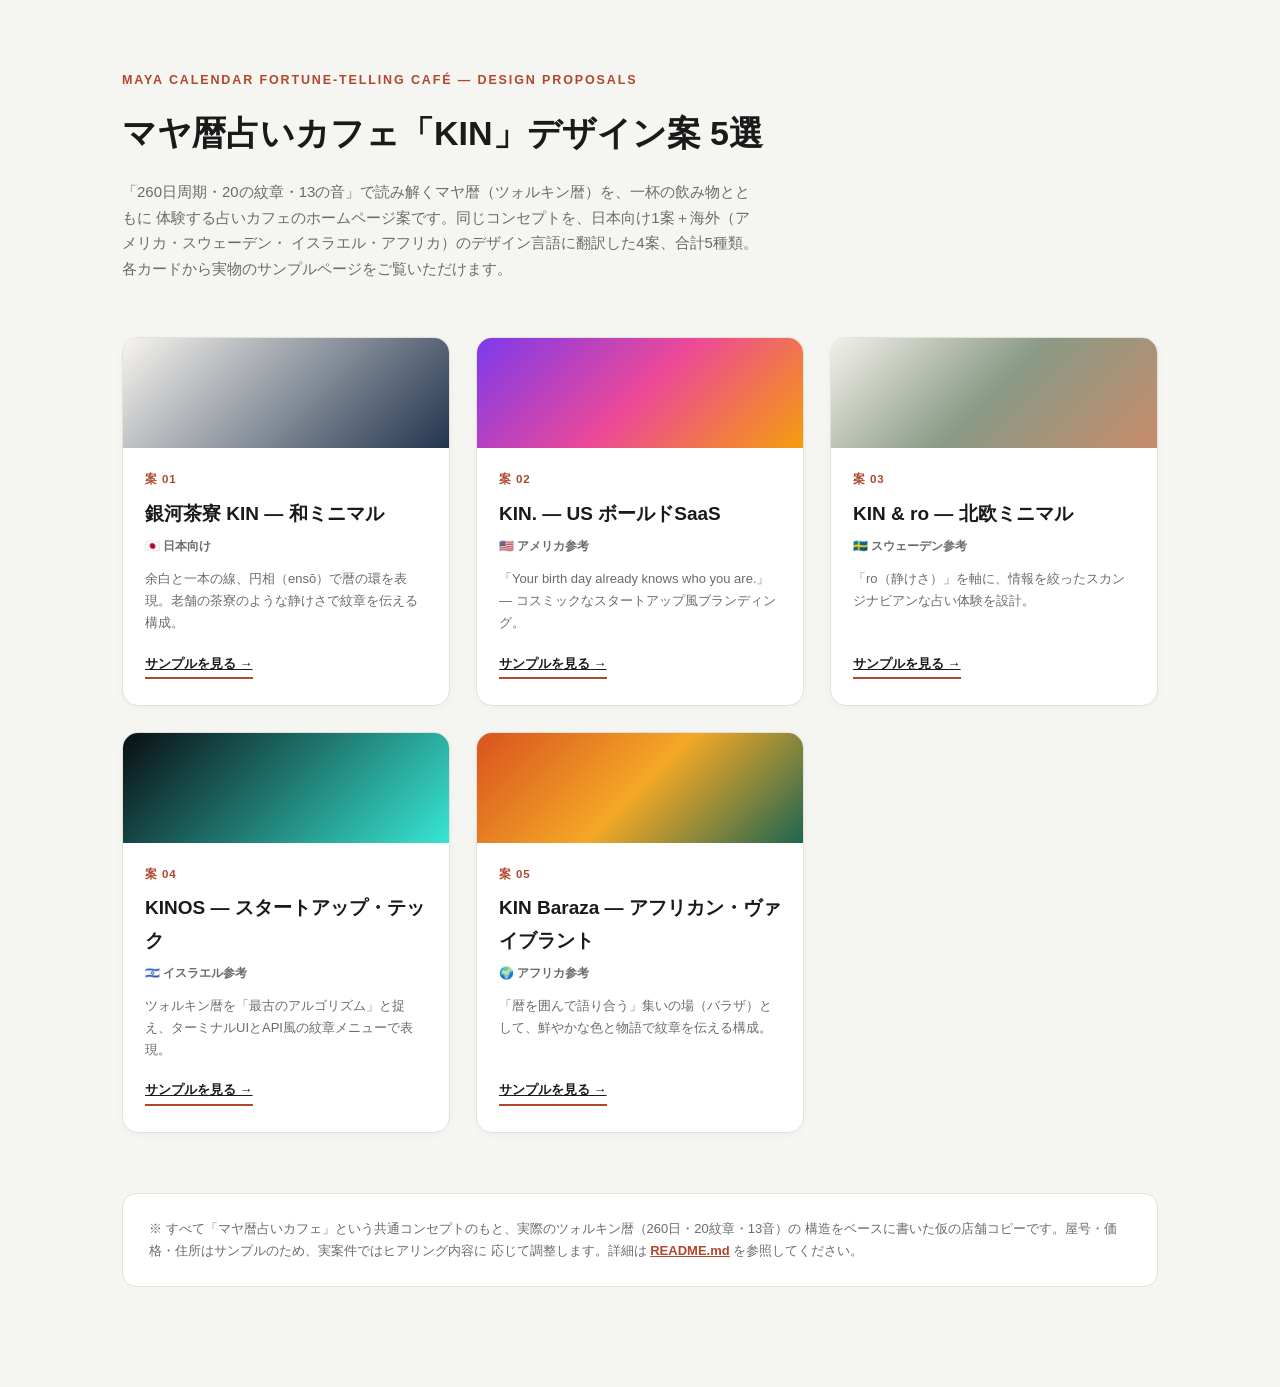
<file: portfolio-designs/index.html>
<!DOCTYPE html>
<html lang="ja">
<head>
<meta charset="UTF-8">
<meta name="viewport" content="width=device-width, initial-scale=1.0">
<title>マヤ暦占いカフェ「KIN」— デザイン案5選 ギャラリー</title>
<style>
  :root{--bg:#f5f5f2; --ink:#1a1a1a; --sub:#6b6b6b; --line:#e2e0da; --card:#fff;}
  *{box-sizing:border-box; margin:0; padding:0;}
  body{font-family:"Hiragino Kaku Gothic ProN","Yu Gothic",Arial,sans-serif; background:var(--bg); color:var(--ink); line-height:1.7;}
  .wrap{max-width:1100px; margin:0 auto; padding:70px 32px 100px;}
  header{margin-bottom:56px;}
  header .eyebrow{font-size:12.5px; letter-spacing:.15em; color:#b0472e; font-weight:800; text-transform:uppercase;}
  h1{font-size:34px; font-weight:900; margin:14px 0 16px;}
  header p{color:var(--sub); font-size:15px; max-width:640px;}
  .grid{display:grid; grid-template-columns:repeat(auto-fit, minmax(300px,1fr)); gap:26px; margin-top:50px;}
  .card{background:var(--card); border:1px solid var(--line); border-radius:16px; overflow:hidden; display:flex; flex-direction:column; box-shadow:0 2px 10px rgba(0,0,0,.03);}
  .swatch{height:110px; position:relative;}
  .s1{background:linear-gradient(135deg,#f7f4ee,#22344e);}
  .s2{background:linear-gradient(135deg,#7c3aed,#ec4899,#f59e0b);}
  .s3{background:linear-gradient(135deg,#f2f0ea,#8a9a86,#c88b6a);}
  .s4{background:linear-gradient(135deg,#0a0e12,#37e6d3);}
  .s5{background:linear-gradient(135deg,#d9531e,#f4a827,#1f6650);}
  .card .body{padding:22px 22px 26px; flex:1; display:flex; flex-direction:column;}
  .card .no{font-size:11.5px; font-weight:800; color:#b0472e; letter-spacing:.08em;}
  .card h3{font-size:19px; font-weight:800; margin:8px 0 6px;}
  .card .country{font-size:12px; color:var(--sub); font-weight:700; margin-bottom:12px;}
  .card p{font-size:13px; color:var(--sub); flex:1; margin-bottom:18px;}
  .card a{align-self:flex-start; font-size:13px; font-weight:800; color:var(--ink); border-bottom:2px solid #b0472e; padding-bottom:2px;}
  .card a:hover{color:#b0472e;}
  .note{margin-top:60px; padding:24px 26px; background:#fff; border:1px solid var(--line); border-radius:14px; font-size:13px; color:var(--sub);}
</style>
</head>
<body>
<div class="wrap">
  <header>
    <div class="eyebrow">Maya Calendar Fortune-telling Café — Design Proposals</div>
    <h1>マヤ暦占いカフェ「KIN」デザイン案 5選</h1>
    <p>「260日周期・20の紋章・13の音」で読み解くマヤ暦（ツォルキン暦）を、一杯の飲み物とともに
    体験する占いカフェのホームページ案です。同じコンセプトを、日本向け1案＋海外（アメリカ・スウェーデン・
    イスラエル・アフリカ）のデザイン言語に翻訳した4案、合計5種類。各カードから実物のサンプルページをご覧いただけます。</p>
  </header>

  <div class="grid">
    <div class="card">
      <div class="swatch s1"></div>
      <div class="body">
        <div class="no">案 01</div>
        <h3>銀河茶寮 KIN — 和ミニマル</h3>
        <div class="country">🇯🇵 日本向け</div>
        <p>余白と一本の線、円相（ensō）で暦の環を表現。老舗の茶寮のような静けさで紋章を伝える構成。</p>
        <a href="01-japan.html">サンプルを見る →</a>
      </div>
    </div>
    <div class="card">
      <div class="swatch s2"></div>
      <div class="body">
        <div class="no">案 02</div>
        <h3>KIN. — US ボールドSaaS</h3>
        <div class="country">🇺🇸 アメリカ参考</div>
        <p>「Your birth day already knows who you are.」— コスミックなスタートアップ風ブランディング。</p>
        <a href="02-usa.html">サンプルを見る →</a>
      </div>
    </div>
    <div class="card">
      <div class="swatch s3"></div>
      <div class="body">
        <div class="no">案 03</div>
        <h3>KIN &amp; ro — 北欧ミニマル</h3>
        <div class="country">🇸🇪 スウェーデン参考</div>
        <p>「ro（静けさ）」を軸に、情報を絞ったスカンジナビアンな占い体験を設計。</p>
        <a href="03-sweden.html">サンプルを見る →</a>
      </div>
    </div>
    <div class="card">
      <div class="swatch s4"></div>
      <div class="body">
        <div class="no">案 04</div>
        <h3>KINOS — スタートアップ・テック</h3>
        <div class="country">🇮🇱 イスラエル参考</div>
        <p>ツォルキン暦を「最古のアルゴリズム」と捉え、ターミナルUIとAPI風の紋章メニューで表現。</p>
        <a href="04-israel.html">サンプルを見る →</a>
      </div>
    </div>
    <div class="card">
      <div class="swatch s5"></div>
      <div class="body">
        <div class="no">案 05</div>
        <h3>KIN Baraza — アフリカン・ヴァイブラント</h3>
        <div class="country">🌍 アフリカ参考</div>
        <p>「暦を囲んで語り合う」集いの場（バラザ）として、鮮やかな色と物語で紋章を伝える構成。</p>
        <a href="05-africa.html">サンプルを見る →</a>
      </div>
    </div>
  </div>

  <div class="note">
    ※ すべて「マヤ暦占いカフェ」という共通コンセプトのもと、実際のツォルキン暦（260日・20紋章・13音）の
    構造をベースに書いた仮の店舗コピーです。屋号・価格・住所はサンプルのため、実案件ではヒアリング内容に
    応じて調整します。詳細は
    <a href="README.md" style="color:#b0472e; font-weight:700;">README.md</a> を参照してください。
  </div>
</div>
</body>
</html>
</file>
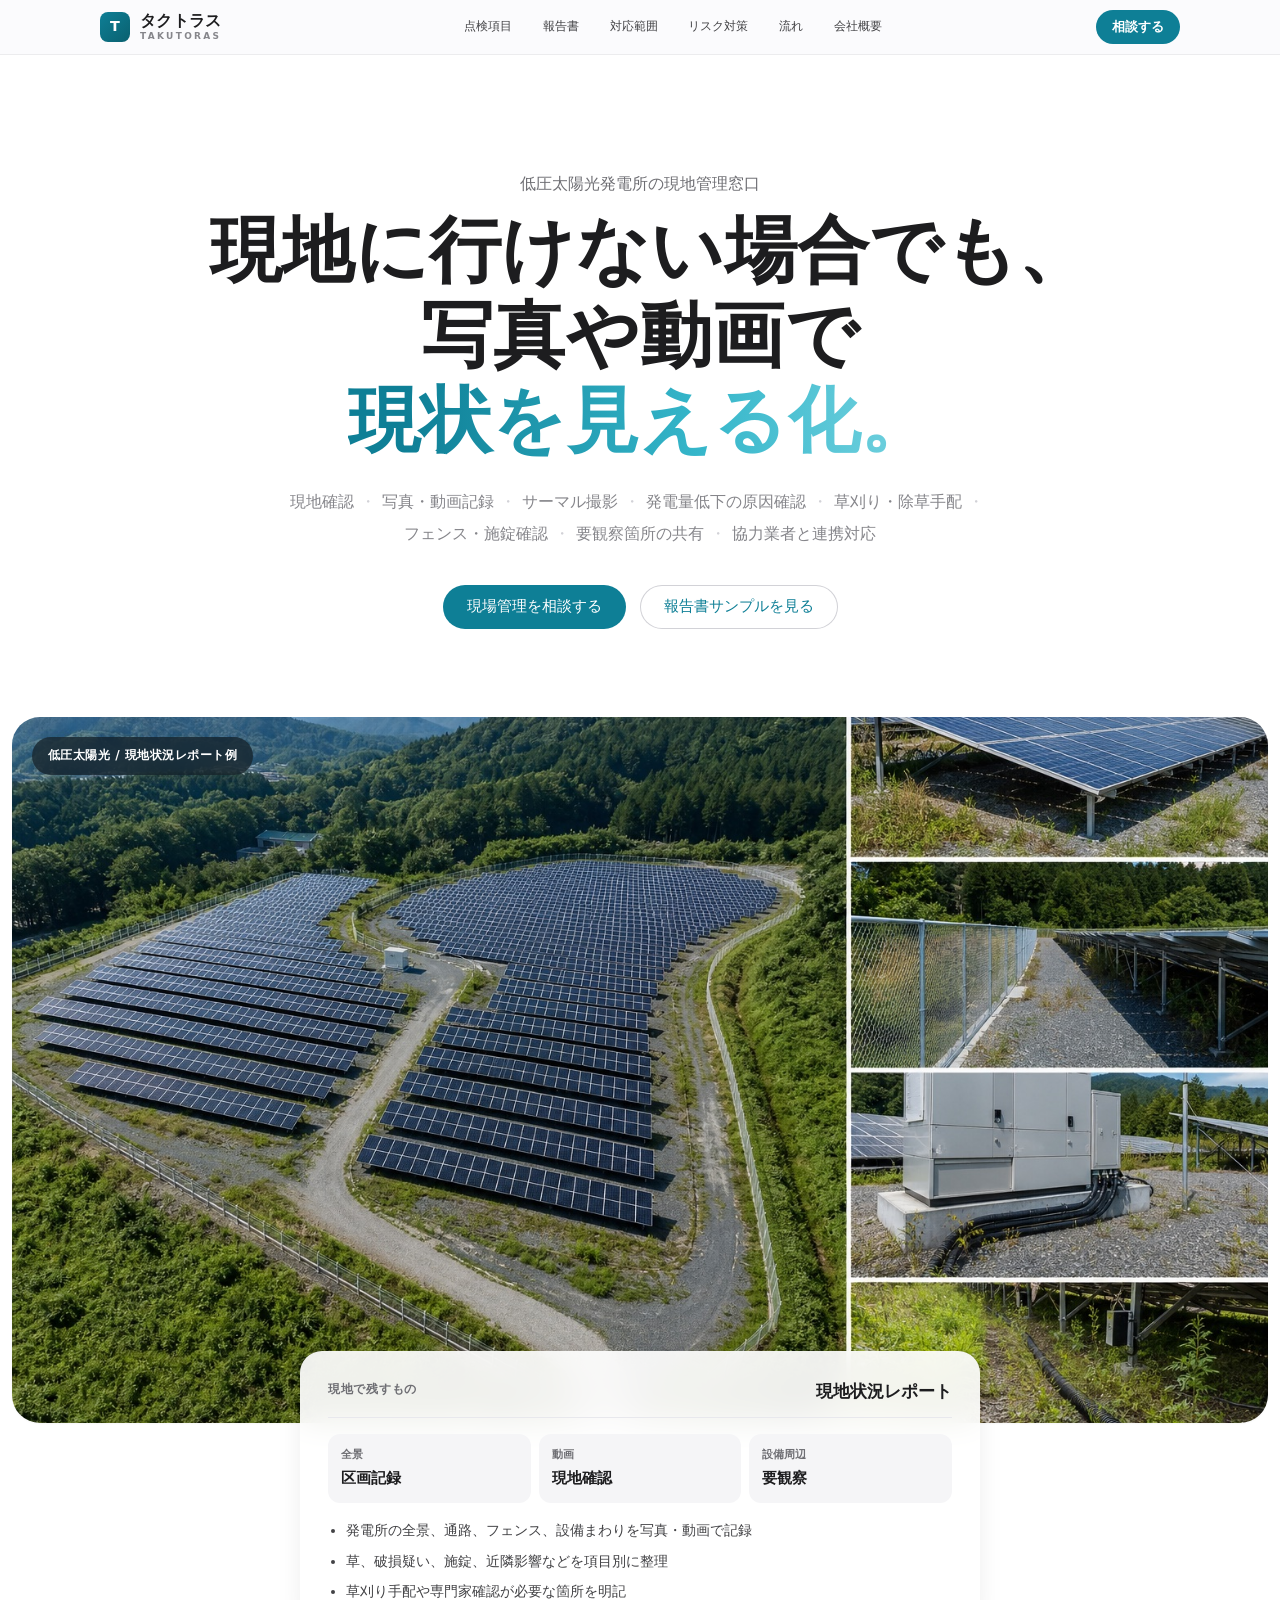
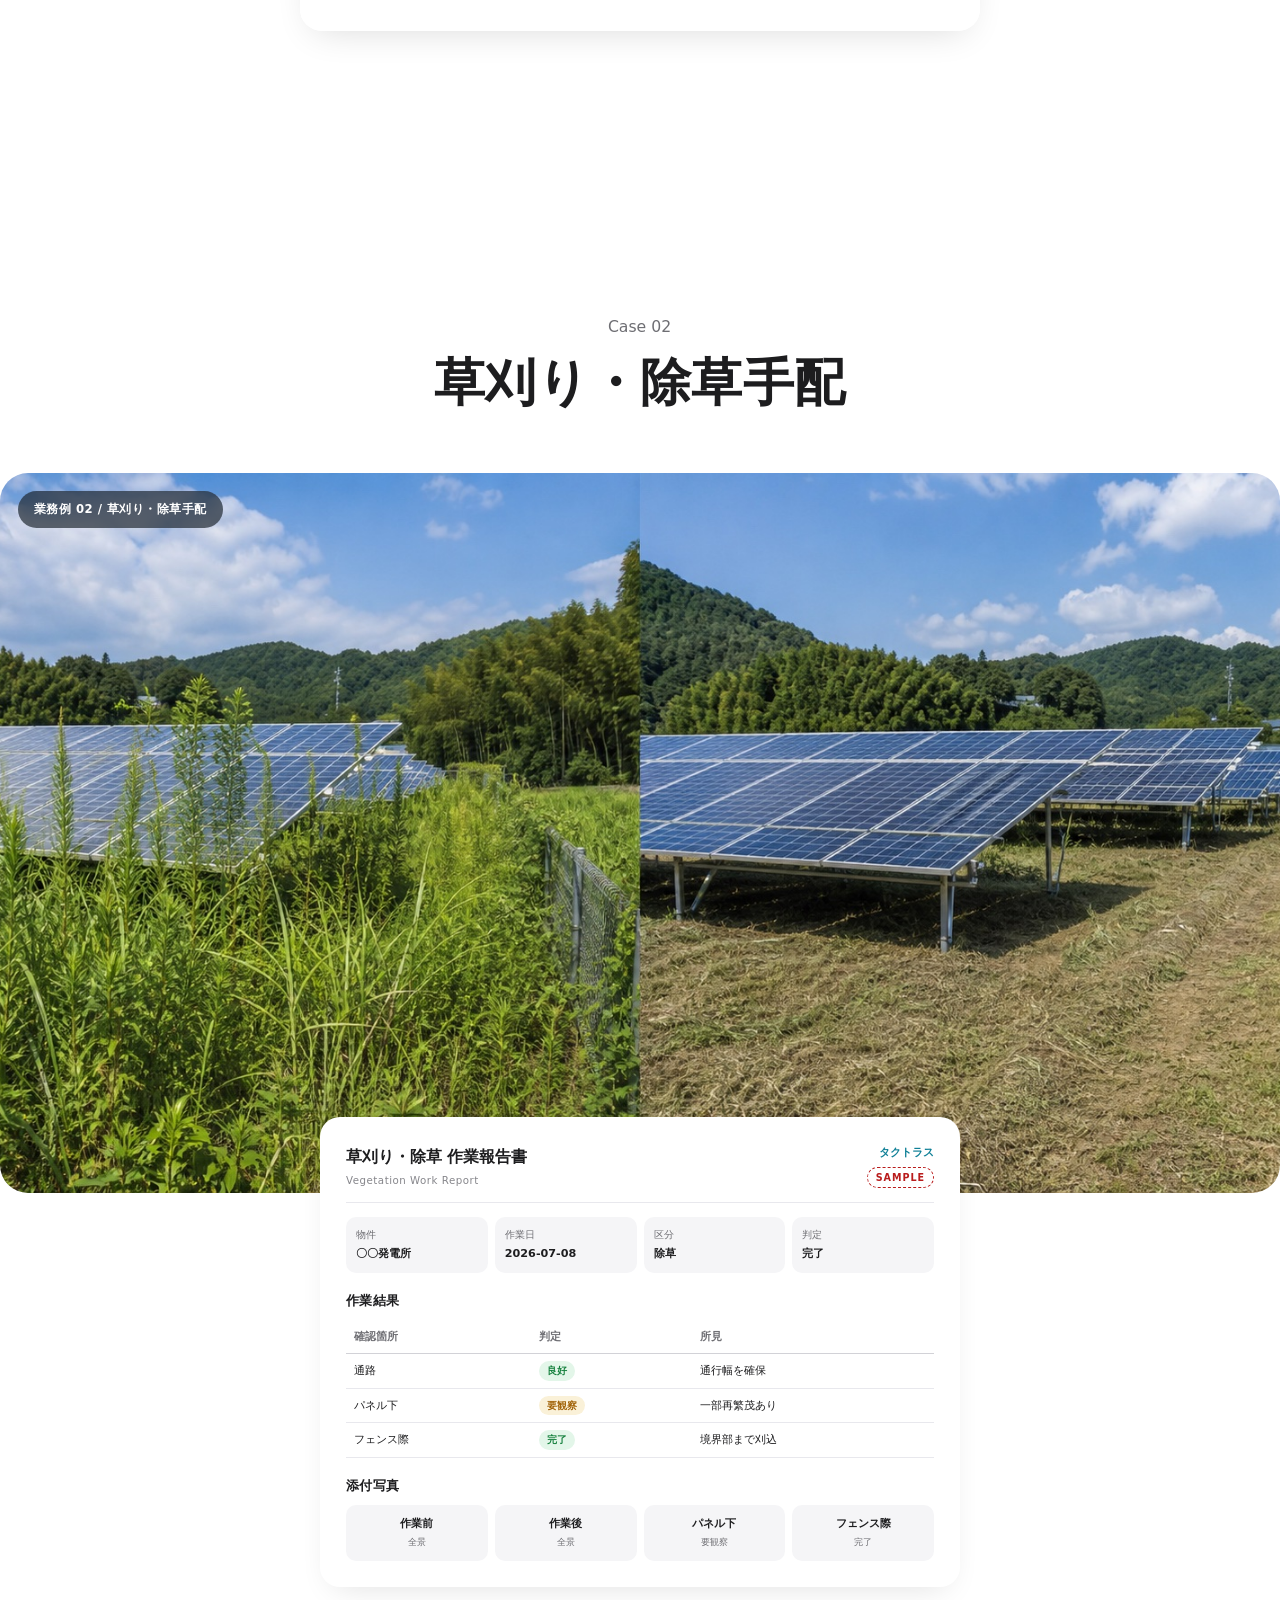
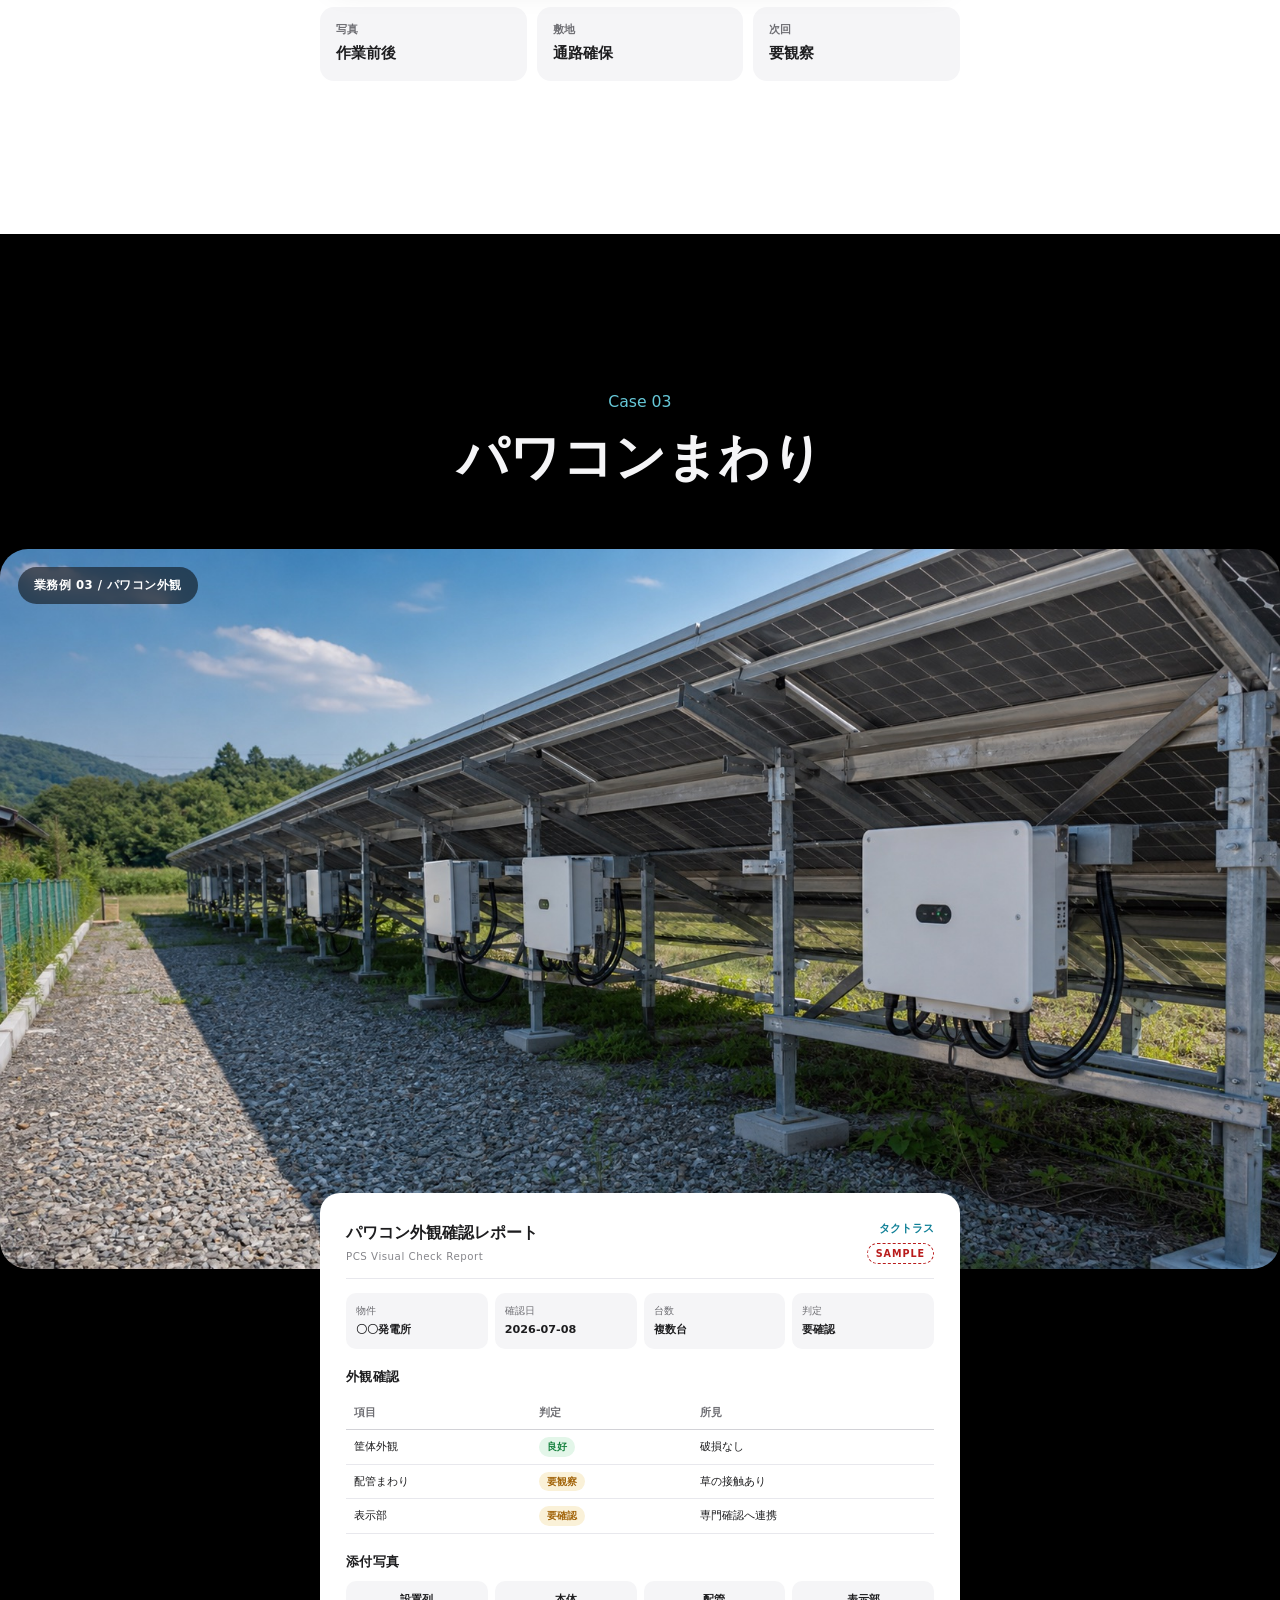
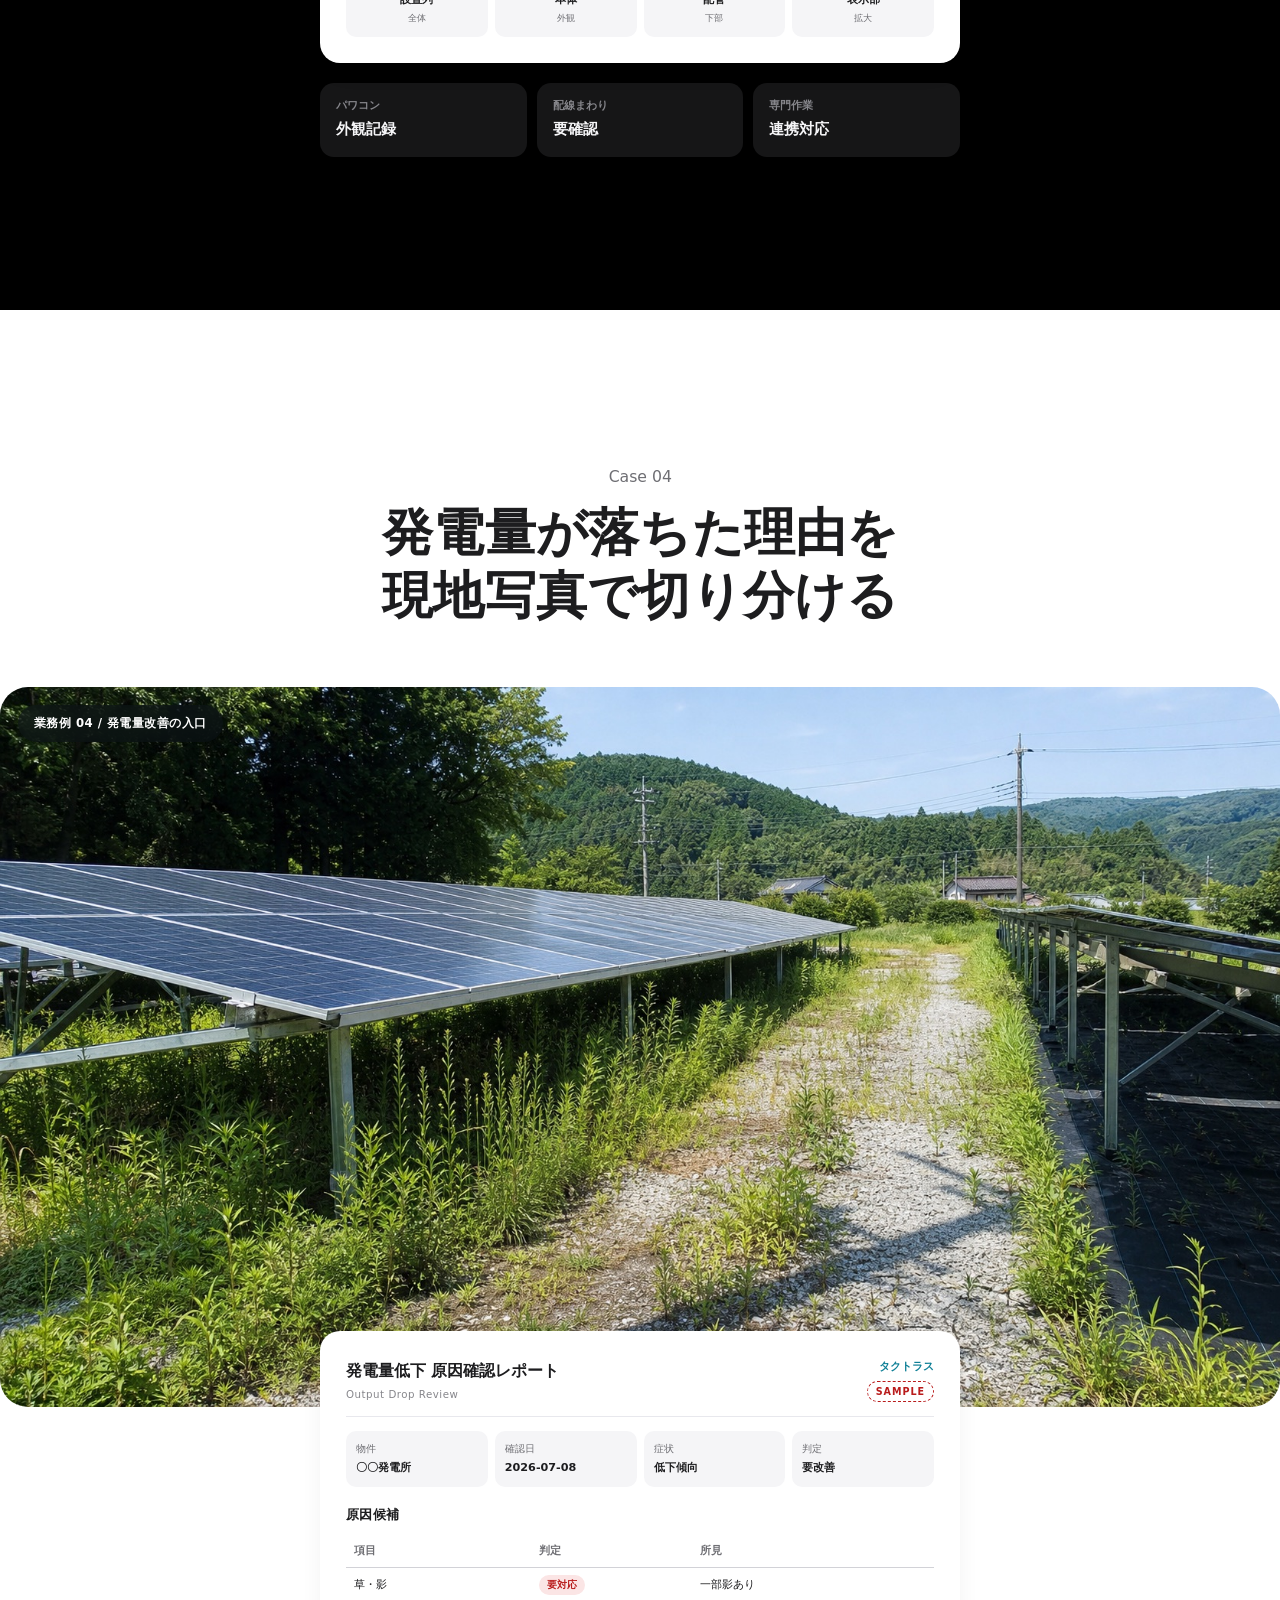
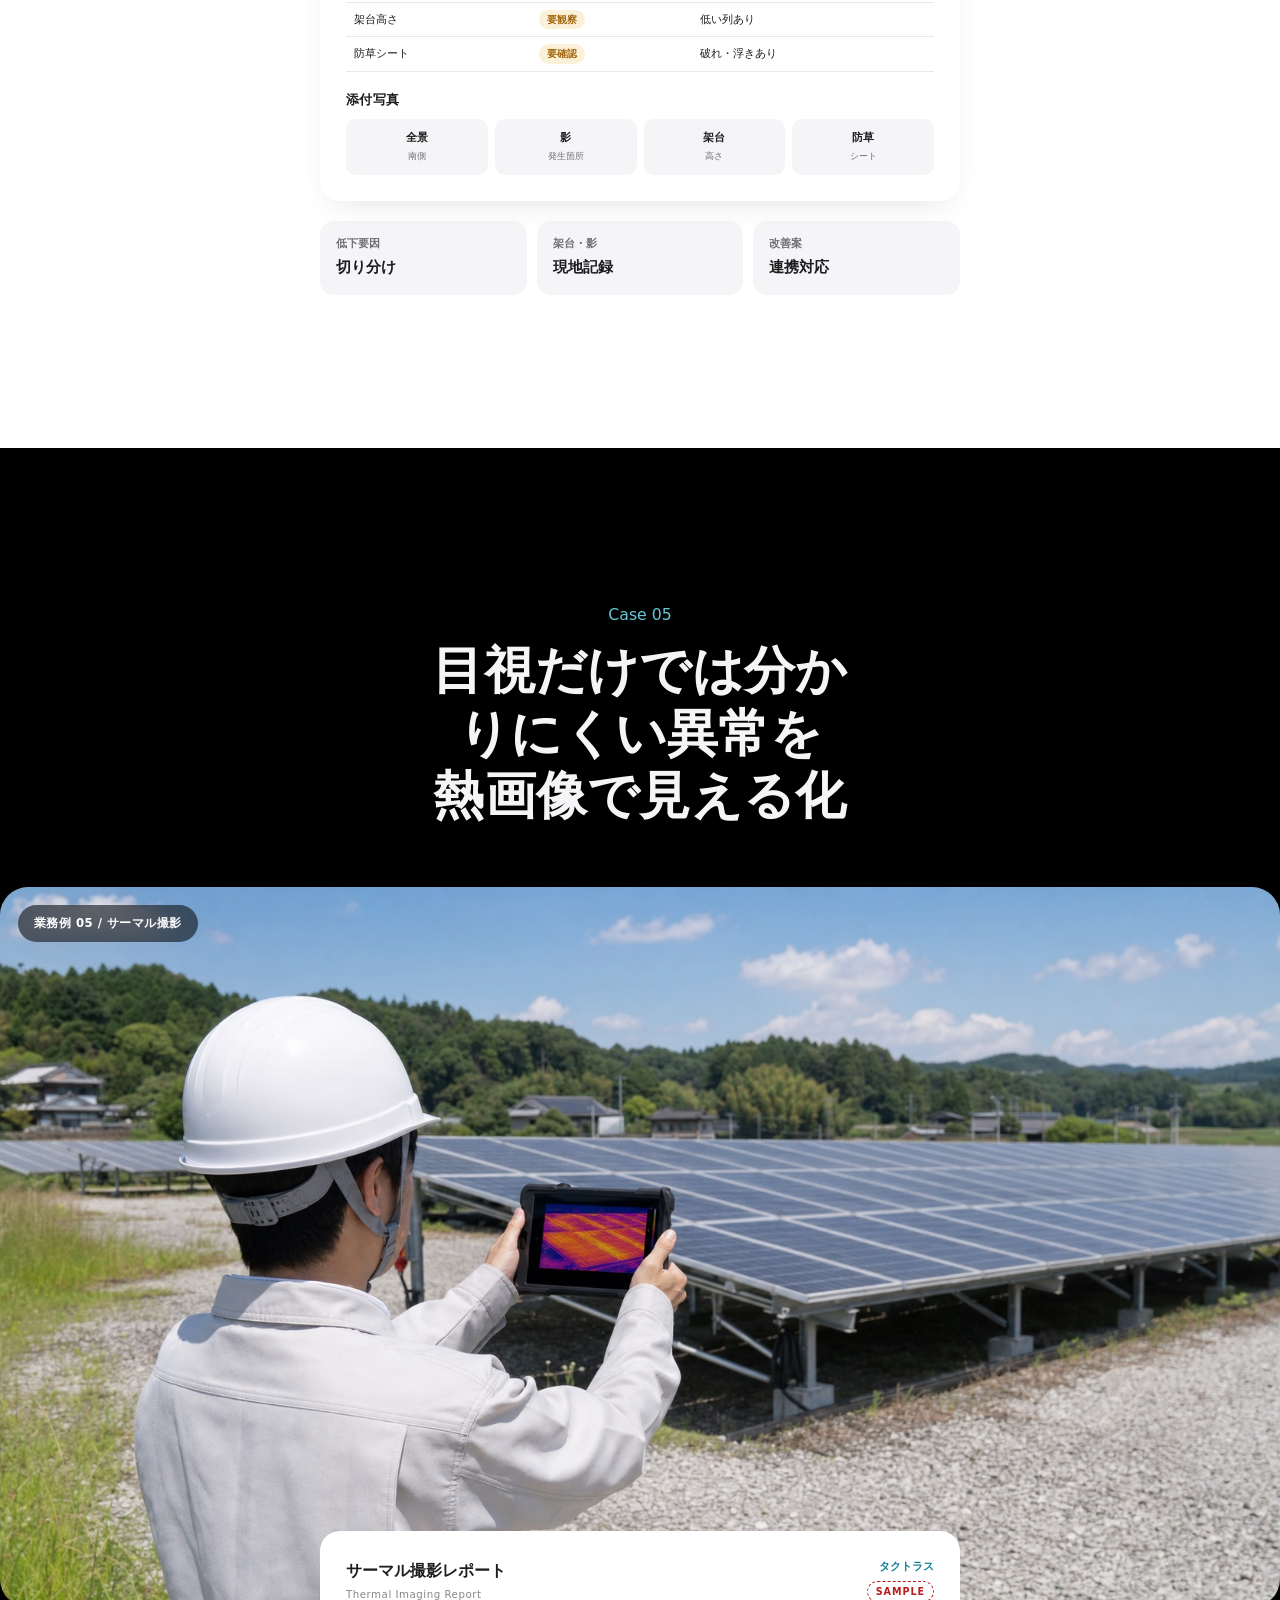
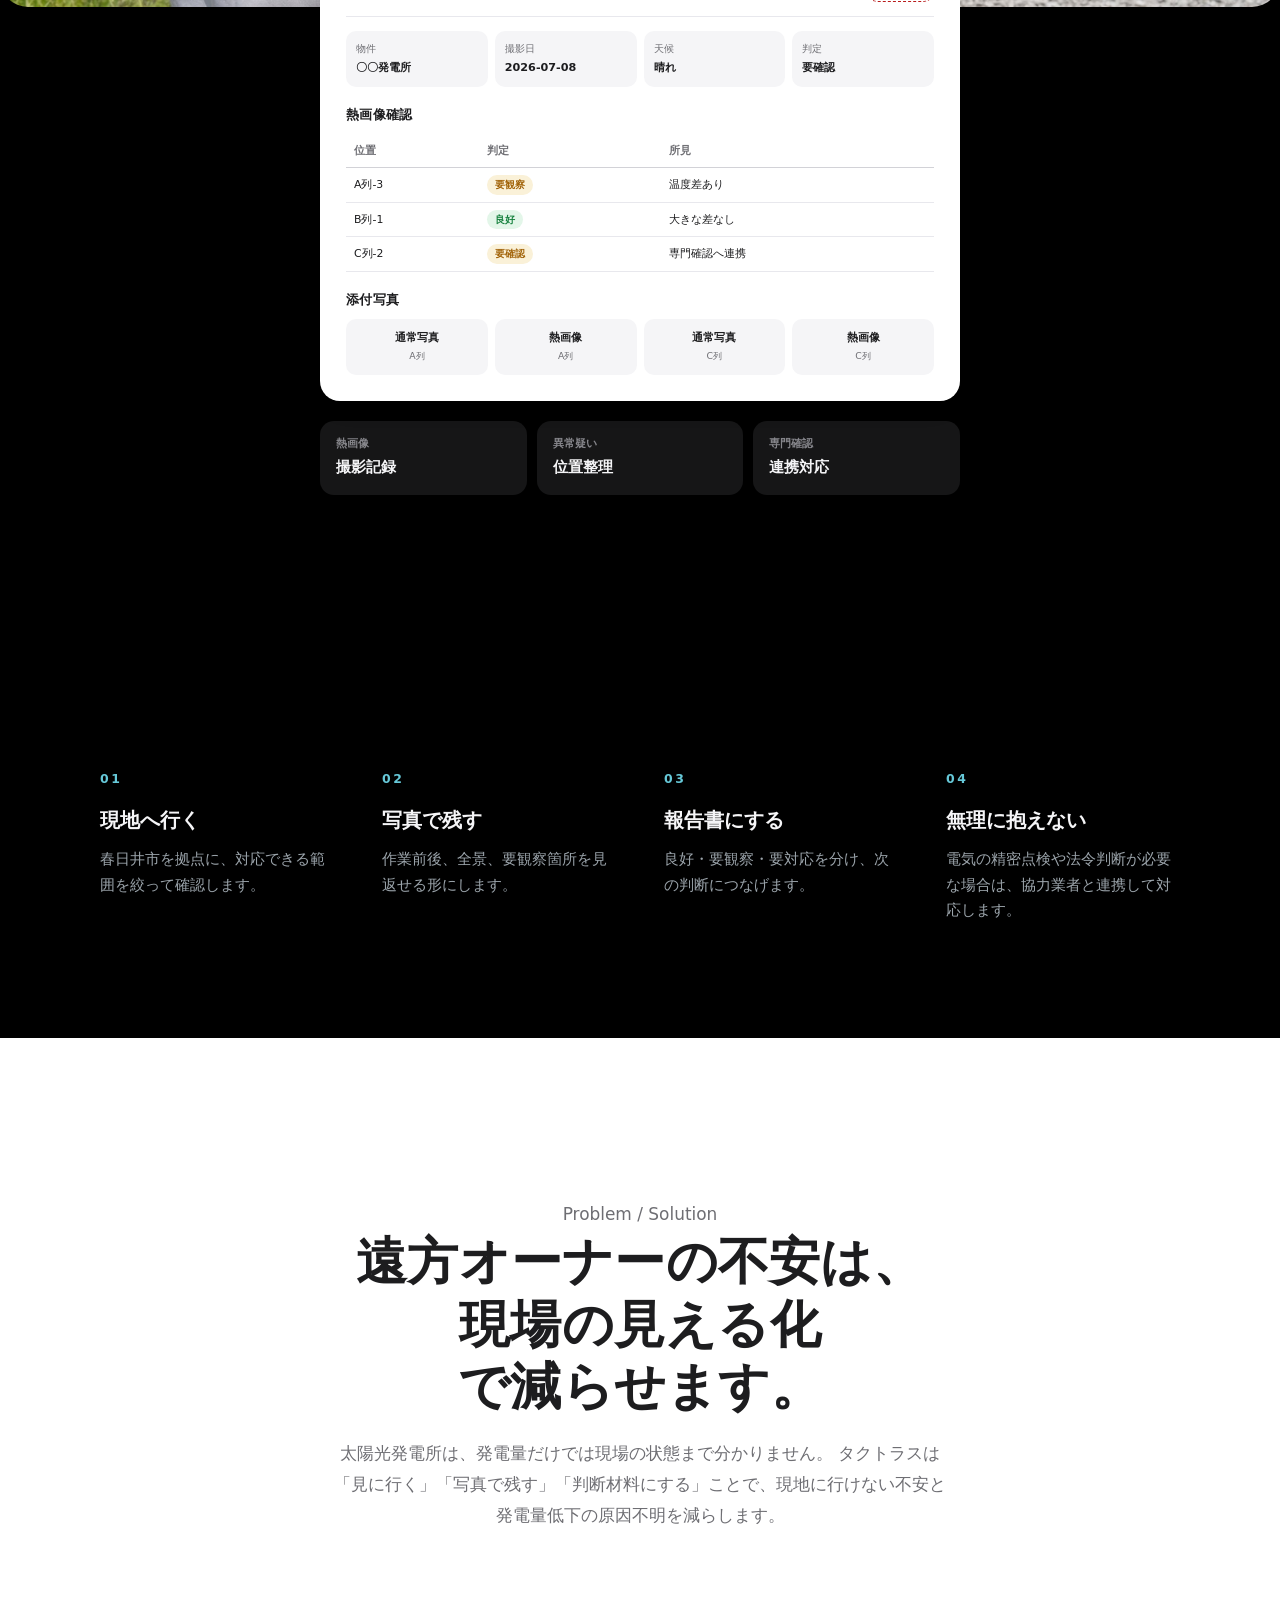
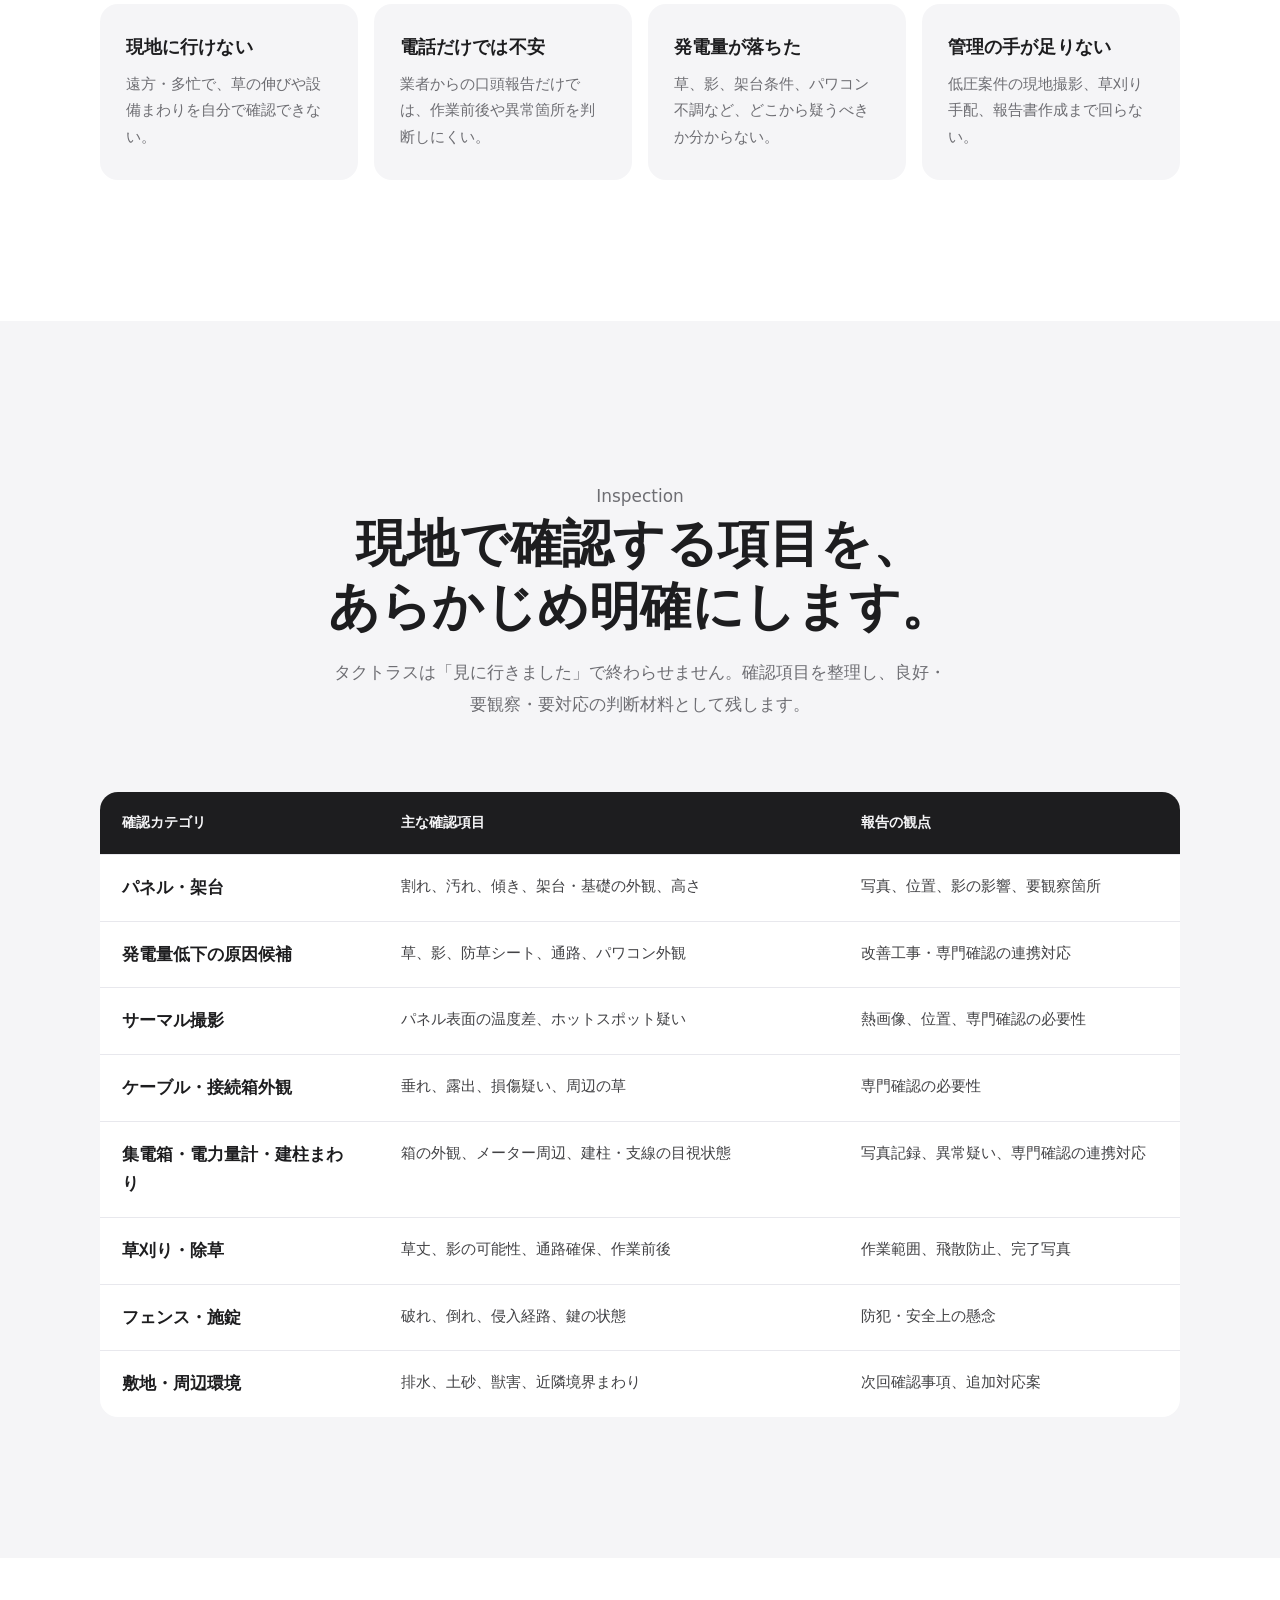
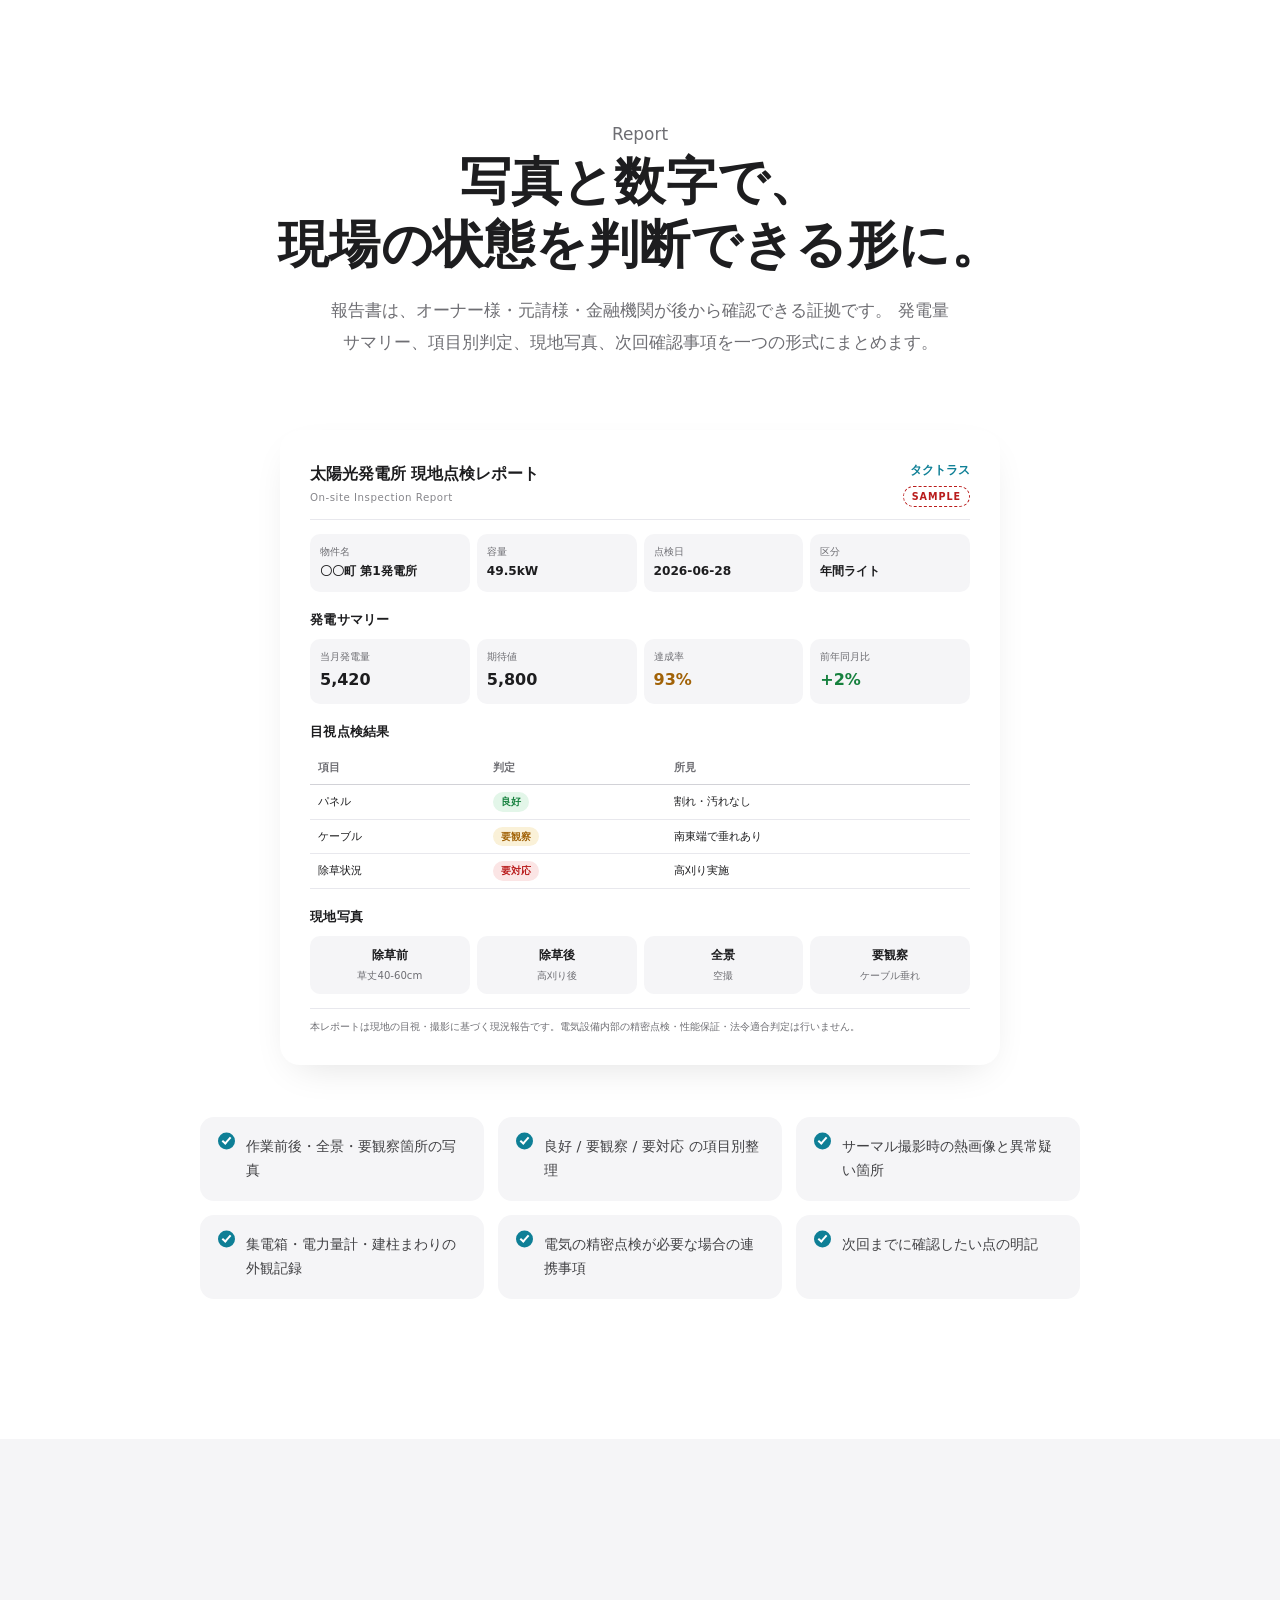
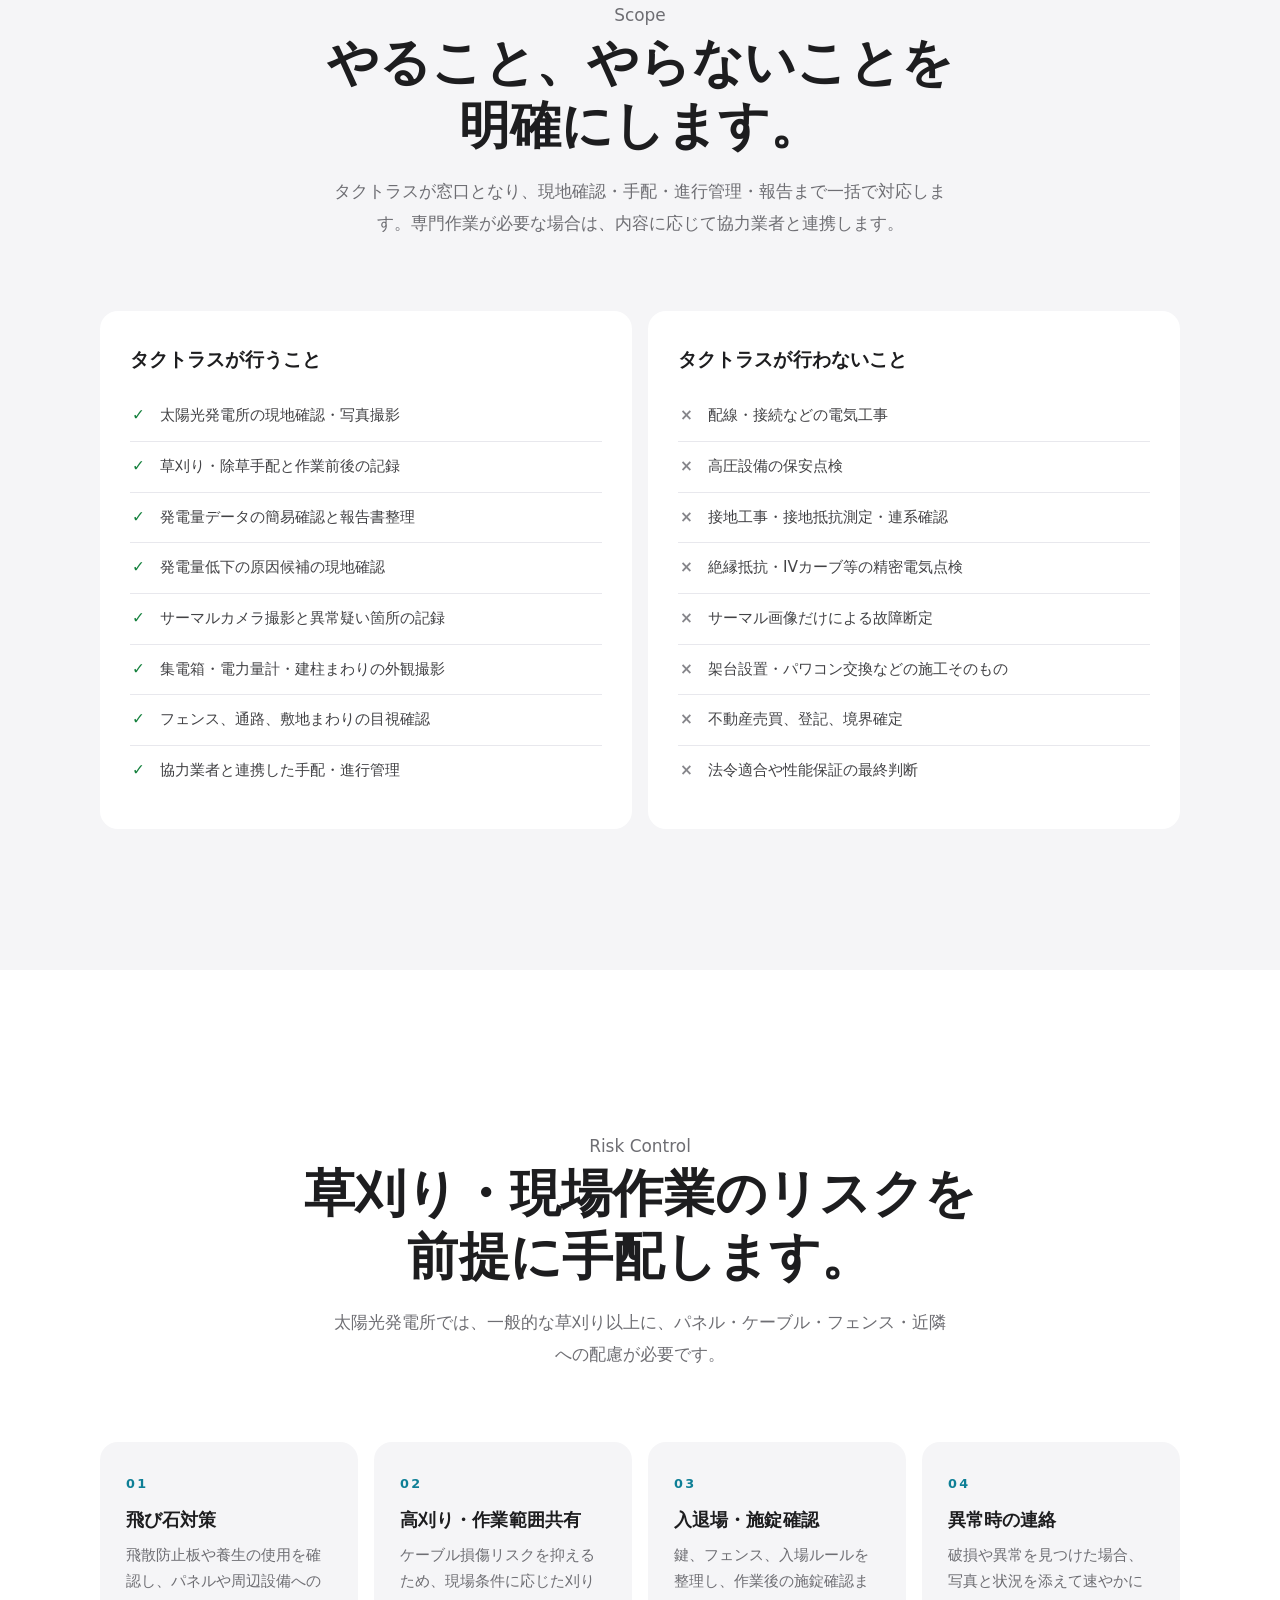
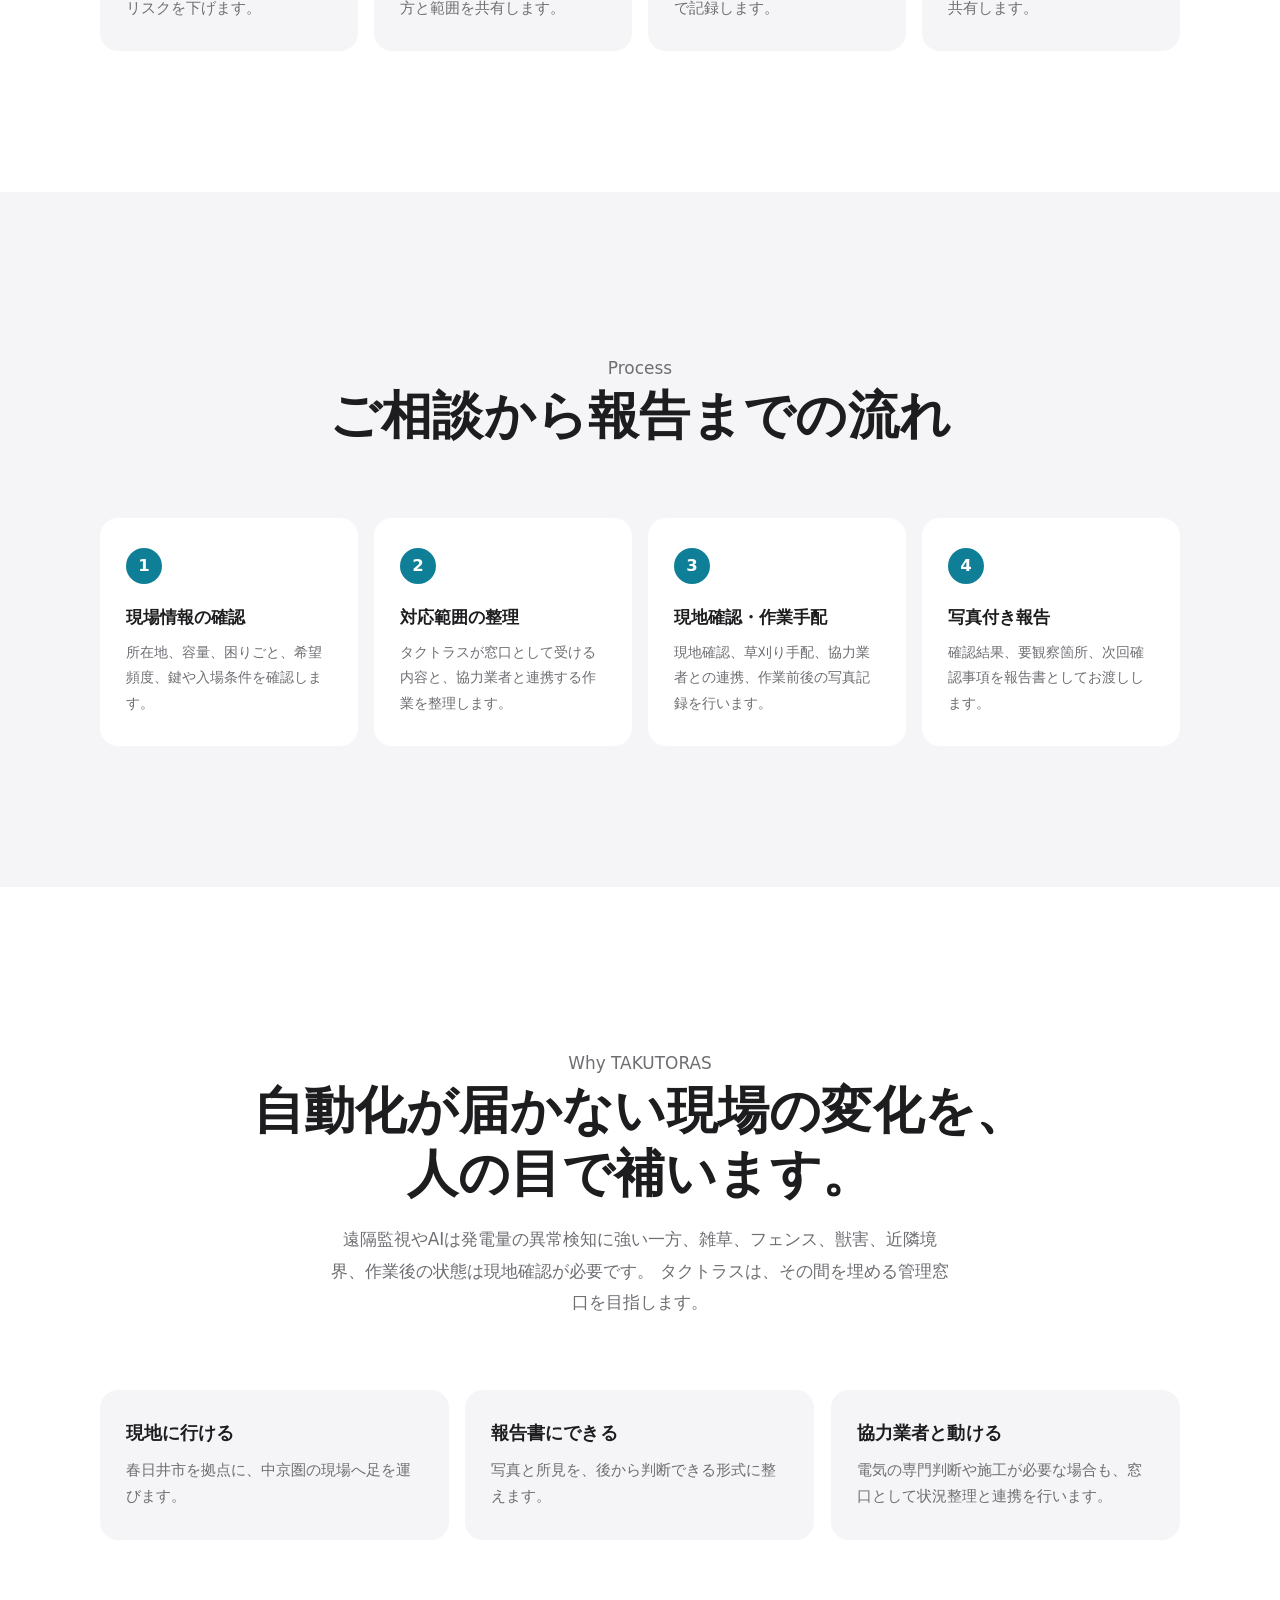
<file: takutoras-site/index.html>
<!doctype html>
<html lang="ja">
  <head>
    <meta charset="utf-8" />
    <meta name="viewport" content="width=device-width, initial-scale=1" />
    <title>タクトラス | 愛知・岐阜・三重の太陽光発電所 現地確認・発電量低下の原因確認・草刈り手配</title>
    <meta
      name="description"
      content="タクトラスは、愛知県春日井市を拠点に、太陽光発電所の現地確認、発電量低下の原因確認、草刈り手配、写真付き報告書作成を行う管理窓口です。"
    />
    <link rel="stylesheet" href="styles.css?v=20260710-apple-v2" />
  </head>
  <body>
    <header class="site-header">
      <div class="wrap nav">
        <a href="#top" class="brand" aria-label="タクトラス トップへ">
          <span class="brand-mark">T</span>
          <span class="brand-name">タクトラス<small>TAKUTORAS</small></span>
        </a>
        <nav class="nav-links" aria-label="主要ナビゲーション">
          <div class="nav-item">
            <a href="#inspection">点検項目</a>
            <div class="mega">
              <div class="mega-inner">
                <div class="mega-col">
                  <span class="mega-label">現地で確認する項目</span>
                  <a href="#insp-panel">パネル・架台</a>
                  <a href="#insp-output">発電量低下の原因候補</a>
                  <a href="#insp-thermal">サーマル撮影</a>
                  <a href="#insp-cable">ケーブル・接続箱外観</a>
                </div>
                <div class="mega-col">
                  <span class="mega-label">&nbsp;</span>
                  <a href="#insp-meter">集電箱・電力量計・建柱まわり</a>
                  <a href="#insp-mowing">草刈り・除草</a>
                  <a href="#insp-fence">フェンス・施錠</a>
                  <a href="#insp-site">敷地・周辺環境</a>
                </div>
              </div>
            </div>
          </div>
          <div class="nav-item">
            <a href="#report">報告書</a>
            <div class="mega">
              <div class="mega-inner">
                <div class="mega-col">
                  <span class="mega-label">報告書に含まれるもの</span>
                  <a href="#report">発電サマリー（実績・期待値・達成率）</a>
                  <a href="#report">項目別判定と現地写真</a>
                  <a href="#report">サーマル画像・異常疑い箇所</a>
                  <a href="#report">次回までの確認事項</a>
                </div>
              </div>
            </div>
          </div>
          <div class="nav-item">
            <a href="#scope">対応範囲</a>
            <div class="mega">
              <div class="mega-inner">
                <div class="mega-col">
                  <span class="mega-label">対応範囲</span>
                  <a href="#scope-do">タクトラスが行うこと</a>
                  <a href="#scope-dont">タクトラスが行わないこと</a>
                </div>
              </div>
            </div>
          </div>
          <div class="nav-item">
            <a href="#risk">リスク対策</a>
            <div class="mega">
              <div class="mega-inner">
                <div class="mega-col">
                  <span class="mega-label">現場のリスク対策</span>
                  <a href="#risk-stone">飛び石対策</a>
                  <a href="#risk-mowing">高刈り・作業範囲共有</a>
                  <a href="#risk-entry">入退場・施錠確認</a>
                  <a href="#risk-report">異常時の連絡</a>
                </div>
              </div>
            </div>
          </div>
          <div class="nav-item">
            <a href="#process">流れ</a>
            <div class="mega">
              <div class="mega-inner">
                <div class="mega-col">
                  <span class="mega-label">ご相談から報告まで</span>
                  <a href="#process">1. 現場情報の確認</a>
                  <a href="#process">2. 対応範囲の整理</a>
                  <a href="#process">3. 現地確認・作業手配</a>
                  <a href="#process">4. 写真付き報告</a>
                </div>
              </div>
            </div>
          </div>
          <div class="nav-item">
            <a href="#company">会社概要</a>
            <div class="mega">
              <div class="mega-inner">
                <div class="mega-col">
                  <span class="mega-label">タクトラス</span>
                  <a href="#company">代表：池田</a>
                  <a href="#company">拠点：愛知県春日井市</a>
                  <a href="#company">対応エリア：愛知・岐阜・三重</a>
                  <a href="#partners">協力業者様・専門家様へ</a>
                </div>
              </div>
            </div>
          </div>
        </nav>
        <a href="#contact" class="nav-cta">相談する</a>
      </div>
    </header>
    <div class="nav-veil" aria-hidden="true"></div>

    <main id="top">
      <section class="hero">
        <div class="wrap hero-copy">
          <p class="eyebrow"><span class="keep">低圧太陽光発電所</span>の<span class="keep">現地管理窓口</span></p>
          <h1>
            <span class="h1-line"><span class="keep">現地に行けない場合でも、</span></span>
            <span class="h1-line"><span class="keep">写真や動画で</span><span class="keep grad">現状を見える化。</span></span>
          </h1>
          <div class="service-chips" aria-label="対応業務の例">
            <span>現地確認</span>
            <span>写真・動画記録</span>
            <span>サーマル撮影</span>
            <span>発電量低下の原因確認</span>
            <span>草刈り・除草手配</span>
            <span>フェンス・施錠確認</span>
            <span>要観察箇所の共有</span>
            <span>協力業者と連携対応</span>
          </div>
          <div class="hero-actions">
            <a class="btn btn-primary" href="#contact">現場管理を相談する</a>
            <a class="btn btn-secondary" href="#report">報告書サンプルを見る</a>
          </div>
        </div>

        <div class="wrap hero-media" aria-label="低圧太陽光発電所の現地状況レポート例">
          <div class="case-label">低圧太陽光 / 現地状況レポート例</div>
          <img
            src="assets/hero-site-condition-inspection.jpg?v=20260710-premium-case"
            alt="太陽光発電所の全景、パネル、フェンス、通路、設備まわりを確認する現地状況レポートのイメージ"
          />
          <div class="hero-report-sample" aria-label="この案件の報告書サンプル">
            <div class="sample-head">
              <span>現地で残すもの</span>
              <strong>現地状況レポート</strong>
            </div>
            <div class="sample-grid">
              <div><span>全景</span><strong>区画記録</strong></div>
              <div><span>動画</span><strong>現地確認</strong></div>
              <div><span>設備周辺</span><strong>要観察</strong></div>
            </div>
            <ul>
              <li>発電所の全景、通路、フェンス、設備まわりを写真・動画で記録</li>
              <li>草、破損疑い、施錠、近隣影響などを項目別に整理</li>
              <li>草刈り手配や専門家確認が必要な箇所を明記</li>
            </ul>
          </div>
        </div>
      </section>

      <section id="case-mowing" class="case-section" aria-label="草刈り・除草手配の業務例">
        <div class="wrap case-inner">
          <div class="case-head">
            <p class="eyebrow">Case 02</p>
            <h2><span class="heading-line">草刈り・除草手配</span></h2>
          </div>
          <div class="case-card">
            <div class="case-label small">業務例 02 / 草刈り・除草手配</div>
            <img
              src="assets/hero-before-after-photo.jpg?v=20260710-mowing-case"
              alt="太陽光発電所の草刈り前後を比較する業務例イメージ"
            />
          </div>
          <div class="report-frame case-sample" aria-label="草刈り・除草手配の報告書サンプル">
            <div class="mini-sheet">
              <div class="m-head">
                <div class="m-title">草刈り・除草 作業報告書<small>Vegetation Work Report</small></div>
                <div class="m-logo">タクトラス<div class="stamp">SAMPLE</div></div>
              </div>
              <div class="mini-meta">
                <div><span class="k">物件</span><span class="v">〇〇発電所</span></div>
                <div><span class="k">作業日</span><span class="v">2026-07-08</span></div>
                <div><span class="k">区分</span><span class="v">除草</span></div>
                <div><span class="k">判定</span><span class="v">完了</span></div>
              </div>
              <h4>作業結果</h4>
              <table class="mini-table">
                <tr><th>確認箇所</th><th>判定</th><th>所見</th></tr>
                <tr><td>通路</td><td><span class="mini-badge ok">良好</span></td><td>通行幅を確保</td></tr>
                <tr><td>パネル下</td><td><span class="mini-badge warn">要観察</span></td><td>一部再繁茂あり</td></tr>
                <tr><td>フェンス際</td><td><span class="mini-badge ok">完了</span></td><td>境界部まで刈込</td></tr>
              </table>
              <h4>添付写真</h4>
              <div class="mini-photos">
                <div><span>作業前</span><small>全景</small></div>
                <div><span>作業後</span><small>全景</small></div>
                <div><span>パネル下</span><small>要観察</small></div>
                <div><span>フェンス際</span><small>完了</small></div>
              </div>
            </div>
          </div>
          <div class="case-report">
            <div><span>写真</span><strong>作業前後</strong></div>
            <div><span>敷地</span><strong>通路確保</strong></div>
            <div><span>次回</span><strong>要観察</strong></div>
          </div>
        </div>
      </section>

      <section id="case-partner" class="case-section dark" aria-label="専門家連携の業務例">
        <div class="wrap case-inner">
          <div class="case-head">
            <p class="eyebrow">Case 03</p>
            <h2><span class="heading-line">パワコンまわり</span></h2>
          </div>
          <div class="case-card equipment-case">
            <div class="case-label small">業務例 03 / パワコン外観</div>
            <img
              src="assets/case-pv-equipment-generated.jpg?v=20260710-generated-pcs"
              alt="低圧太陽光発電所の架台下に並ぶパワコンまわりの外観確認イメージ"
            />
          </div>
          <div class="report-frame case-sample" aria-label="パワコンまわりの報告書サンプル">
            <div class="mini-sheet">
              <div class="m-head">
                <div class="m-title">パワコン外観確認レポート<small>PCS Visual Check Report</small></div>
                <div class="m-logo">タクトラス<div class="stamp">SAMPLE</div></div>
              </div>
              <div class="mini-meta">
                <div><span class="k">物件</span><span class="v">〇〇発電所</span></div>
                <div><span class="k">確認日</span><span class="v">2026-07-08</span></div>
                <div><span class="k">台数</span><span class="v">複数台</span></div>
                <div><span class="k">判定</span><span class="v">要確認</span></div>
              </div>
              <h4>外観確認</h4>
              <table class="mini-table">
                <tr><th>項目</th><th>判定</th><th>所見</th></tr>
                <tr><td>筐体外観</td><td><span class="mini-badge ok">良好</span></td><td>破損なし</td></tr>
                <tr><td>配管まわり</td><td><span class="mini-badge warn">要観察</span></td><td>草の接触あり</td></tr>
                <tr><td>表示部</td><td><span class="mini-badge warn">要確認</span></td><td>専門確認へ連携</td></tr>
              </table>
              <h4>添付写真</h4>
              <div class="mini-photos">
                <div><span>設置列</span><small>全体</small></div>
                <div><span>本体</span><small>外観</small></div>
                <div><span>配管</span><small>下部</small></div>
                <div><span>表示部</span><small>拡大</small></div>
              </div>
            </div>
          </div>
          <div class="case-report">
            <div><span>パワコン</span><strong>外観記録</strong></div>
            <div><span>配線まわり</span><strong>要確認</strong></div>
            <div><span>専門作業</span><strong>連携対応</strong></div>
          </div>
        </div>
      </section>

      <section id="case-improvement" class="case-section" aria-label="発電量改善の現地診断例">
        <div class="wrap case-inner">
          <div class="case-head">
            <p class="eyebrow">Case 04</p>
            <h2><span class="heading-line">発電量が落ちた理由を</span><span class="heading-line">現地写真で切り分ける</span></h2>
          </div>
          <div class="case-card">
            <div class="case-label small">業務例 04 / 発電量改善の入口</div>
            <img
              src="assets/case-generation-improvement.jpg?v=20260710-efficiency-case"
              alt="低圧太陽光発電所で草や影や架台条件を確認する現地診断イメージ"
            />
          </div>
          <div class="report-frame case-sample" aria-label="発電量低下の原因確認レポートサンプル">
            <div class="mini-sheet">
              <div class="m-head">
                <div class="m-title">発電量低下 原因確認レポート<small>Output Drop Review</small></div>
                <div class="m-logo">タクトラス<div class="stamp">SAMPLE</div></div>
              </div>
              <div class="mini-meta">
                <div><span class="k">物件</span><span class="v">〇〇発電所</span></div>
                <div><span class="k">確認日</span><span class="v">2026-07-08</span></div>
                <div><span class="k">症状</span><span class="v">低下傾向</span></div>
                <div><span class="k">判定</span><span class="v">要改善</span></div>
              </div>
              <h4>原因候補</h4>
              <table class="mini-table">
                <tr><th>項目</th><th>判定</th><th>所見</th></tr>
                <tr><td>草・影</td><td><span class="mini-badge bad">要対応</span></td><td>一部影あり</td></tr>
                <tr><td>架台高さ</td><td><span class="mini-badge warn">要観察</span></td><td>低い列あり</td></tr>
                <tr><td>防草シート</td><td><span class="mini-badge warn">要確認</span></td><td>破れ・浮きあり</td></tr>
              </table>
              <h4>添付写真</h4>
              <div class="mini-photos">
                <div><span>全景</span><small>南側</small></div>
                <div><span>影</span><small>発生箇所</small></div>
                <div><span>架台</span><small>高さ</small></div>
                <div><span>防草</span><small>シート</small></div>
              </div>
            </div>
          </div>
          <div class="case-report">
            <div><span>低下要因</span><strong>切り分け</strong></div>
            <div><span>架台・影</span><strong>現地記録</strong></div>
            <div><span>改善案</span><strong>連携対応</strong></div>
          </div>
        </div>
      </section>

      <section id="case-thermal" class="case-section dark" aria-label="サーマルカメラ撮影の業務例">
        <div class="wrap case-inner">
          <div class="case-head">
            <p class="eyebrow">Case 05</p>
            <h2><span class="heading-line">目視だけでは分かりにくい異常を</span><span class="heading-line">熱画像で見える化</span></h2>
          </div>
          <div class="case-card">
            <div class="case-label small">業務例 05 / サーマル撮影</div>
            <img
              src="assets/case-thermal-camera.jpg?v=20260710-thermal-case"
              alt="太陽光パネルをサーマルカメラで撮影して異常疑いを確認する業務例イメージ"
            />
          </div>
          <div class="report-frame case-sample" aria-label="サーマル撮影レポートサンプル">
            <div class="mini-sheet">
              <div class="m-head">
                <div class="m-title">サーマル撮影レポート<small>Thermal Imaging Report</small></div>
                <div class="m-logo">タクトラス<div class="stamp">SAMPLE</div></div>
              </div>
              <div class="mini-meta">
                <div><span class="k">物件</span><span class="v">〇〇発電所</span></div>
                <div><span class="k">撮影日</span><span class="v">2026-07-08</span></div>
                <div><span class="k">天候</span><span class="v">晴れ</span></div>
                <div><span class="k">判定</span><span class="v">要確認</span></div>
              </div>
              <h4>熱画像確認</h4>
              <table class="mini-table">
                <tr><th>位置</th><th>判定</th><th>所見</th></tr>
                <tr><td>A列-3</td><td><span class="mini-badge warn">要観察</span></td><td>温度差あり</td></tr>
                <tr><td>B列-1</td><td><span class="mini-badge ok">良好</span></td><td>大きな差なし</td></tr>
                <tr><td>C列-2</td><td><span class="mini-badge warn">要確認</span></td><td>専門確認へ連携</td></tr>
              </table>
              <h4>添付写真</h4>
              <div class="mini-photos">
                <div><span>通常写真</span><small>A列</small></div>
                <div><span>熱画像</span><small>A列</small></div>
                <div><span>通常写真</span><small>C列</small></div>
                <div><span>熱画像</span><small>C列</small></div>
              </div>
            </div>
          </div>
          <div class="case-report">
            <div><span>熱画像</span><strong>撮影記録</strong></div>
            <div><span>異常疑い</span><strong>位置整理</strong></div>
            <div><span>専門確認</span><strong>連携対応</strong></div>
          </div>
        </div>
      </section>

      <section id="proof" class="proof-strip" aria-label="信頼情報">
        <div class="wrap proof-grid">
          <div class="proof-item">
            <span>01</span>
            <strong>現地へ行く</strong>
            <p>春日井市を拠点に、対応できる範囲を絞って確認します。</p>
          </div>
          <div class="proof-item">
            <span>02</span>
            <strong>写真で残す</strong>
            <p>作業前後、全景、要観察箇所を見返せる形にします。</p>
          </div>
          <div class="proof-item">
            <span>03</span>
            <strong>報告書にする</strong>
            <p>良好・要観察・要対応を分け、次の判断につなげます。</p>
          </div>
          <div class="proof-item">
            <span>04</span>
            <strong>無理に抱えない</strong>
            <p>電気の精密点検や法令判断が必要な場合は、協力業者と連携して対応します。</p>
          </div>
        </div>
      </section>

      <section class="section problem-section">
        <div class="wrap">
          <div class="section-head">
            <p class="eyebrow">Problem / Solution</p>
            <h2><span class="heading-line">遠方オーナーの不安は、</span><span class="heading-line">現場の見える化で減らせます。</span></h2>
            <p>
              太陽光発電所は、発電量だけでは現場の状態まで分かりません。
              タクトラスは「見に行く」「写真で残す」「判断材料にする」ことで、現地に行けない不安と発電量低下の原因不明を減らします。
            </p>
          </div>
          <div class="audience-grid">
            <article>
              <h3>現地に行けない</h3>
              <p>遠方・多忙で、草の伸びや設備まわりを自分で確認できない。</p>
            </article>
            <article>
              <h3>電話だけでは不安</h3>
              <p>業者からの口頭報告だけでは、作業前後や異常箇所を判断しにくい。</p>
            </article>
            <article>
              <h3>発電量が落ちた</h3>
              <p>草、影、架台条件、パワコン不調など、どこから疑うべきか分からない。</p>
            </article>
            <article>
              <h3>管理の手が足りない</h3>
              <p>低圧案件の現地撮影、草刈り手配、報告書作成まで回らない。</p>
            </article>
          </div>
        </div>
      </section>

      <section id="inspection" class="section muted">
        <div class="wrap">
          <div class="section-head wide">
            <p class="eyebrow">Inspection</p>
            <h2><span class="heading-line">現地で確認する項目を、</span><span class="heading-line">あらかじめ明確にします。</span></h2>
            <p>
              タクトラスは「見に行きました」で終わらせません。確認項目を整理し、良好・要観察・要対応の判断材料として残します。
            </p>
          </div>
          <div class="inspection-table">
            <div class="table-row table-head">
              <div>確認カテゴリ</div>
              <div>主な確認項目</div>
              <div>報告の観点</div>
            </div>
            <div class="table-row" id="insp-panel">
              <div>パネル・架台</div>
              <div>割れ、汚れ、傾き、架台・基礎の外観、高さ</div>
              <div>写真、位置、影の影響、要観察箇所</div>
            </div>
            <div class="table-row" id="insp-output">
              <div>発電量低下の原因候補</div>
              <div>草、影、防草シート、通路、パワコン外観</div>
              <div>改善工事・専門確認の連携対応</div>
            </div>
            <div class="table-row" id="insp-thermal">
              <div>サーマル撮影</div>
              <div>パネル表面の温度差、ホットスポット疑い</div>
              <div>熱画像、位置、専門確認の必要性</div>
            </div>
            <div class="table-row" id="insp-cable">
              <div>ケーブル・接続箱外観</div>
              <div>垂れ、露出、損傷疑い、周辺の草</div>
              <div>専門確認の必要性</div>
            </div>
            <div class="table-row" id="insp-meter">
              <div>集電箱・電力量計・建柱まわり</div>
              <div>箱の外観、メーター周辺、建柱・支線の目視状態</div>
              <div>写真記録、異常疑い、専門確認の連携対応</div>
            </div>
            <div class="table-row" id="insp-mowing">
              <div>草刈り・除草</div>
              <div>草丈、影の可能性、通路確保、作業前後</div>
              <div>作業範囲、飛散防止、完了写真</div>
            </div>
            <div class="table-row" id="insp-fence">
              <div>フェンス・施錠</div>
              <div>破れ、倒れ、侵入経路、鍵の状態</div>
              <div>防犯・安全上の懸念</div>
            </div>
            <div class="table-row" id="insp-site">
              <div>敷地・周辺環境</div>
              <div>排水、土砂、獣害、近隣境界まわり</div>
              <div>次回確認事項、追加対応案</div>
            </div>
          </div>
        </div>
      </section>

      <section id="report" class="section">
        <div class="wrap">
          <div class="section-head wide">
            <p class="eyebrow">Report</p>
            <h2><span class="heading-line">写真と数字で、</span><span class="heading-line">現場の状態を判断できる形に。</span></h2>
            <p>
              報告書は、オーナー様・元請様・金融機関が後から確認できる証拠です。
              発電量サマリー、項目別判定、現地写真、次回確認事項を一つの形式にまとめます。
            </p>
          </div>

          <div class="report-frame report-main" aria-label="報告書サンプル">
            <div class="mini-sheet">
              <div class="m-head">
                <div class="m-title">太陽光発電所 現地点検レポート<small>On-site Inspection Report</small></div>
                <div class="m-logo">タクトラス<div class="stamp">SAMPLE</div></div>
              </div>
              <div class="mini-meta">
                <div><span class="k">物件名</span><span class="v">〇〇町 第1発電所</span></div>
                <div><span class="k">容量</span><span class="v">49.5kW</span></div>
                <div><span class="k">点検日</span><span class="v">2026-06-28</span></div>
                <div><span class="k">区分</span><span class="v">年間ライト</span></div>
              </div>
              <h4>発電サマリー</h4>
              <div class="mini-kpis">
                <div class="mini-kpi"><div class="lab">当月発電量</div><div class="num">5,420</div></div>
                <div class="mini-kpi"><div class="lab">期待値</div><div class="num">5,800</div></div>
                <div class="mini-kpi warn"><div class="lab">達成率</div><div class="num">93%</div></div>
                <div class="mini-kpi good"><div class="lab">前年同月比</div><div class="num">+2%</div></div>
              </div>
              <h4>目視点検結果</h4>
              <table class="mini-table">
                <tr><th>項目</th><th>判定</th><th>所見</th></tr>
                <tr><td>パネル</td><td><span class="mini-badge ok">良好</span></td><td>割れ・汚れなし</td></tr>
                <tr><td>ケーブル</td><td><span class="mini-badge warn">要観察</span></td><td>南東端で垂れあり</td></tr>
                <tr><td>除草状況</td><td><span class="mini-badge bad">要対応</span></td><td>高刈り実施</td></tr>
              </table>
              <h4>現地写真</h4>
              <div class="mini-photos">
                <div><span>除草前</span><small>草丈40-60cm</small></div>
                <div><span>除草後</span><small>高刈り後</small></div>
                <div><span>全景</span><small>空撮</small></div>
                <div><span>要観察</span><small>ケーブル垂れ</small></div>
              </div>
              <p class="mini-disc">本レポートは現地の目視・撮影に基づく現況報告です。電気設備内部の精密点検・性能保証・法令適合判定は行いません。</p>
            </div>
          </div>

          <ul class="check-list">
            <li>作業前後・全景・要観察箇所の写真</li>
            <li>良好 / 要観察 / 要対応 の項目別整理</li>
            <li>サーマル撮影時の熱画像と異常疑い箇所</li>
            <li>集電箱・電力量計・建柱まわりの外観記録</li>
            <li>電気の精密点検が必要な場合の連携事項</li>
            <li>次回までに確認したい点の明記</li>
          </ul>
        </div>
      </section>

      <section id="scope" class="section muted">
        <div class="wrap">
          <div class="section-head wide">
            <p class="eyebrow">Scope</p>
            <h2><span class="heading-line">やること、やらないことを</span><span class="heading-line">明確にします。</span></h2>
            <p>タクトラスが窓口となり、現地確認・手配・進行管理・報告まで一括で対応します。専門作業が必要な場合は、内容に応じて協力業者と連携します。</p>
          </div>
          <div class="scope-grid">
            <div class="scope-card do" id="scope-do">
              <h3>タクトラスが行うこと</h3>
              <ul>
                <li>太陽光発電所の現地確認・写真撮影</li>
                <li>草刈り・除草手配と作業前後の記録</li>
                <li>発電量データの簡易確認と報告書整理</li>
                <li>発電量低下の原因候補の現地確認</li>
                <li>サーマルカメラ撮影と異常疑い箇所の記録</li>
                <li>集電箱・電力量計・建柱まわりの外観撮影</li>
                <li>フェンス、通路、敷地まわりの目視確認</li>
                <li>協力業者と連携した手配・進行管理</li>
              </ul>
            </div>
            <div class="scope-card dont" id="scope-dont">
              <h3>タクトラスが行わないこと</h3>
              <ul>
                <li>配線・接続などの電気工事</li>
                <li>高圧設備の保安点検</li>
                <li>接地工事・接地抵抗測定・連系確認</li>
                <li>絶縁抵抗・IVカーブ等の精密電気点検</li>
                <li>サーマル画像だけによる故障断定</li>
                <li>架台設置・パワコン交換などの施工そのもの</li>
                <li>不動産売買、登記、境界確定</li>
                <li>法令適合や性能保証の最終判断</li>
              </ul>
            </div>
          </div>
        </div>
      </section>

      <section id="risk" class="section">
        <div class="wrap">
          <div class="section-head wide">
            <p class="eyebrow">Risk Control</p>
            <h2><span class="heading-line">草刈り・現場作業のリスクを</span><span class="heading-line">前提に手配します。</span></h2>
            <p>太陽光発電所では、一般的な草刈り以上に、パネル・ケーブル・フェンス・近隣への配慮が必要です。</p>
          </div>
          <div class="risk-grid">
            <article id="risk-stone">
              <span>01</span>
              <h3>飛び石対策</h3>
              <p>飛散防止板や養生の使用を確認し、パネルや周辺設備へのリスクを下げます。</p>
            </article>
            <article id="risk-mowing">
              <span>02</span>
              <h3>高刈り・作業範囲共有</h3>
              <p>ケーブル損傷リスクを抑えるため、現場条件に応じた刈り方と範囲を共有します。</p>
            </article>
            <article id="risk-entry">
              <span>03</span>
              <h3>入退場・施錠確認</h3>
              <p>鍵、フェンス、入場ルールを整理し、作業後の施錠確認まで記録します。</p>
            </article>
            <article id="risk-report">
              <span>04</span>
              <h3>異常時の連絡</h3>
              <p>破損や異常を見つけた場合、写真と状況を添えて速やかに共有します。</p>
            </article>
          </div>
        </div>
      </section>

      <section id="process" class="section muted">
        <div class="wrap">
          <div class="section-head wide">
            <p class="eyebrow">Process</p>
            <h2>ご相談から報告までの流れ</h2>
          </div>
          <ol class="process-list">
            <li><span>1</span><strong>現場情報の確認</strong><p>所在地、容量、困りごと、希望頻度、鍵や入場条件を確認します。</p></li>
            <li><span>2</span><strong>対応範囲の整理</strong><p>タクトラスが窓口として受ける内容と、協力業者と連携する作業を整理します。</p></li>
            <li><span>3</span><strong>現地確認・作業手配</strong><p>現地確認、草刈り手配、協力業者との連携、作業前後の写真記録を行います。</p></li>
            <li><span>4</span><strong>写真付き報告</strong><p>確認結果、要観察箇所、次回確認事項を報告書としてお渡しします。</p></li>
          </ol>
        </div>
      </section>

      <section id="why" class="section">
        <div class="wrap">
          <div class="section-head wide">
            <p class="eyebrow">Why TAKUTORAS</p>
            <h2><span class="heading-line">自動化が届かない現場の変化を、</span><span class="heading-line">人の目で補います。</span></h2>
            <p>
              遠隔監視やAIは発電量の異常検知に強い一方、雑草、フェンス、獣害、近隣境界、作業後の状態は現地確認が必要です。
              タクトラスは、その間を埋める管理窓口を目指します。
            </p>
          </div>
          <div class="why-grid">
            <article><h3>現地に行ける</h3><p>春日井市を拠点に、中京圏の現場へ足を運びます。</p></article>
            <article><h3>報告書にできる</h3><p>写真と所見を、後から判断できる形式に整えます。</p></article>
            <article><h3>協力業者と動ける</h3><p>電気の専門判断や施工が必要な場合も、窓口として状況整理と連携を行います。</p></article>
          </div>
        </div>
      </section>

      <section id="company" class="section muted">
        <div class="wrap">
          <div class="section-head">
            <p class="eyebrow">Company</p>
            <h2>タクトラスについて</h2>
            <p class="company-lede">
              できることとできないことを正直に伝え、現場の状態を見える形で残すことを大切にしています。
            </p>
          </div>
          <div class="company-panel">
            <dl class="company-table">
              <div><dt>屋号</dt><dd>タクトラス（TAKUTORAS）</dd></div>
              <div><dt>代表</dt><dd>池田</dd></div>
              <div><dt>所在地</dt><dd>愛知県春日井市</dd></div>
              <div><dt>対応エリア</dt><dd>愛知県・岐阜県・三重県</dd></div>
              <div><dt>開業状況</dt><dd>個人事業主として開業届提出済み</dd></div>
              <div><dt>事業内容</dt><dd><span class="keep">太陽光発電所</span>の<span class="keep">現地確認</span>、<span class="keep">草刈り・除草手配</span>、<span class="keep">写真付き報告書作成</span></dd></div>
            </dl>
          </div>
        </div>
      </section>

      <section id="partners" class="section">
        <div class="wrap">
          <div class="section-head wide">
            <p class="eyebrow">Partners</p>
            <h2>協力業者様・専門家様へ</h2>
            <p>電気の専門家、草刈り事業者、施工店の皆様と、互いの手が届きにくい領域を補い合う関係を目指します。</p>
          </div>
          <div class="partner-grid">
            <article>
              <h3>電気管理技術者・電気保安法人様</h3>
              <p>電気の精密点検が必要な案件でも、現地撮影・草刈り手配・報告書作成とあわせて、協力業者との連携窓口を担います。</p>
            </article>
            <article>
              <h3>草刈り事業者・施工店様</h3>
              <p>繁忙期の応援、低圧案件の現地確認、報告書づくりなど、現場対応の補完先として連携します。</p>
            </article>
          </div>
        </div>
      </section>

      <section id="faq" class="section muted">
        <div class="wrap">
          <div class="section-head wide">
            <p class="eyebrow">FAQ</p>
            <h2>よくあるご質問</h2>
          </div>
          <div class="faq-list">
            <details open>
              <summary>電気の点検もできますか。</summary>
              <p>電気設備内部の精密点検や高圧保安点検はタクトラス単独では行いません。必要に応じて有資格者・協力業者と連携します。</p>
            </details>
            <details>
              <summary>草刈りだけでも依頼できますか。</summary>
              <p>草刈り・除草手配のみのご相談も可能です。現場条件、作業範囲、飛び石対策、写真記録の要否を確認します。</p>
            </details>
            <details>
              <summary>料金は掲載しないのですか。</summary>
              <p>現在は電話検証前のため、具体的な金額は公開していません。現場条件を確認したうえで個別にご案内します。</p>
            </details>
          </div>
        </div>
      </section>

      <section id="contact" class="section contact-section">
        <div class="wrap contact-grid">
          <div>
            <p class="eyebrow inverse">Contact</p>
            <h2>まずは現場の状況をお聞かせください。</h2>
            <p>
              発電所の所在地、容量、現在の困りごと、草刈りや報告頻度の希望を伺い、
              タクトラスが窓口として対応できることと、協力業者と連携する作業を整理します。
            </p>
            <div class="contact-cards">
              <div><strong>対応エリア</strong><span>愛知・岐阜・三重</span></div>
              <div><strong>拠点</strong><span>愛知県春日井市</span></div>
              <div><strong>電話</strong><span><a href="tel:09067513032">090-6751-3032</a></span></div>
              <div><strong>メール</strong><span><a href="mailto:takutoras@gmail.com">takutoras@gmail.com</a></span></div>
            </div>
          </div>
          <form class="contact-form" id="contact-form">
            <label for="name">お名前</label>
            <input id="name" name="name" type="text" placeholder="山田 太郎" required />
            <label for="type">ご相談内容</label>
            <select id="type" name="type">
              <option>太陽光発電所の現地確認について</option>
              <option>草刈り・除草のご相談</option>
              <option>協力業者としてのご連絡</option>
              <option>その他</option>
            </select>
            <label for="message">お問い合わせ内容</label>
            <textarea id="message" name="message" placeholder="発電所の所在地・容量、ご相談内容などをご記入ください" required></textarea>
            <button type="submit">お問い合わせ内容をメールで送る</button>
            <p class="form-note">送信すると、入力内容を反映したメールがお使いのメールアプリで開きます（宛先：takutoras@gmail.com）。</p>
          </form>
        </div>
      </section>
    </main>

    <footer class="site-footer">
      <div class="wrap footer-grid">
        <div>
          <strong>タクトラス</strong>
          <p>託された現場を、見える報告で照らす。</p>
        </div>
        <nav aria-label="フッターナビゲーション">
          <a href="#inspection">点検項目</a>
          <a href="#report">報告書</a>
          <a href="#scope">対応範囲</a>
          <a href="#risk">リスク対策</a>
          <a href="#process">流れ</a>
          <a href="#company">会社概要</a>
          <a href="#partners">協力業者様へ</a>
          <a href="#faq">FAQ</a>
          <a href="#contact">お問い合わせ</a>
        </nav>
      </div>
      <div class="wrap footer-legal">
        本サイトの報告書サンプルは構成説明のためのイメージです。タクトラスは電気設備内部の精密点検、性能保証、法令適合判定、不動産売買仲介、登記、境界確定を行いません。
      </div>
    </footer>
    <script>
      (function () {
        if (window.matchMedia("(prefers-reduced-motion: reduce)").matches) return;
        var els = document.querySelectorAll(
          ".section-head,.case-head,.hero-report-sample,.case-card,.case-sample,.case-report," +
          ".audience-grid article,.risk-grid article,.why-grid article,.partner-grid article," +
          ".process-list li,.check-list li,.proof-item,.inspection-table,.company-panel," +
          ".faq-list details,.scope-card,.contact-form,.contact-cards div"
        );
        els.forEach(function (el) { el.classList.add("reveal"); });
        var io = new IntersectionObserver(
          function (entries) {
            entries.forEach(function (e) {
              if (e.isIntersecting) {
                e.target.classList.add("in");
                io.unobserve(e.target);
              }
            });
          },
          { rootMargin: "0px 0px -8% 0px", threshold: 0.08 }
        );
        els.forEach(function (el) {
          var idx = el.parentElement
            ? Array.prototype.indexOf.call(el.parentElement.children, el)
            : 0;
          el.style.transitionDelay = Math.min(idx % 8, 5) * 70 + "ms";
          io.observe(el);
        });
      })();
    </script>
    <script>
      (function () {
        var form = document.getElementById("contact-form");
        if (!form) return;
        form.addEventListener("submit", function (e) {
          e.preventDefault();
          var name = document.getElementById("name").value.trim();
          var type = document.getElementById("type").value;
          var message = document.getElementById("message").value.trim();
          var subject = "【タクトラス お問い合わせ】" + type;
          var body =
            "お名前：" + name + "\n" +
            "ご相談内容：" + type + "\n\n" +
            message;
          window.location.href =
            "mailto:takutoras@gmail.com" +
            "?subject=" + encodeURIComponent(subject) +
            "&body=" + encodeURIComponent(body);
        });
      })();
    </script>
  </body>
</html>
</file>
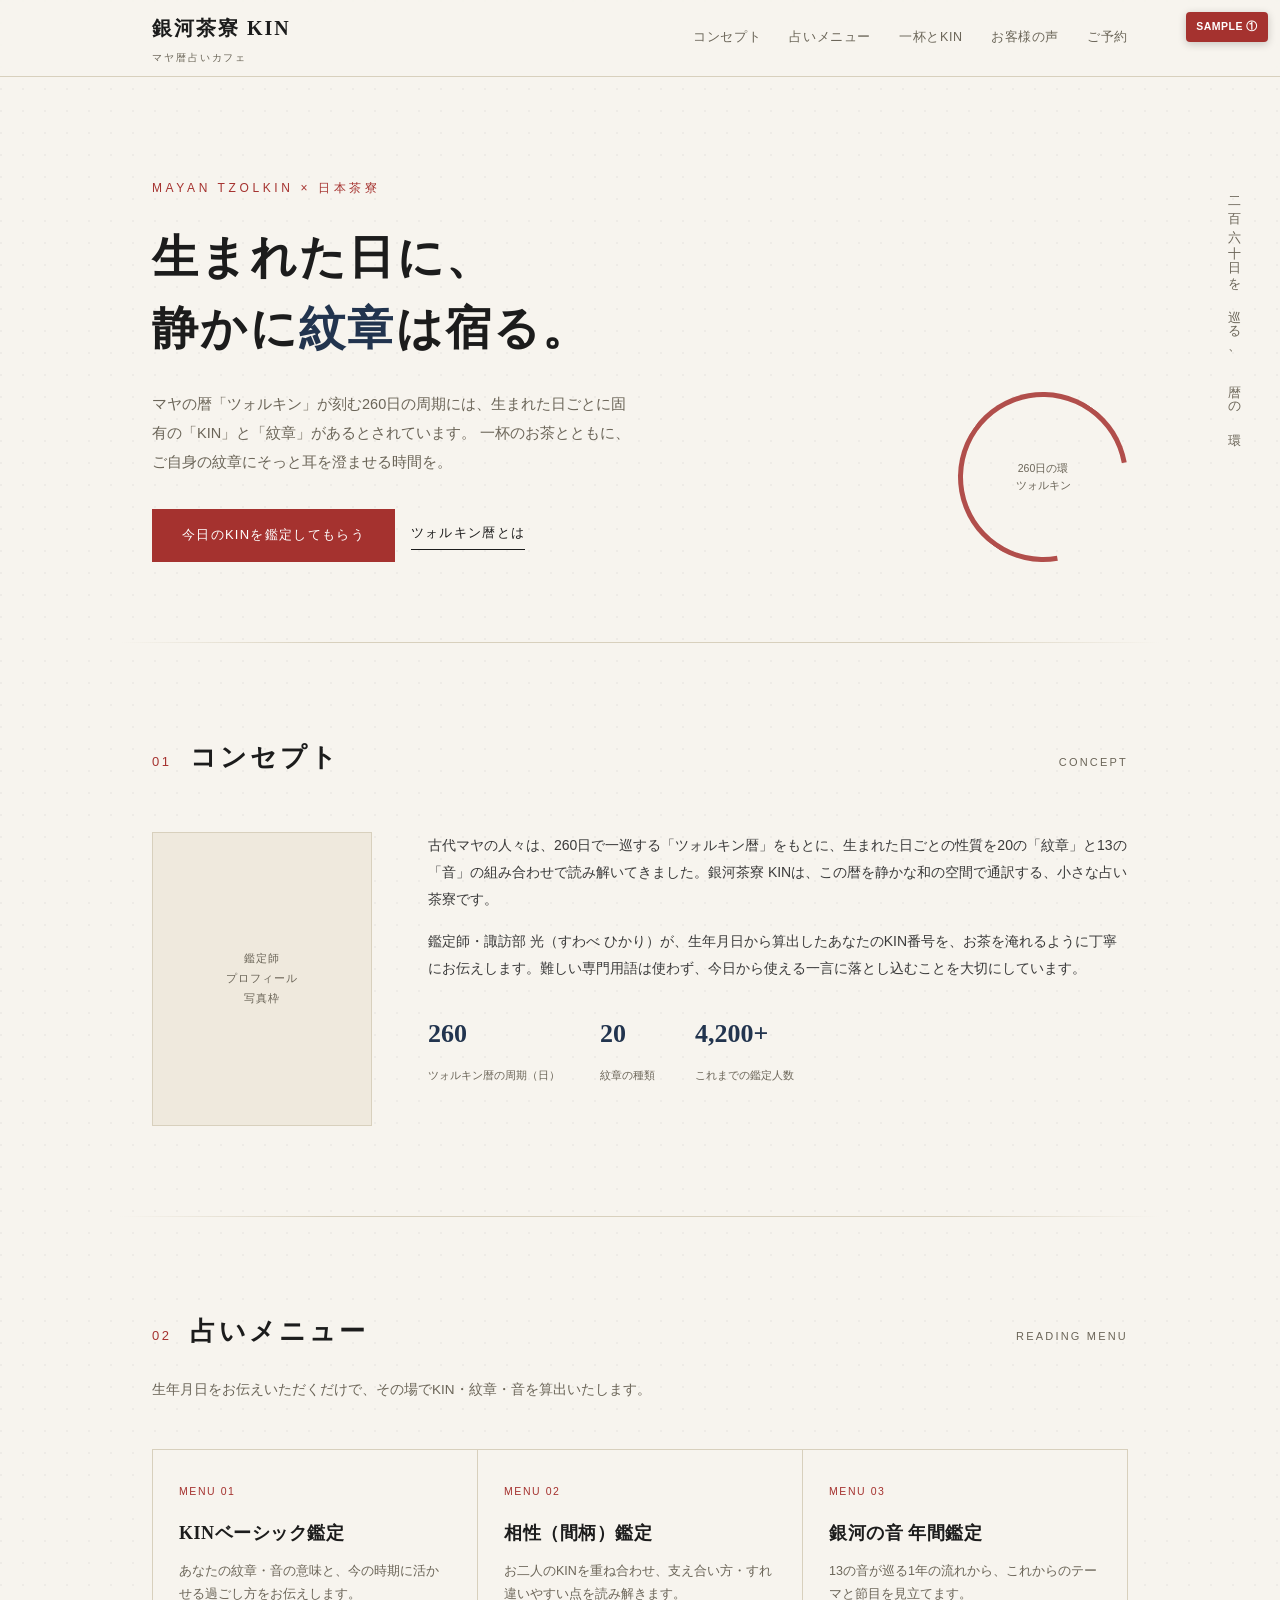
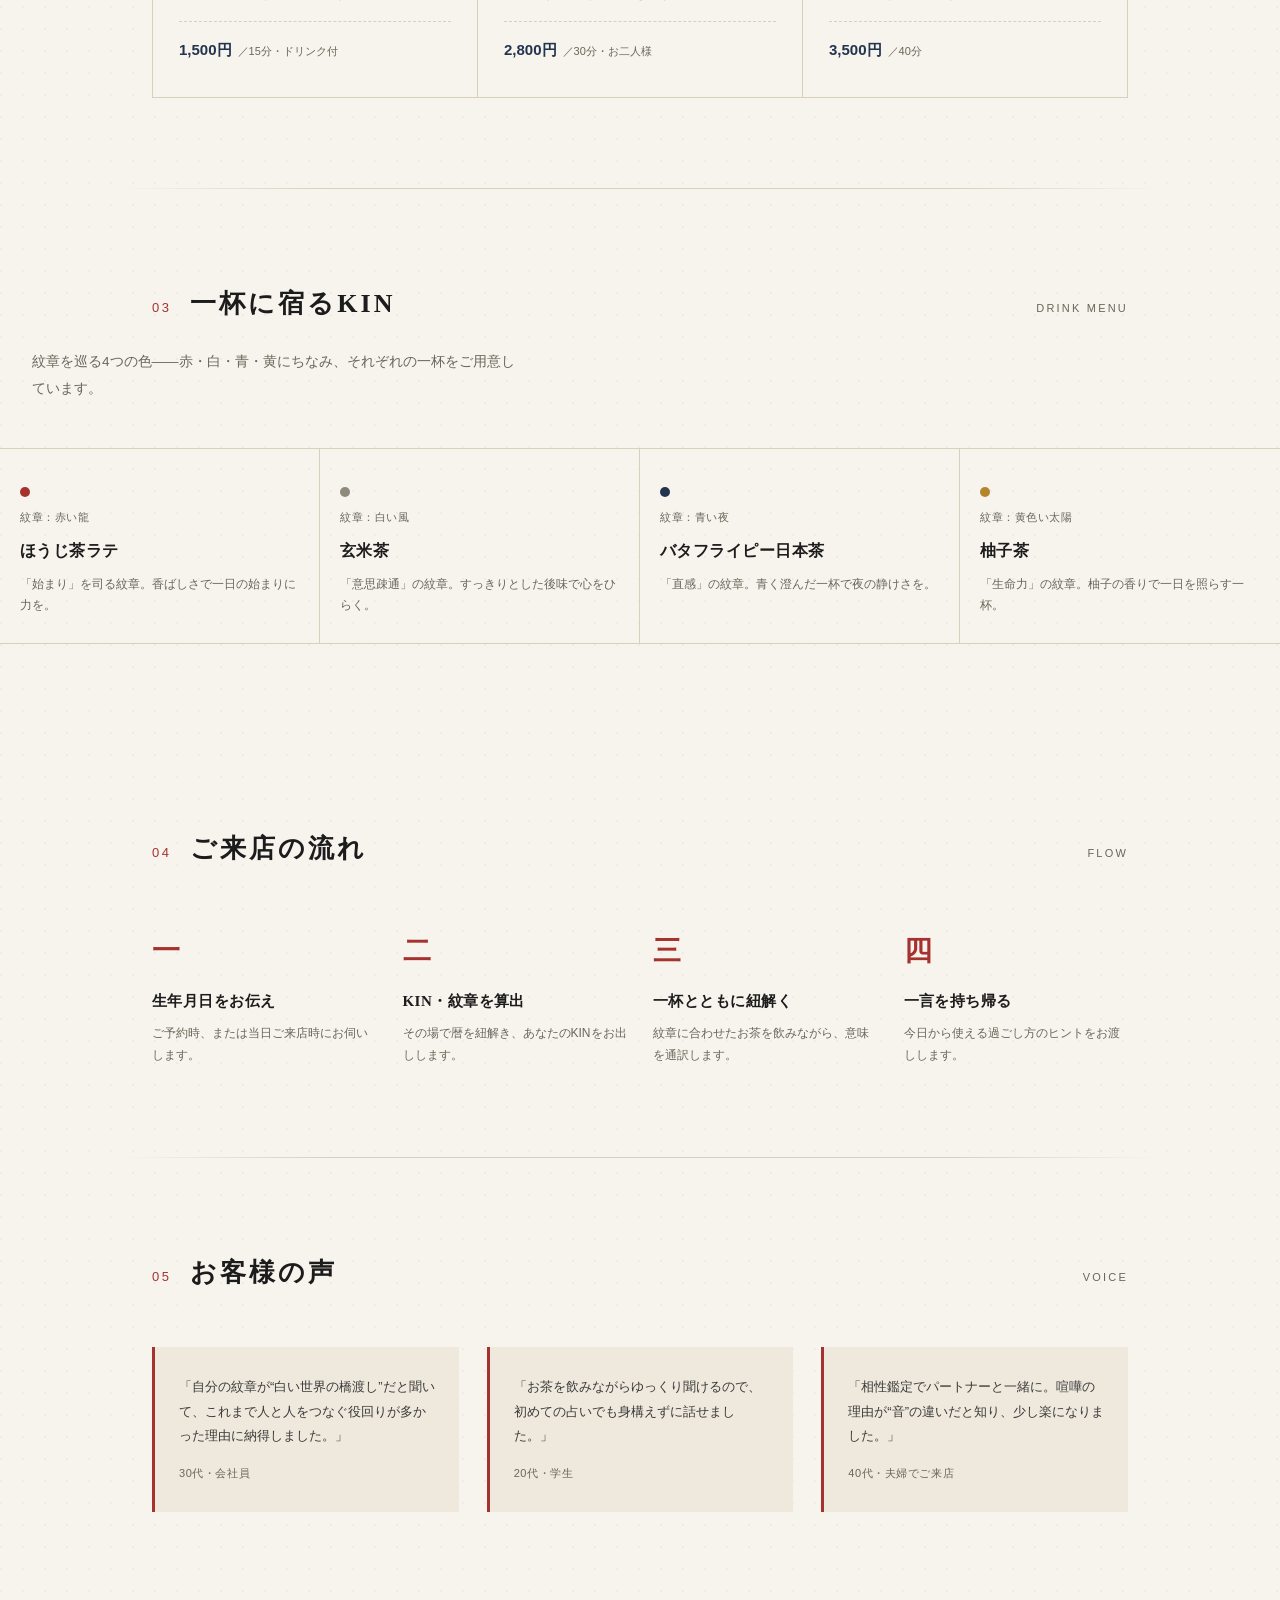
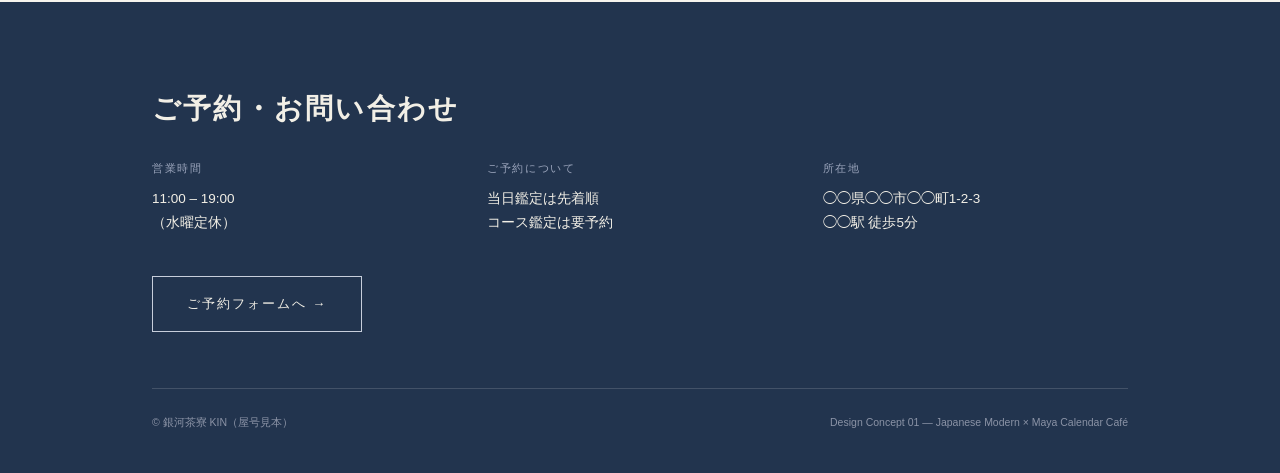
<file: portfolio-designs/01-japan.html>
<!DOCTYPE html>
<html lang="ja">
<head>
<meta charset="UTF-8">
<meta name="viewport" content="width=device-width, initial-scale=1.0">
<title>銀河茶寮 KIN｜マヤ暦占いカフェ（和ミニマル案）</title>
<style>
  :root{
    --paper:#f7f4ee; --paper-d:#efe9dd; --ink:#1c1c1c; --sub:#6b6558;
    --indigo:#22344e; --seal:#a5322f; --line:#d8d0bd;
    --c-red:#a5322f; --c-white:#8f8a7c; --c-blue:#22344e; --c-yellow:#b5852a;
  }
  *{box-sizing:border-box; margin:0; padding:0;}
  body{
    font-family:"Hiragino Mincho ProN","Yu Mincho",serif;
    background:var(--paper); color:var(--ink); line-height:1.9;
    background-image:radial-gradient(circle at 1px 1px, rgba(0,0,0,0.035) 1px, transparent 0);
    background-size:22px 22px;
  }
  a{color:inherit; text-decoration:none;}
  .wrap{max-width:1040px; margin:0 auto; padding:0 32px;}
  .jp{font-family:"Hiragino Kaku Gothic ProN","Yu Gothic",sans-serif;}

  .tag-sample{position:fixed; top:12px; right:12px; background:var(--seal); color:#fff;
    font-family:"Hiragino Kaku Gothic ProN",sans-serif; font-size:10.5px; font-weight:700; padding:5px 10px;
    letter-spacing:.05em; white-space:nowrap; z-index:50; border-radius:4px; box-shadow:0 2px 8px rgba(0,0,0,.2);}

  header{position:sticky; top:0; background:rgba(247,244,238,.9); backdrop-filter:blur(6px);
    border-bottom:1px solid var(--line); z-index:10;}
  header .wrap{display:flex; justify-content:space-between; align-items:center; height:76px;}
  .logo{font-size:20px; letter-spacing:.1em; font-weight:600;}
  .logo small{display:block; font-family:"Hiragino Kaku Gothic ProN",sans-serif; font-size:9.5px;
    letter-spacing:.2em; color:var(--sub); font-weight:400; margin-top:2px;}
  nav{font-family:"Hiragino Kaku Gothic ProN",sans-serif; font-size:12.5px; letter-spacing:.05em;}
  nav a{margin-left: 24px; color:var(--sub); border-bottom:1px solid transparent; padding-bottom:2px;}
  nav a:hover{color:var(--ink); border-color:var(--seal);}

  .hero{padding:100px 0 80px; position:relative; overflow:hidden;}
  .hero .wrap{display:grid; grid-template-columns:1fr auto; gap:40px; align-items:end;}
  .hero .kicker{font-family:"Hiragino Kaku Gothic ProN",sans-serif; font-size:12px; letter-spacing:.3em;
    color:var(--seal); margin-bottom:22px;}
  .hero h1{font-size:46px; font-weight:600; letter-spacing:.05em; line-height:1.55;}
  .hero h1 span{color:var(--indigo);}
  .hero p.lead{margin-top:26px; font-family:"Hiragino Kaku Gothic ProN",sans-serif; font-size:14.5px;
    color:var(--sub); max-width:480px; line-height:2;}
  .hero .cta-row{margin-top:32px; display:flex; gap:16px; align-items:center;}
  .btn-primary{font-family:"Hiragino Kaku Gothic ProN",sans-serif; font-size:13px; letter-spacing:.1em;
    background:var(--seal); color:#fff; padding:14px 30px;}
  .btn-primary:hover{background:#8a2622;}
  .btn-line{font-family:"Hiragino Kaku Gothic ProN",sans-serif; font-size:13px; letter-spacing:.1em;
    color:var(--ink); border-bottom:1px solid var(--ink); padding-bottom:3px;}

  .ensou-wrap{position:relative; width:170px; height:170px;}
  .ensou{width:170px; height:170px; border-radius:50%; border:5px solid var(--seal); opacity:.85;
    border-right-color:transparent; transform:rotate(35deg);}
  .ensou-cap{position:absolute; inset:0; display:flex; align-items:center; justify-content:center;
    font-family:"Hiragino Kaku Gothic ProN",sans-serif; font-size:10.5px; color:var(--sub); text-align:center; line-height:1.6;}
  .vert{writing-mode:vertical-rl; font-family:"Hiragino Mincho ProN",serif; font-size:13px;
    letter-spacing:.5em; color:var(--sub); position:absolute; right:34px; top:110px;}

  .divider{height:1px; background:linear-gradient(to right, transparent, var(--line) 20%, var(--line) 80%, transparent);}

  .sec{padding:90px 0;}
  .sec-head{display:flex; align-items:baseline; gap:18px; margin-bottom:50px;}
  .sec-head .no{font-size:13px; color:var(--seal); font-family:"Hiragino Kaku Gothic ProN",sans-serif; letter-spacing:.2em;}
  .sec-head h2{font-size:26px; font-weight:600; letter-spacing:.12em;}
  .sec-head .en{font-family:"Hiragino Kaku Gothic ProN",sans-serif; font-size:11px; color:var(--sub);
    letter-spacing:.2em; margin-left:auto;}
  .sec-desc{font-family:"Hiragino Kaku Gothic ProN",sans-serif; font-size:13.5px; color:var(--sub);
    max-width:560px; margin:-30px 0 46px; line-height:2;}

  .about{display:grid; grid-template-columns:220px 1fr; gap:56px;}
  .about .frame{aspect-ratio:3/4; background:var(--paper-d); border:1px solid var(--line);
    display:flex; align-items:center; justify-content:center; font-family:"Hiragino Kaku Gothic ProN",sans-serif;
    font-size:11px; color:var(--sub); letter-spacing:.1em; text-align:center; line-height:1.8;}
  .about p{font-family:"Hiragino Kaku Gothic ProN",sans-serif; font-size:14px; color:#3a3a3a; margin-bottom:16px;}
  .stats{display:flex; gap:40px; margin-top:28px;}
  .stat b{font-size:26px; color:var(--indigo); display:block;}
  .stat span{font-family:"Hiragino Kaku Gothic ProN",sans-serif; font-size:11px; color:var(--sub);}

  /* menu: 占いメニュー */
  .menu-grid{display:grid; grid-template-columns:repeat(3,1fr); gap:1px; background:var(--line); border:1px solid var(--line);}
  .menu-card{background:var(--paper); padding:32px 26px; transition:.25s;}
  .menu-card:hover{background:#fff;}
  .menu-card .num{font-family:"Hiragino Kaku Gothic ProN",sans-serif; font-size:10.5px; color:var(--seal); letter-spacing:.15em;}
  .menu-card h3{font-size:18px; margin:14px 0 10px; font-weight:600; letter-spacing:.03em;}
  .menu-card p{font-family:"Hiragino Kaku Gothic ProN",sans-serif; font-size:12.5px; color:var(--sub); line-height:1.8;}
  .menu-card .price{margin-top:16px; padding-top:14px; border-top:1px dashed var(--line);
    font-family:"Hiragino Kaku Gothic ProN",sans-serif; font-size:15px; font-weight:700; color:var(--indigo);}
  .menu-card .price small{font-size:11px; color:var(--sub); font-weight:400; margin-left:6px;}

  /* drink menu tied to seals */
  .drinks{display:grid; grid-template-columns:repeat(4,1fr); gap:0; border-top:1px solid var(--line);}
  .drink{padding:28px 20px; border-right:1px solid var(--line); border-bottom:1px solid var(--line);}
  .drink:last-child{border-right:none;}
  .drink .dot{width:10px; height:10px; border-radius:50%; display:inline-block; margin-right:8px;}
  .d-red .dot{background:var(--c-red);} .d-white .dot{background:var(--c-white);}
  .d-blue .dot{background:var(--c-blue);} .d-yellow .dot{background:var(--c-yellow);}
  .drink .seal-name{font-family:"Hiragino Kaku Gothic ProN",sans-serif; font-size:10.5px; color:var(--sub); letter-spacing:.05em;}
  .drink h3{font-size:16px; font-weight:600; margin:8px 0 8px; letter-spacing:.03em;}
  .drink p{font-family:"Hiragino Kaku Gothic ProN",sans-serif; font-size:11.5px; color:var(--sub); line-height:1.8;}

  /* flow */
  .flow{display:grid; grid-template-columns:repeat(4,1fr); gap:26px;}
  .flow-step{text-align:left;}
  .flow-step .fn{font-size:28px; font-weight:600; color:var(--seal); font-family:"Hiragino Mincho ProN",serif;}
  .flow-step h4{font-size:15px; font-weight:600; margin:10px 0 8px; letter-spacing:.03em;}
  .flow-step p{font-family:"Hiragino Kaku Gothic ProN",sans-serif; font-size:12px; color:var(--sub); line-height:1.8;}

  /* voice */
  .voices{display:grid; grid-template-columns:repeat(3,1fr); gap:28px;}
  .voice{background:var(--paper-d); padding:28px 24px; position:relative; border-left:3px solid var(--seal);}
  .voice p{font-family:"Hiragino Kaku Gothic ProN",sans-serif; font-size:13px; color:#3a3a3a; line-height:1.9; margin-bottom:14px;}
  .voice .who{font-family:"Hiragino Kaku Gothic ProN",sans-serif; font-size:11px; color:var(--sub); letter-spacing:.05em;}

  footer{background:var(--indigo); color:#f2efe6; padding:80px 0 40px;}
  footer h2{font-size:28px; font-weight:600; letter-spacing:.08em; margin-bottom:24px;}
  .info-grid{display:grid; grid-template-columns:repeat(3,1fr); gap:30px; margin-bottom:40px;}
  .info-grid .k{font-family:"Hiragino Kaku Gothic ProN",sans-serif; font-size:10.5px; color:#9aa4bb; letter-spacing:.15em; margin-bottom:8px;}
  .info-grid .v{font-family:"Hiragino Kaku Gothic ProN",sans-serif; font-size:13.5px; color:#f2efe6; line-height:1.8;}
  .cta{display:inline-block; font-family:"Hiragino Kaku Gothic ProN",sans-serif;
    font-size:13px; letter-spacing:.15em; padding:15px 34px; border:1px solid #c7cedb; color:#f2efe6;}
  .cta:hover{background:#f2efe6; color:var(--indigo);}
  .foot-bottom{margin-top:56px; padding-top:24px; border-top:1px solid rgba(255,255,255,.15);
    font-family:"Hiragino Kaku Gothic ProN",sans-serif; font-size:10.5px; color:#8b93a6;
    display:flex; justify-content:space-between;}

  @media(max-width:860px){
    .hero h1{font-size:30px;} .about{grid-template-columns:1fr;} .menu-grid{grid-template-columns:1fr;}
    .drinks{grid-template-columns:1fr 1fr;} .flow{grid-template-columns:1fr 1fr;}
    .voices{grid-template-columns:1fr;} .info-grid{grid-template-columns:1fr;}
    .vert{display:none;} nav{display:none;} .hero .wrap{grid-template-columns:1fr;}
  }
</style>
</head>
<body>
<div class="tag-sample">SAMPLE ①</div>

<header>
  <div class="wrap">
    <div class="logo">銀河茶寮 KIN<small>マヤ暦占いカフェ</small></div>
    <nav>
      <a href="#concept">コンセプト</a>
      <a href="#menu">占いメニュー</a>
      <a href="#drinks">一杯とKIN</a>
      <a href="#voice">お客様の声</a>
      <a href="#contact">ご予約</a>
    </nav>
  </div>
</header>

<section class="hero">
  <div class="vert">二 百 六 十 日 を 巡 る 、 暦 の 環</div>
  <div class="wrap">
    <div>
      <div class="kicker">MAYAN TZOLKIN × 日本茶寮</div>
      <h1>生まれた日に、<br>静かに<span>紋章</span>は宿る。</h1>
      <p class="lead">
        マヤの暦「ツォルキン」が刻む260日の周期には、生まれた日ごとに固有の「KIN」と「紋章」があるとされています。
        一杯のお茶とともに、ご自身の紋章にそっと耳を澄ませる時間を。
      </p>
      <div class="cta-row">
        <a class="btn-primary" href="#contact">今日のKINを鑑定してもらう</a>
        <a class="btn-line" href="#concept">ツォルキン暦とは</a>
      </div>
    </div>
    <div class="ensou-wrap">
      <div class="ensou"></div>
      <div class="ensou-cap">260日の環<br>ツォルキン</div>
    </div>
  </div>
</section>
<div class="divider wrap"></div>

<section class="sec" id="concept">
  <div class="wrap">
    <div class="sec-head"><span class="no">01</span><h2>コンセプト</h2><span class="en">CONCEPT</span></div>
    <div class="about">
      <div class="frame">鑑定師<br>プロフィール<br>写真枠</div>
      <div>
        <p>古代マヤの人々は、260日で一巡する「ツォルキン暦」をもとに、生まれた日ごとの性質を20の「紋章」と13の「音」の組み合わせで読み解いてきました。銀河茶寮 KINは、この暦を静かな和の空間で通訳する、小さな占い茶寮です。</p>
        <p>鑑定師・諏訪部 光（すわべ ひかり）が、生年月日から算出したあなたのKIN番号を、お茶を淹れるように丁寧にお伝えします。難しい専門用語は使わず、今日から使える一言に落とし込むことを大切にしています。</p>
        <div class="stats">
          <div class="stat"><b>260</b><span>ツォルキン暦の周期（日）</span></div>
          <div class="stat"><b>20</b><span>紋章の種類</span></div>
          <div class="stat"><b>4,200+</b><span>これまでの鑑定人数</span></div>
        </div>
      </div>
    </div>
  </div>
</section>
<div class="divider wrap"></div>

<section class="sec" id="menu">
  <div class="wrap">
    <div class="sec-head"><span class="no">02</span><h2>占いメニュー</h2><span class="en">READING MENU</span></div>
    <p class="sec-desc">生年月日をお伝えいただくだけで、その場でKIN・紋章・音を算出いたします。</p>
    <div class="menu-grid">
      <div class="menu-card"><div class="num">MENU 01</div><h3>KINベーシック鑑定</h3><p>あなたの紋章・音の意味と、今の時期に活かせる過ごし方をお伝えします。</p><div class="price">1,500円<small>／15分・ドリンク付</small></div></div>
      <div class="menu-card"><div class="num">MENU 02</div><h3>相性（間柄）鑑定</h3><p>お二人のKINを重ね合わせ、支え合い方・すれ違いやすい点を読み解きます。</p><div class="price">2,800円<small>／30分・お二人様</small></div></div>
      <div class="menu-card"><div class="num">MENU 03</div><h3>銀河の音 年間鑑定</h3><p>13の音が巡る1年の流れから、これからのテーマと節目を見立てます。</p><div class="price">3,500円<small>／40分</small></div></div>
    </div>
  </div>
</section>
<div class="divider wrap"></div>

<section class="sec" id="drinks">
  <div class="sec-head wrap"><span class="no">03</span><h2>一杯に宿るKIN</h2><span class="en">DRINK MENU</span></div>
  <p class="sec-desc wrap">紋章を巡る4つの色――赤・白・青・黄にちなみ、それぞれの一杯をご用意しています。</p>
  <div class="drinks">
    <div class="drink d-red"><span class="dot"></span><div class="seal-name">紋章：赤い龍</div><h3>ほうじ茶ラテ</h3><p>「始まり」を司る紋章。香ばしさで一日の始まりに力を。</p></div>
    <div class="drink d-white"><span class="dot"></span><div class="seal-name">紋章：白い風</div><h3>玄米茶</h3><p>「意思疎通」の紋章。すっきりとした後味で心をひらく。</p></div>
    <div class="drink d-blue"><span class="dot"></span><div class="seal-name">紋章：青い夜</div><h3>バタフライピー日本茶</h3><p>「直感」の紋章。青く澄んだ一杯で夜の静けさを。</p></div>
    <div class="drink d-yellow"><span class="dot"></span><div class="seal-name">紋章：黄色い太陽</div><h3>柚子茶</h3><p>「生命力」の紋章。柚子の香りで一日を照らす一杯。</p></div>
  </div>
</section>

<section class="sec" id="flow">
  <div class="wrap">
    <div class="sec-head"><span class="no">04</span><h2>ご来店の流れ</h2><span class="en">FLOW</span></div>
    <div class="flow">
      <div class="flow-step"><div class="fn">一</div><h4>生年月日をお伝え</h4><p>ご予約時、または当日ご来店時にお伺いします。</p></div>
      <div class="flow-step"><div class="fn">二</div><h4>KIN・紋章を算出</h4><p>その場で暦を紐解き、あなたのKINをお出しします。</p></div>
      <div class="flow-step"><div class="fn">三</div><h4>一杯とともに紐解く</h4><p>紋章に合わせたお茶を飲みながら、意味を通訳します。</p></div>
      <div class="flow-step"><div class="fn">四</div><h4>一言を持ち帰る</h4><p>今日から使える過ごし方のヒントをお渡しします。</p></div>
    </div>
  </div>
</section>
<div class="divider wrap"></div>

<section class="sec" id="voice">
  <div class="wrap">
    <div class="sec-head"><span class="no">05</span><h2>お客様の声</h2><span class="en">VOICE</span></div>
    <div class="voices">
      <div class="voice"><p>「自分の紋章が“白い世界の橋渡し”だと聞いて、これまで人と人をつなぐ役回りが多かった理由に納得しました。」</p><div class="who">30代・会社員</div></div>
      <div class="voice"><p>「お茶を飲みながらゆっくり聞けるので、初めての占いでも身構えずに話せました。」</p><div class="who">20代・学生</div></div>
      <div class="voice"><p>「相性鑑定でパートナーと一緒に。喧嘩の理由が“音”の違いだと知り、少し楽になりました。」</p><div class="who">40代・夫婦でご来店</div></div>
    </div>
  </div>
</section>

<footer id="contact">
  <div class="wrap">
    <h2>ご予約・お問い合わせ</h2>
    <div class="info-grid">
      <div><div class="k">営業時間</div><div class="v">11:00 – 19:00<br>（水曜定休）</div></div>
      <div><div class="k">ご予約について</div><div class="v">当日鑑定は先着順<br>コース鑑定は要予約</div></div>
      <div><div class="k">所在地</div><div class="v">◯◯県◯◯市◯◯町1-2-3<br>◯◯駅 徒歩5分</div></div>
    </div>
    <a class="cta" href="#">ご予約フォームへ →</a>
    <div class="foot-bottom">
      <span>© 銀河茶寮 KIN（屋号見本）</span>
      <span>Design Concept 01 — Japanese Modern × Maya Calendar Café</span>
    </div>
  </div>
</footer>

</body>
</html>
</file>
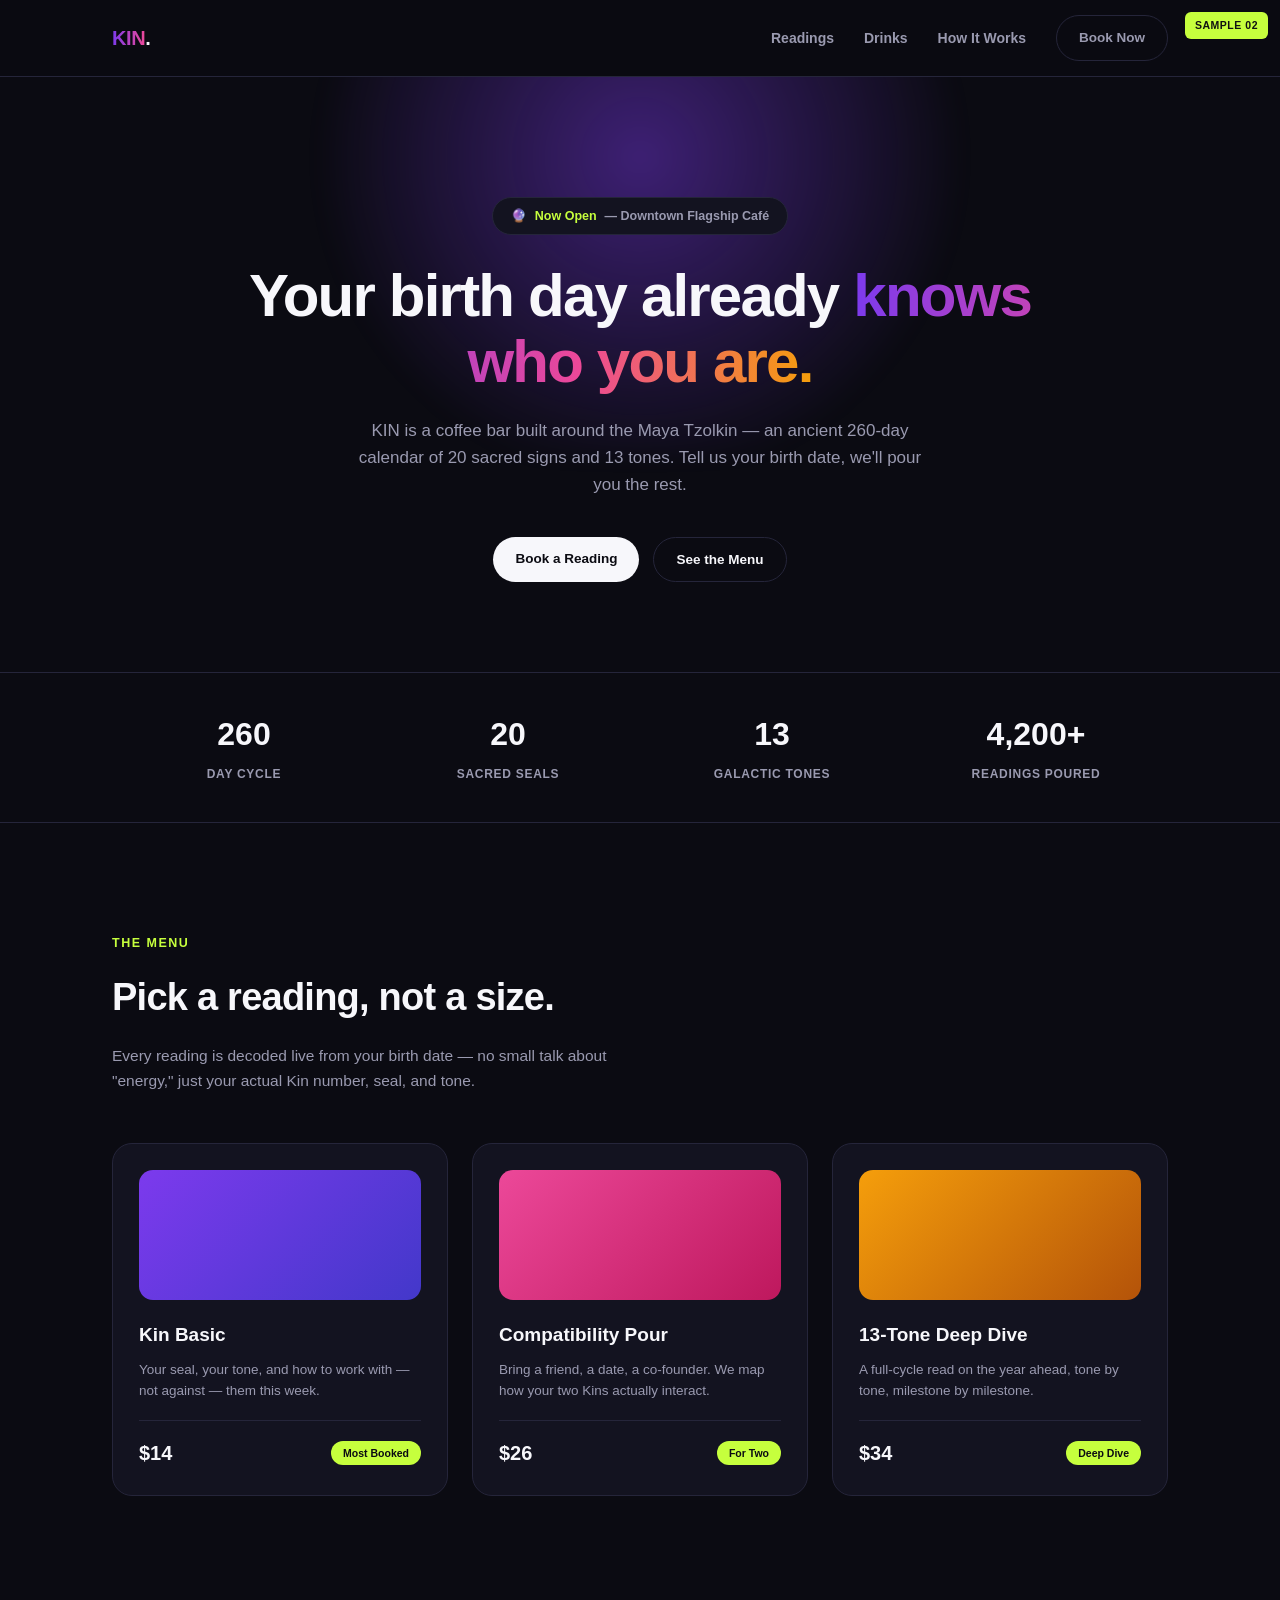
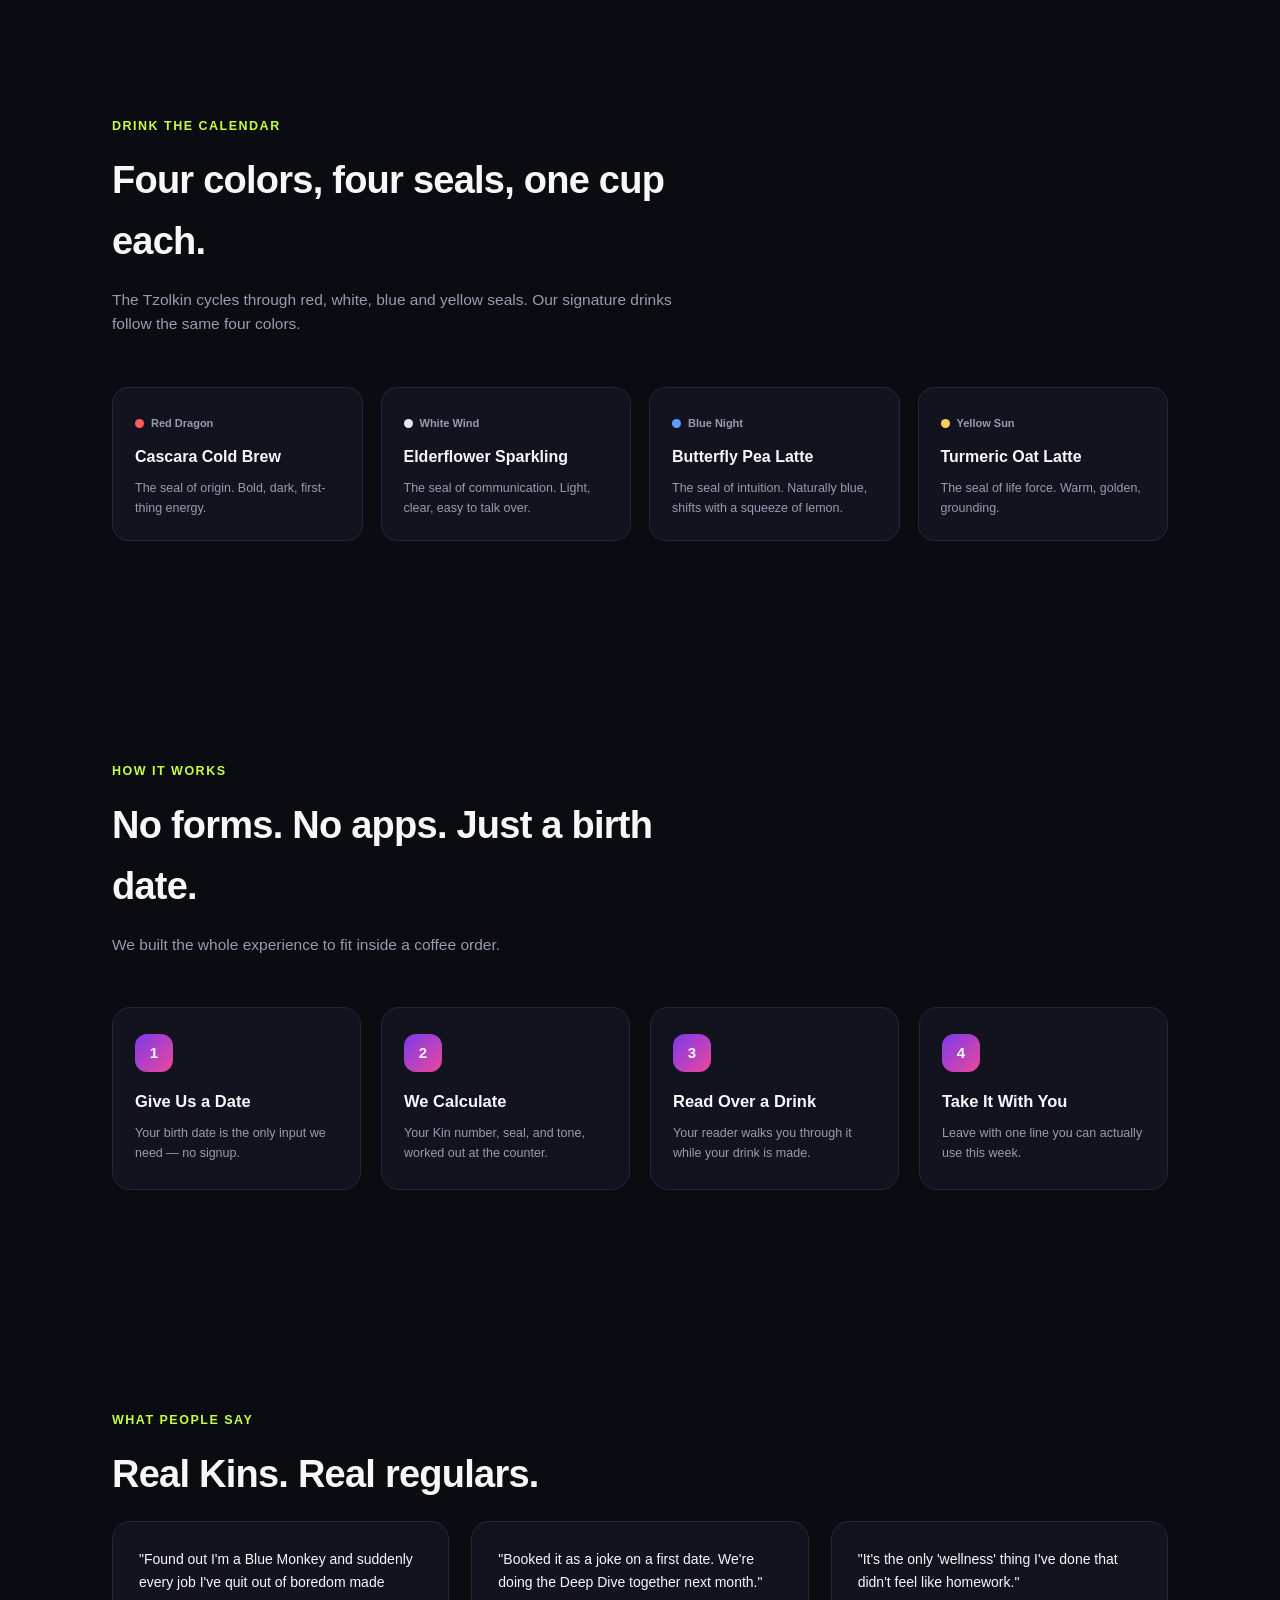
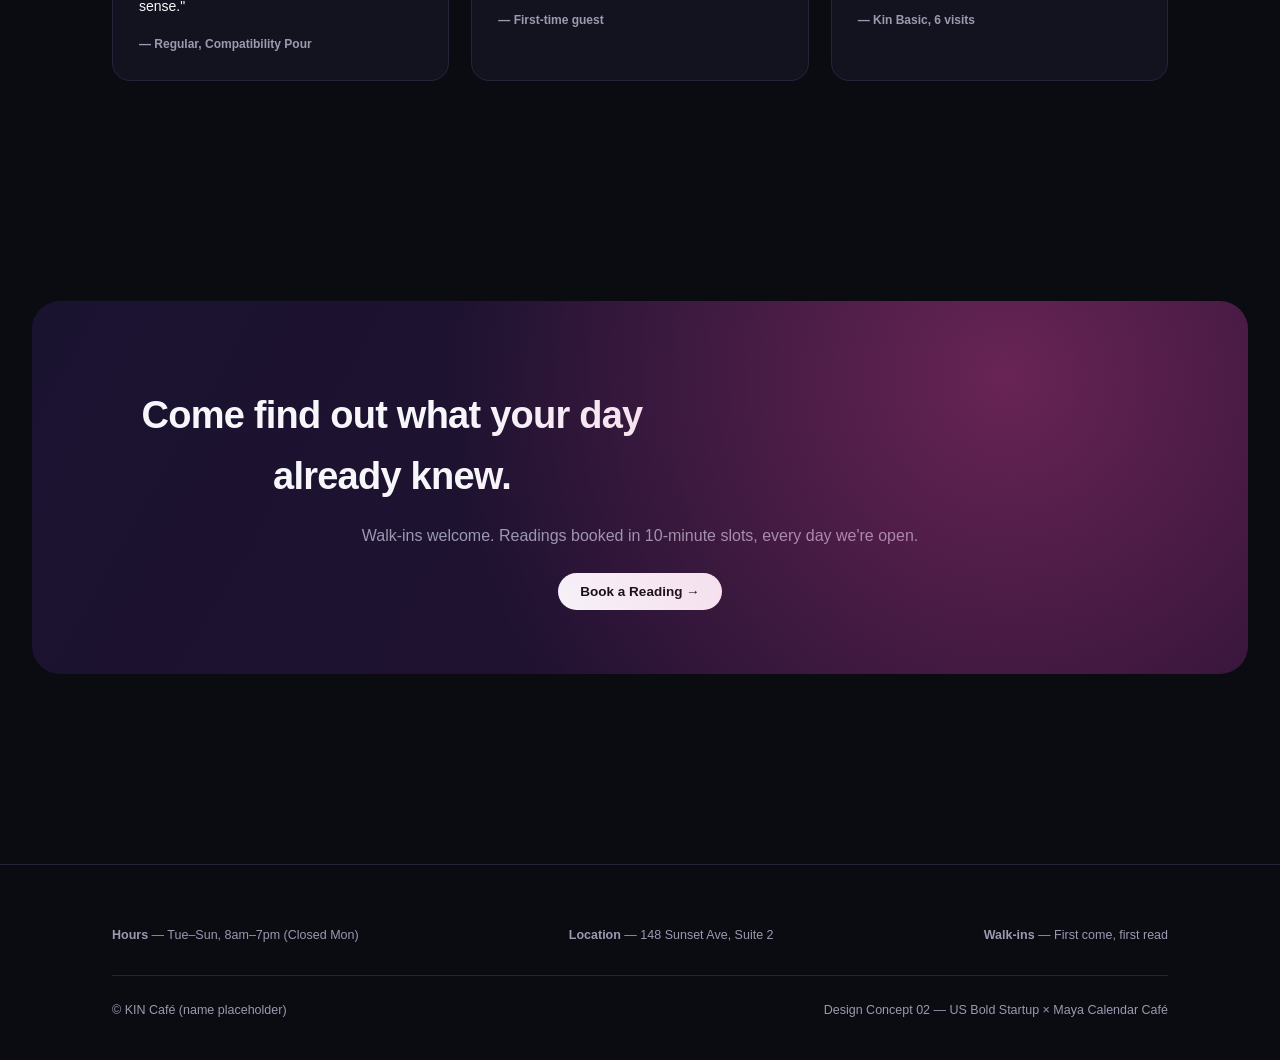
<file: portfolio-designs/02-usa.html>
<!DOCTYPE html>
<html lang="ja">
<head>
<meta charset="UTF-8">
<meta name="viewport" content="width=device-width, initial-scale=1.0">
<title>KIN.｜マヤ暦占いカフェ（US ボールドSaaS風案）</title>
<style>
  :root{
    --bg:#0b0b12; --panel:#131320; --line:#25253a; --sub:#9a9ab0;
    --grad1:#7c3aed; --grad2:#ec4899; --grad3:#f59e0b; --lime:#c6ff3d; --white:#f7f7fb;
    --seal-red:#ff5c5c; --seal-white:#e7e7f0; --seal-blue:#5c9bff; --seal-yellow:#ffcf5c;
  }
  *{box-sizing:border-box; margin:0; padding:0;}
  body{font-family:-apple-system,"Segoe UI","Hiragino Kaku Gothic ProN",Arial,sans-serif;
    background:var(--bg); color:var(--white); line-height:1.6;}
  a{color:inherit; text-decoration:none;}
  .wrap{max-width:1120px; margin:0 auto; padding:0 32px;}
  .tag-sample{position:fixed; top:12px; right:12px; background:var(--lime); color:#111;
    font-size:10.5px; font-weight:800; padding:5px 10px; letter-spacing:.05em; white-space:nowrap; z-index:50; border-radius:6px;}

  header{position:sticky; top:0; background:rgba(11,11,18,.85); backdrop-filter:blur(10px);
    border-bottom:1px solid var(--line); z-index:10;}
  header .wrap{display:flex; justify-content:space-between; align-items:center; height:76px;}
  .logo{font-weight:900; font-size:20px; letter-spacing:-.02em;}
  .logo span{background:linear-gradient(90deg,var(--grad1),var(--grad2)); -webkit-background-clip:text; background-clip:text; color:transparent;}
  nav{display:flex; align-items:center; gap:30px; font-size:14px; font-weight:600; color:var(--sub);}
  nav a:hover{color:var(--white);}
  .btn{background:var(--white); color:#0b0b12; font-weight:800; padding:11px 22px; border-radius:999px; font-size:13.5px;}
  .btn:hover{background:var(--lime);}
  .btn-outline{border:1px solid var(--line); padding:11px 22px; border-radius:999px; font-weight:700; font-size:13.5px;}

  .hero{padding:120px 0 90px; position:relative; overflow:hidden; text-align:center;}
  .hero::before{content:""; position:absolute; top:-220px; left:50%; transform:translateX(-50%);
    width:900px; height:600px; background:radial-gradient(circle, rgba(124,58,237,.45), transparent 60%); filter:blur(10px);}
  .badge{display:inline-flex; align-items:center; gap:8px; background:var(--panel); border:1px solid var(--line);
    padding:8px 18px; border-radius:999px; font-size:12.5px; color:var(--sub); font-weight:600; position:relative;}
  .badge b{color:var(--lime);}
  .hero h1{position:relative; font-size:60px; font-weight:900; letter-spacing:-.03em; margin:28px auto 22px; max-width:840px; line-height:1.1;}
  .hero h1 .g{background:linear-gradient(90deg,var(--grad1),var(--grad2) 55%,var(--grad3)); -webkit-background-clip:text; background-clip:text; color:transparent;}
  .hero p.lead{position:relative; max-width:580px; margin:0 auto; color:var(--sub); font-size:17px;}
  .hero .ctas{position:relative; margin-top:38px; display:flex; gap:14px; justify-content:center;}

  .stats-bar{border-top:1px solid var(--line); border-bottom:1px solid var(--line); padding:36px 0;}
  .stats-bar .wrap{display:grid; grid-template-columns:repeat(4,1fr); text-align:center;}
  .stats-bar b{font-size:32px; font-weight:900; display:block;}
  .stats-bar span{font-size:12px; color:var(--sub); font-weight:600; text-transform:uppercase; letter-spacing:.06em;}

  .sec{padding:110px 0;}
  .sec-tag{color:var(--lime); font-weight:800; font-size:12.5px; letter-spacing:.12em; text-transform:uppercase;}
  .sec h2{font-size:38px; font-weight:900; letter-spacing:-.02em; margin:14px 0 16px; max-width:600px;}
  .sec p.desc{color:var(--sub); max-width:560px; font-size:15.5px; margin-bottom:50px;}

  .works-grid{display:grid; grid-template-columns:repeat(3,1fr); gap:24px;}
  .card{background:var(--panel); border:1px solid var(--line); border-radius:20px; padding:26px; transition:.2s;}
  .card:hover{transform:translateY(-6px); border-color:var(--grad1);}
  .card .thumb{height:130px; border-radius:14px; margin-bottom:20px; display:flex; align-items:flex-end; padding:14px;}
  .card:nth-child(1) .thumb{background:linear-gradient(135deg,var(--grad1),#4338ca);}
  .card:nth-child(2) .thumb{background:linear-gradient(135deg,var(--grad2),#be185d);}
  .card:nth-child(3) .thumb{background:linear-gradient(135deg,var(--grad3),#b45309);}
  .card h3{font-size:19px; font-weight:800; margin-bottom:8px;}
  .card p{color:var(--sub); font-size:13.5px;}
  .card .price-row{display:flex; justify-content:space-between; align-items:center; margin-top:18px; padding-top:16px; border-top:1px solid var(--line);}
  .card .price{font-size:20px; font-weight:900;}
  .card .pill{display:inline-block; font-size:10.5px; font-weight:800; color:#0b0b12;
    background:var(--lime); padding:4px 12px; border-radius:999px;}

  /* drink menu tied to seals */
  .drinks-grid{display:grid; grid-template-columns:repeat(4,1fr); gap:18px;}
  .drink{background:var(--panel); border:1px solid var(--line); border-radius:16px; padding:22px;}
  .drink .seal-pill{display:inline-flex; align-items:center; gap:7px; font-size:11px; font-weight:700; color:var(--sub); margin-bottom:12px;}
  .drink .dot{width:9px; height:9px; border-radius:50%;}
  .dot-red{background:var(--seal-red);} .dot-white{background:var(--seal-white);}
  .dot-blue{background:var(--seal-blue);} .dot-yellow{background:var(--seal-yellow);}
  .drink h3{font-size:16px; font-weight:800; margin-bottom:8px;}
  .drink p{font-size:12.5px; color:var(--sub);}

  .services{display:grid; grid-template-columns:repeat(4,1fr); gap:20px;}
  .svc{background:var(--panel); border:1px solid var(--line); border-radius:18px; padding:26px 22px;}
  .svc .ic{width:38px; height:38px; border-radius:12px; background:linear-gradient(135deg,var(--grad1),var(--grad2));
    margin-bottom:16px; display:flex; align-items:center; justify-content:center; font-weight:900; font-size:15px;}
  .svc h3{font-size:16.5px; font-weight:800; margin-bottom:8px;}
  .svc p{font-size:12.5px; color:var(--sub);}

  .voices{display:grid; grid-template-columns:repeat(3,1fr); gap:22px;}
  .voice{background:var(--panel); border:1px solid var(--line); border-radius:18px; padding:26px;}
  .voice p{font-size:14px; color:var(--white); margin-bottom:16px; line-height:1.7;}
  .voice .who{font-size:12px; color:var(--sub); font-weight:700;}

  .cta-band{background:linear-gradient(120deg, #1a1330, #241030); border-radius:28px; padding:70px 60px; text-align:center; margin:0 32px; position:relative; overflow:hidden;}
  .cta-band::after{content:""; position:absolute; inset:0; background:radial-gradient(circle at 80% 20%, rgba(236,72,153,.35), transparent 55%);}
  .cta-band h2{position:relative; font-size:38px; font-weight:900; margin-bottom:16px;}
  .cta-band p{position:relative; color:var(--sub); margin-bottom:30px;}
  .cta-band .btn{position:relative;}

  footer{padding:60px 32px 40px; border-top:1px solid var(--line); margin-top:80px; font-size:12.5px; color:var(--sub);}
  footer .info{display:flex; justify-content:space-between; margin-bottom:30px; flex-wrap:wrap; gap:16px;}
  footer .bottom{display:flex; justify-content:space-between; padding-top:24px; border-top:1px solid var(--line);}

  @media(max-width:860px){
    .hero h1{font-size:38px;} .works-grid{grid-template-columns:1fr;} .services{grid-template-columns:1fr 1fr;}
    .drinks-grid{grid-template-columns:1fr 1fr;} .voices{grid-template-columns:1fr;}
    .stats-bar .wrap{grid-template-columns:1fr 1fr; gap:24px;} nav{display:none;} .cta-band{padding:50px 24px;}
  }
</style>
</head>
<body>
<div class="tag-sample">SAMPLE 02</div>

<header>
  <div class="wrap">
    <div class="logo"><span>KIN</span>.</div>
    <nav>
      <a href="#menu">Readings</a>
      <a href="#drinks">Drinks</a>
      <a href="#how">How It Works</a>
      <a class="btn-outline" href="#contact">Book Now</a>
    </nav>
  </div>
</header>

<section class="hero">
  <div class="wrap">
    <div class="badge">🔮 <b>Now Open</b> — Downtown Flagship Café</div>
    <h1>Your birth day already <span class="g">knows who you are.</span></h1>
    <p class="lead">KIN is a coffee bar built around the Maya Tzolkin — an ancient 260-day calendar of
      20 sacred signs and 13 tones. Tell us your birth date, we'll pour you the rest.</p>
    <div class="ctas">
      <a class="btn" href="#contact">Book a Reading</a>
      <a class="btn-outline" href="#menu">See the Menu</a>
    </div>
  </div>
</section>

<div class="stats-bar">
  <div class="wrap">
    <div><b>260</b><span>Day Cycle</span></div>
    <div><b>20</b><span>Sacred Seals</span></div>
    <div><b>13</b><span>Galactic Tones</span></div>
    <div><b>4,200+</b><span>Readings Poured</span></div>
  </div>
</div>

<section class="sec" id="menu">
  <div class="wrap">
    <div class="sec-tag">The Menu</div>
    <h2>Pick a reading, not a size.</h2>
    <p class="desc">Every reading is decoded live from your birth date — no small talk about "energy," just your actual Kin number, seal, and tone.</p>
    <div class="works-grid">
      <div class="card"><div class="thumb"></div><h3>Kin Basic</h3><p>Your seal, your tone, and how to work with — not against — them this week.</p><div class="price-row"><span class="price">$14</span><span class="pill">Most Booked</span></div></div>
      <div class="card"><div class="thumb"></div><h3>Compatibility Pour</h3><p>Bring a friend, a date, a co-founder. We map how your two Kins actually interact.</p><div class="price-row"><span class="price">$26</span><span class="pill">For Two</span></div></div>
      <div class="card"><div class="thumb"></div><h3>13-Tone Deep Dive</h3><p>A full-cycle read on the year ahead, tone by tone, milestone by milestone.</p><div class="price-row"><span class="price">$34</span><span class="pill">Deep Dive</span></div></div>
    </div>
  </div>
</section>

<section class="sec" id="drinks">
  <div class="wrap">
    <div class="sec-tag">Drink the Calendar</div>
    <h2>Four colors, four seals, one cup each.</h2>
    <p class="desc">The Tzolkin cycles through red, white, blue and yellow seals. Our signature drinks follow the same four colors.</p>
    <div class="drinks-grid">
      <div class="drink"><div class="seal-pill"><span class="dot dot-red"></span>Red Dragon</div><h3>Cascara Cold Brew</h3><p>The seal of origin. Bold, dark, first-thing energy.</p></div>
      <div class="drink"><div class="seal-pill"><span class="dot dot-white"></span>White Wind</div><h3>Elderflower Sparkling</h3><p>The seal of communication. Light, clear, easy to talk over.</p></div>
      <div class="drink"><div class="seal-pill"><span class="dot dot-blue"></span>Blue Night</div><h3>Butterfly Pea Latte</h3><p>The seal of intuition. Naturally blue, shifts with a squeeze of lemon.</p></div>
      <div class="drink"><div class="seal-pill"><span class="dot dot-yellow"></span>Yellow Sun</div><h3>Turmeric Oat Latte</h3><p>The seal of life force. Warm, golden, grounding.</p></div>
    </div>
  </div>
</section>

<section class="sec" id="how">
  <div class="wrap">
    <div class="sec-tag">How It Works</div>
    <h2>No forms. No apps. Just a birth date.</h2>
    <p class="desc">We built the whole experience to fit inside a coffee order.</p>
    <div class="services">
      <div class="svc"><div class="ic">1</div><h3>Give Us a Date</h3><p>Your birth date is the only input we need — no signup.</p></div>
      <div class="svc"><div class="ic">2</div><h3>We Calculate</h3><p>Your Kin number, seal, and tone, worked out at the counter.</p></div>
      <div class="svc"><div class="ic">3</div><h3>Read Over a Drink</h3><p>Your reader walks you through it while your drink is made.</p></div>
      <div class="svc"><div class="ic">4</div><h3>Take It With You</h3><p>Leave with one line you can actually use this week.</p></div>
    </div>
  </div>
</section>

<section class="sec">
  <div class="wrap">
    <div class="sec-tag">What People Say</div>
    <h2>Real Kins. Real regulars.</h2>
    <div class="voices">
      <div class="voice"><p>"Found out I'm a Blue Monkey and suddenly every job I've quit out of boredom made sense."</p><div class="who">— Regular, Compatibility Pour</div></div>
      <div class="voice"><p>"Booked it as a joke on a first date. We're doing the Deep Dive together next month."</p><div class="who">— First-time guest</div></div>
      <div class="voice"><p>"It's the only 'wellness' thing I've done that didn't feel like homework."</p><div class="who">— Kin Basic, 6 visits</div></div>
    </div>
  </div>
</section>

<section class="sec" id="contact">
  <div class="cta-band">
    <h2>Come find out what your day already knew.</h2>
    <p>Walk-ins welcome. Readings booked in 10-minute slots, every day we're open.</p>
    <a class="btn" href="#">Book a Reading →</a>
  </div>
</section>

<footer>
  <div class="wrap">
    <div class="info">
      <span><b>Hours</b> — Tue–Sun, 8am–7pm (Closed Mon)</span>
      <span><b>Location</b> — 148 Sunset Ave, Suite 2</span>
      <span><b>Walk-ins</b> — First come, first read</span>
    </div>
    <div class="bottom">
      <span>© KIN Café (name placeholder)</span>
      <span>Design Concept 02 — US Bold Startup × Maya Calendar Café</span>
    </div>
  </div>
</footer>

</body>
</html>
</file>
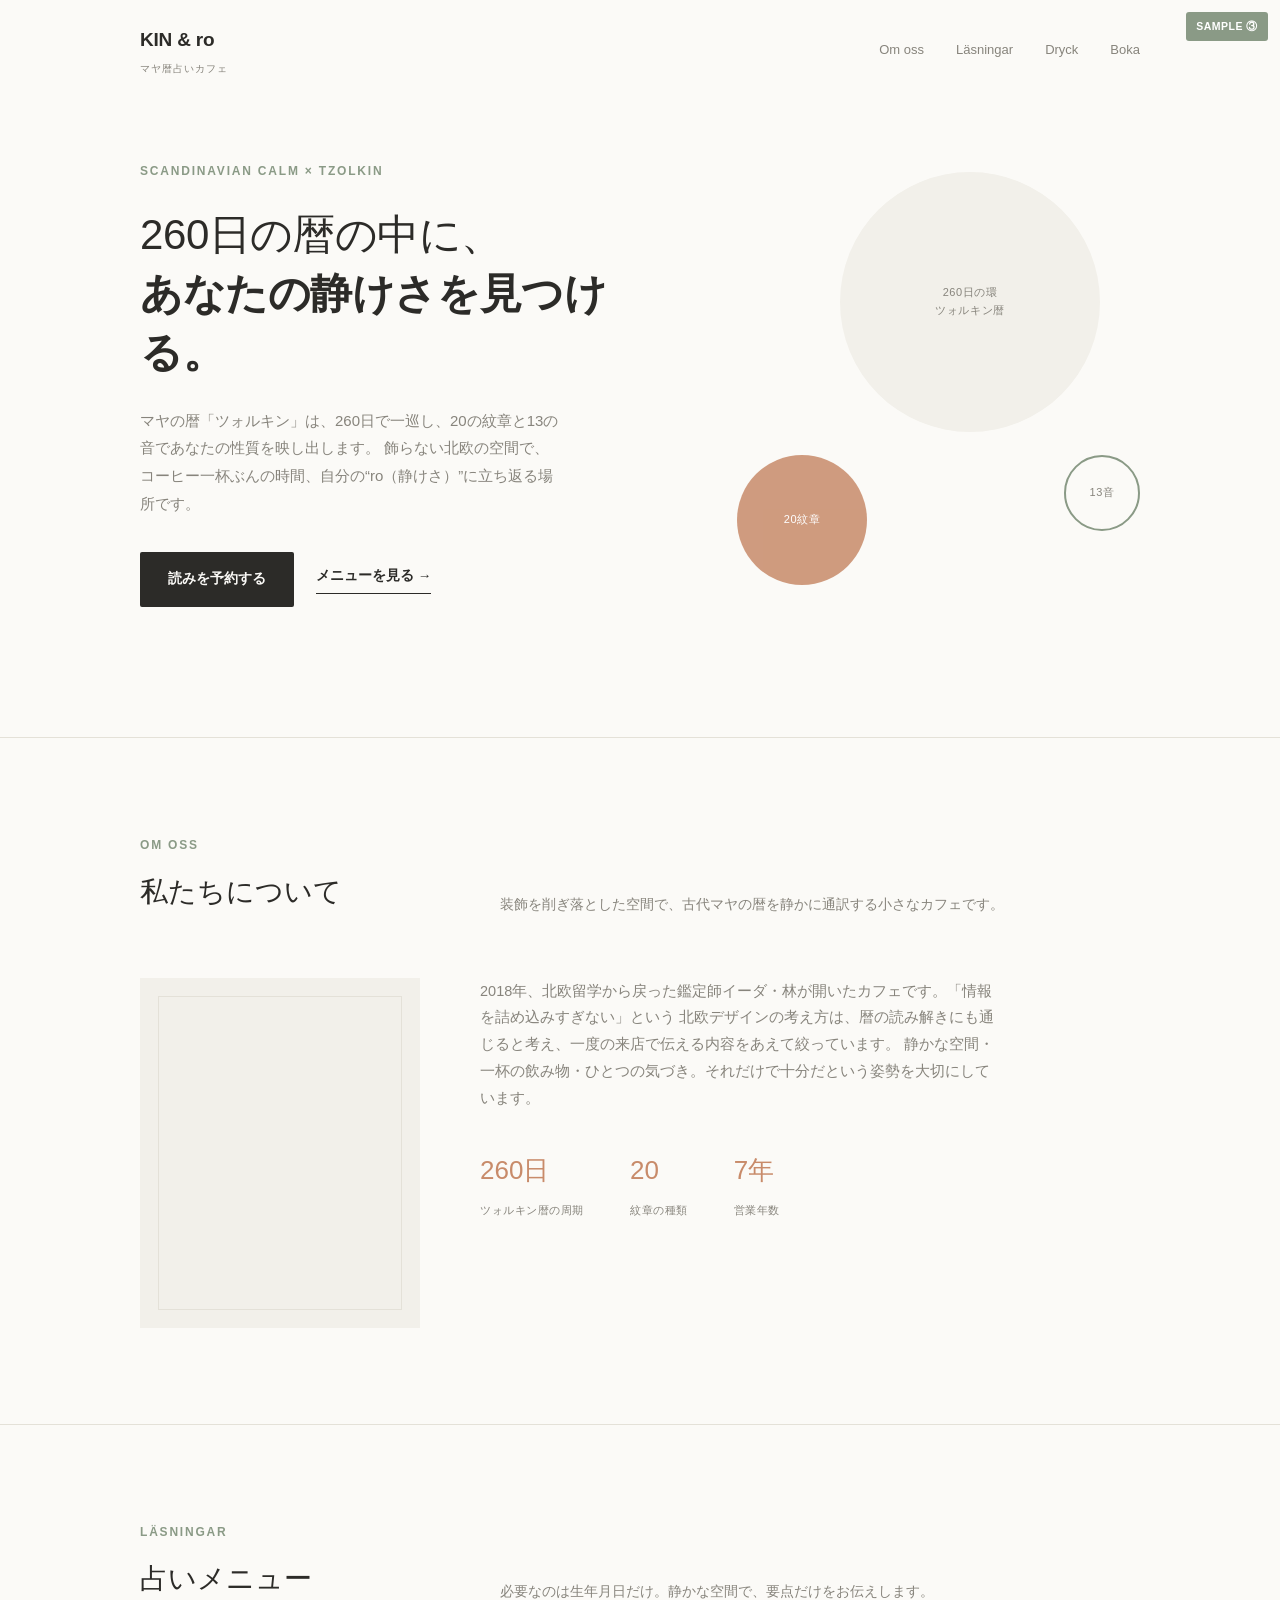
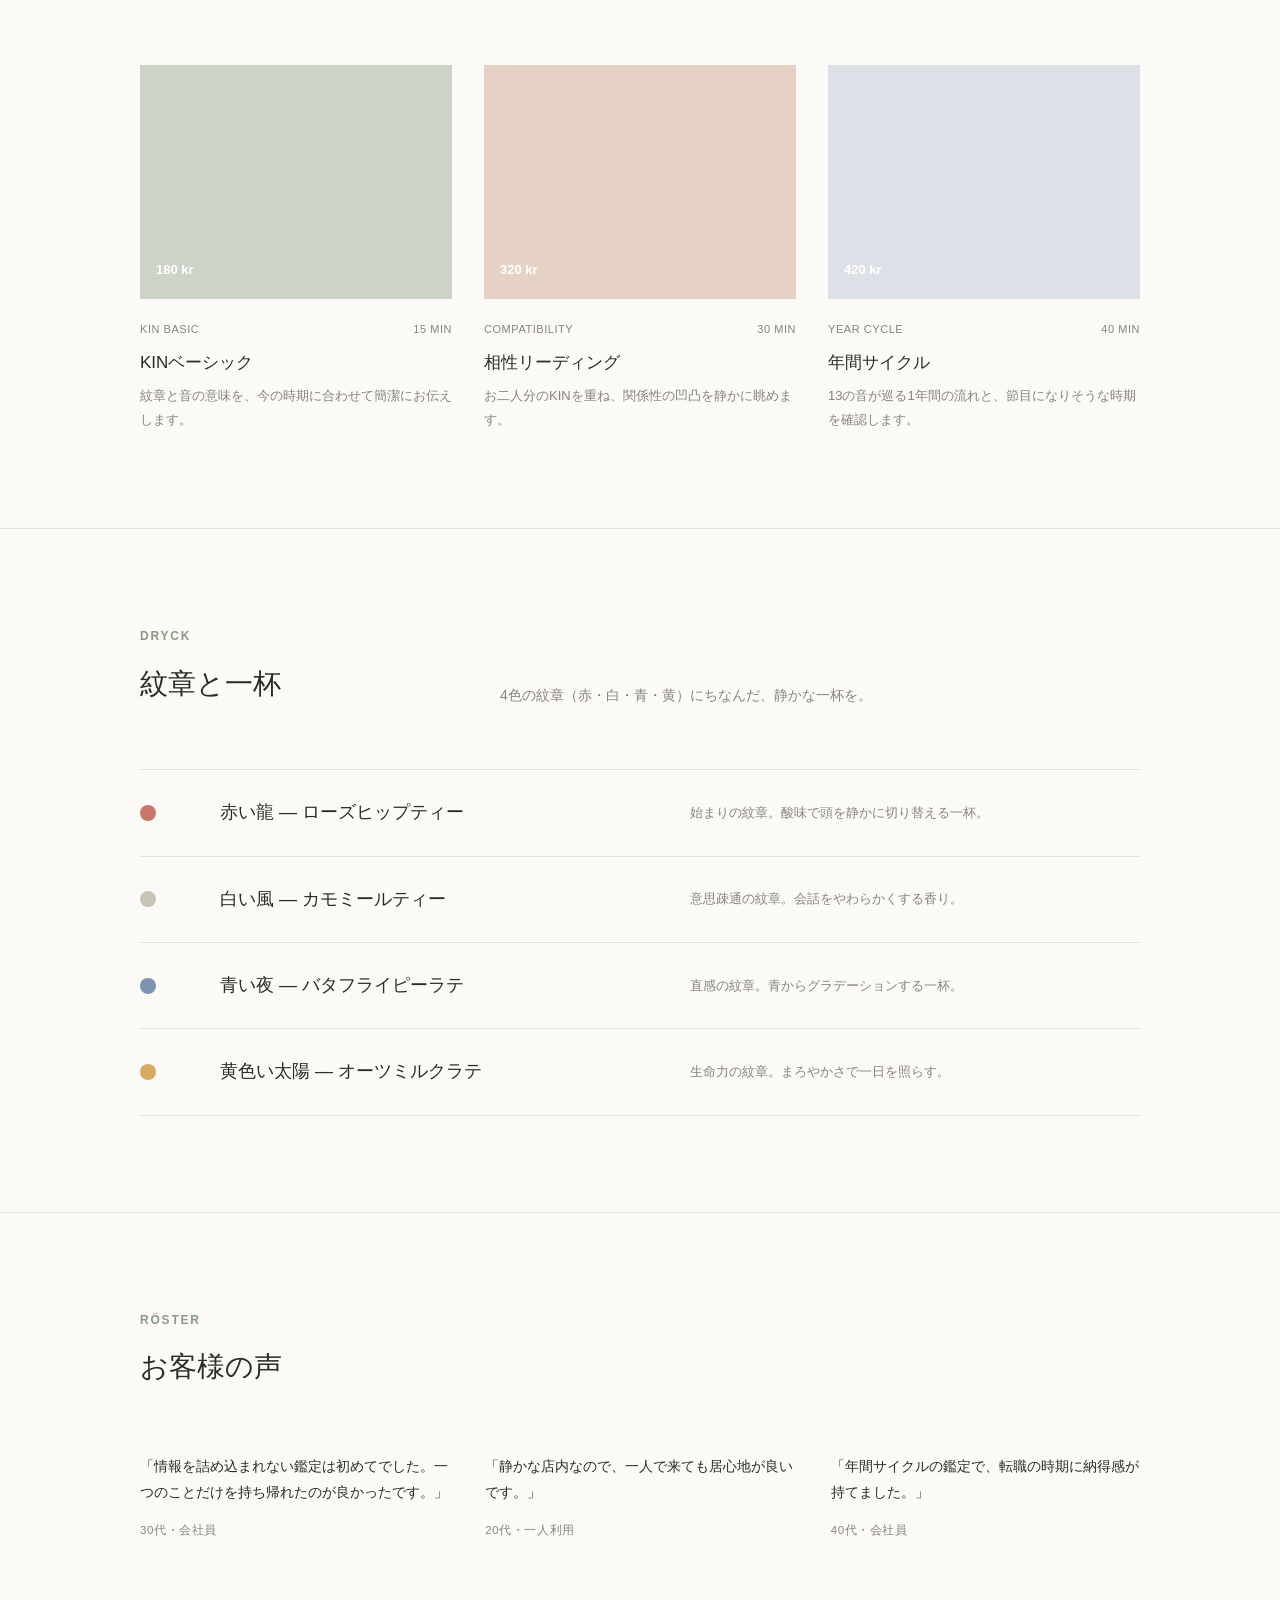
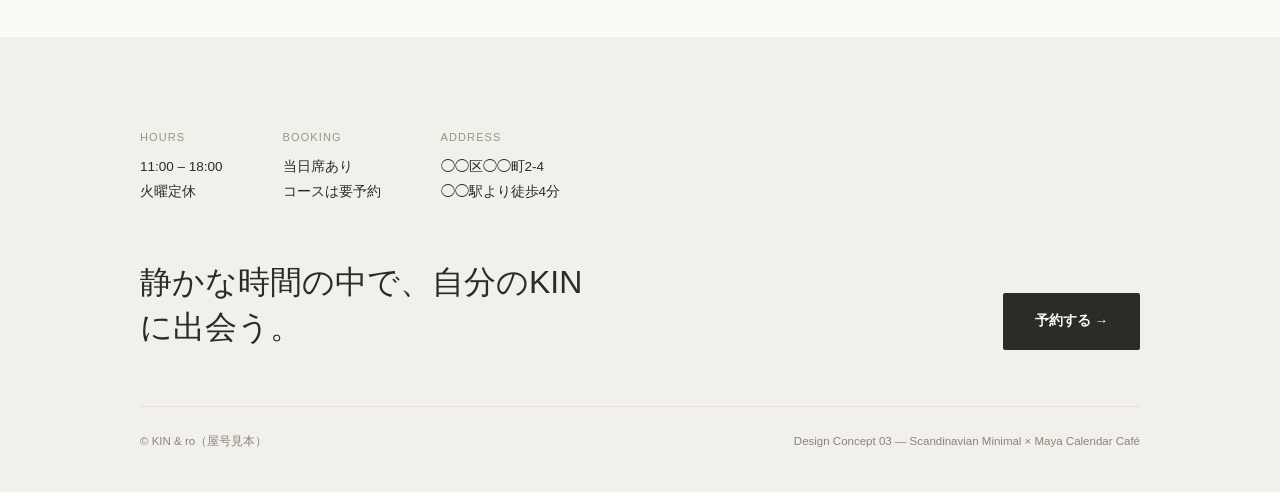
<file: portfolio-designs/03-sweden.html>
<!DOCTYPE html>
<html lang="ja">
<head>
<meta charset="UTF-8">
<meta name="viewport" content="width=device-width, initial-scale=1.0">
<title>KIN & ro｜マヤ暦占いカフェ（北欧ミニマル案）</title>
<style>
  :root{
    --bg:#fbfaf7; --panel:#f2f0ea; --ink:#2c2b28; --sub:#87847c;
    --sage:#8a9a86; --clay:#c88b6a; --line:#e4e1d8;
    --seal-red:#c8776a; --seal-white:#c9c4b6; --seal-blue:#7d93b0; --seal-yellow:#d6ab5f;
  }
  *{box-sizing:border-box; margin:0; padding:0;}
  body{font-family:"Hiragino Kaku Gothic ProN","Yu Gothic",Helvetica,Arial,sans-serif;
    background:var(--bg); color:var(--ink); line-height:1.85; font-weight:400;}
  a{color:inherit; text-decoration:none;}
  .wrap{max-width:1080px; margin:0 auto; padding:0 40px;}
  .tag-sample{position:fixed; top:12px; right:12px; background:var(--sage); color:#fff;
    font-size:10.5px; font-weight:600; padding:5px 10px; letter-spacing:.05em; white-space:nowrap; z-index:50; border-radius:3px;}

  header .wrap{display:flex; justify-content:space-between; align-items:center; height:100px;}
  .logo{font-size:19px; font-weight:600; letter-spacing:-.01em;}
  .logo small{display:block; font-size:10px; color:var(--sub); font-weight:400; letter-spacing:.1em; margin-top:3px;}
  nav{display:flex; gap:32px; font-size:13px; color:var(--sub);}
  nav a:hover{color:var(--ink);}

  .hero{padding:60px 0 130px;}
  .hero .wrap{display:grid; grid-template-columns:1.1fr .9fr; gap:60px; align-items:center;}
  .hero .kicker{font-size:12px; letter-spacing:.15em; color:var(--sage); font-weight:600; margin-bottom:24px; text-transform:uppercase;}
  .hero h1{font-size:42px; font-weight:300; letter-spacing:-.01em; line-height:1.4; color:var(--ink);}
  .hero h1 b{font-weight:600;}
  .hero p.lead{margin-top:24px; color:var(--sub); font-size:15px; max-width:420px;}
  .hero .ctas{margin-top:34px; display:flex; gap:22px; align-items:center;}
  .btn-primary{background:var(--ink); color:var(--bg); font-size:13.5px; padding:15px 28px; border-radius:2px; font-weight:600;}
  .link-more{display:inline-flex; align-items:center; gap:8px; font-size:13.5px; font-weight:600;
    border-bottom:1px solid var(--ink); padding-bottom:4px;}

  .hero .shape{position:relative; aspect-ratio:1/1;}
  .hero .circle{position:absolute; border-radius:50%; display:flex; align-items:center; justify-content:center;
    text-align:center; font-size:11px; color:var(--sub); letter-spacing:.05em; line-height:1.6;}
  .hero .c1{width:260px; height:260px; background:var(--panel); top:0; right:40px;}
  .hero .c2{width:130px; height:130px; background:var(--clay); opacity:.85; bottom:10px; left:20px; color:#fff;}
  .hero .c3{width:76px; height:76px; border:2px solid var(--sage); bottom:64px; right:0;}

  .sec{padding:96px 0; border-top:1px solid var(--line);}
  .sec-head{display:grid; grid-template-columns:1fr 2fr; gap:40px; margin-bottom:60px;}
  .sec-head .label{font-size:12px; color:var(--sage); letter-spacing:.15em; text-transform:uppercase; font-weight:600;}
  .sec-head h2{font-size:28px; font-weight:300; margin-top:10px;}
  .sec-head p{color:var(--sub); font-size:14px; align-self:end;}

  .about-grid{display:grid; grid-template-columns:280px 1fr; gap:60px;}
  .about-grid .ph{aspect-ratio:4/5; background:var(--panel); position:relative;}
  .about-grid .ph::before{content:""; position:absolute; inset:18px; border:1px solid var(--line);}
  .about-grid .num-list{display:flex; gap:46px; margin-top:34px;}
  .num-list b{font-size:26px; font-weight:300; display:block; color:var(--clay);}
  .num-list span{font-size:11px; color:var(--sub); letter-spacing:.05em;}

  .works-grid{display:grid; grid-template-columns:repeat(3,1fr); gap:44px 32px;}
  .work .thumb{aspect-ratio:4/3; background:var(--panel); margin-bottom:20px; position:relative; overflow:hidden;
    display:flex; align-items:flex-end; padding:16px;}
  .work:nth-child(1) .thumb::before{content:"";position:absolute; inset:0; background:var(--sage); opacity:.35;}
  .work:nth-child(2) .thumb::before{content:"";position:absolute; inset:0; background:var(--clay); opacity:.3;}
  .work:nth-child(3) .thumb::before{content:"";position:absolute; inset:0; background:#b7bfe0; opacity:.35;}
  .work .price-tag{position:relative; font-size:13px; font-weight:700; color:#fff; z-index:1;}
  .work .meta{display:flex; justify-content:space-between; font-size:11px; color:var(--sub); letter-spacing:.05em; margin-bottom:8px; text-transform:uppercase;}
  .work h3{font-size:17px; font-weight:500;}
  .work p{font-size:13px; color:var(--sub); margin-top:6px;}

  .services-list{border-top:1px solid var(--line);}
  .srow{display:grid; grid-template-columns:60px 1fr 1fr; align-items:center; gap:20px; padding:26px 0; border-bottom:1px solid var(--line);}
  .srow .dot{width:16px; height:16px; border-radius:50%;}
  .dot-red{background:var(--seal-red);} .dot-white{background:var(--seal-white);}
  .dot-blue{background:var(--seal-blue);} .dot-yellow{background:var(--seal-yellow);}
  .srow h3{font-size:18px; font-weight:500;}
  .srow p{font-size:13px; color:var(--sub);}

  .voices{display:grid; grid-template-columns:repeat(3,1fr); gap:36px;}
  .voice p{font-size:14px; color:var(--ink); line-height:1.9; margin-bottom:14px;}
  .voice .who{font-size:11.5px; color:var(--sub); letter-spacing:.05em; text-transform:uppercase;}

  footer{background:var(--panel); padding:90px 0 40px;}
  footer .wrap-inner{display:flex; justify-content:space-between; align-items:flex-end; margin-bottom:56px; flex-wrap:wrap; gap:24px;}
  footer h2{font-size:32px; font-weight:300; max-width:460px; line-height:1.4;}
  .cta-btn{background:var(--ink); color:var(--bg); font-size:13.5px; padding:16px 32px; border-radius:2px; font-weight:600;}
  .info-row{display:flex; gap:60px; margin-bottom:56px; flex-wrap:wrap;}
  .info-row .k{font-size:11px; color:var(--sage); letter-spacing:.1em; text-transform:uppercase; margin-bottom:8px;}
  .info-row .v{font-size:13.5px; color:var(--ink); line-height:1.8;}
  .foot-bottom{display:flex; justify-content:space-between; font-size:11.5px; color:var(--sub); padding-top:24px; border-top:1px solid var(--line);}

  @media(max-width:860px){
    .hero .wrap{grid-template-columns:1fr;} .hero h1{font-size:30px;} .about-grid{grid-template-columns:1fr;}
    .works-grid{grid-template-columns:1fr;} .sec-head{grid-template-columns:1fr;}
    .srow{grid-template-columns:1fr 1fr;} nav{display:none;} footer .wrap-inner{flex-direction:column; align-items:flex-start; gap:24px;}
    .info-row{gap:30px;}
  }
</style>
</head>
<body>
<div class="tag-sample">SAMPLE ③</div>

<header>
  <div class="wrap">
    <div class="logo">KIN &amp; ro<small>マヤ暦占いカフェ</small></div>
    <nav>
      <a href="#about">Om oss</a>
      <a href="#work">Läsningar</a>
      <a href="#service">Dryck</a>
      <a href="#contact">Boka</a>
    </nav>
  </div>
</header>

<section class="hero">
  <div class="wrap">
    <div>
      <div class="kicker">Scandinavian Calm × Tzolkin</div>
      <h1>260日の暦の中に、<br><b>あなたの静けさを見つける。</b></h1>
      <p class="lead">
        マヤの暦「ツォルキン」は、260日で一巡し、20の紋章と13の音であなたの性質を映し出します。
        飾らない北欧の空間で、コーヒー一杯ぶんの時間、自分の“ro（静けさ）”に立ち返る場所です。
      </p>
      <div class="ctas">
        <a class="btn-primary" href="#contact">読みを予約する</a>
        <a class="link-more" href="#work">メニューを見る →</a>
      </div>
    </div>
    <div class="shape">
      <div class="circle c1">260日の環<br>ツォルキン暦</div>
      <div class="circle c2">20紋章</div>
      <div class="circle c3">13音</div>
    </div>
  </div>
</section>

<section class="sec" id="about">
  <div class="wrap">
    <div class="sec-head">
      <div><div class="label">Om oss</div><h2>私たちについて</h2></div>
      <p>装飾を削ぎ落とした空間で、古代マヤの暦を静かに通訳する小さなカフェです。</p>
    </div>
    <div class="about-grid">
      <div class="ph"></div>
      <div>
        <p style="color:var(--sub); font-size:14.5px; max-width:520px;">
          2018年、北欧留学から戻った鑑定師イーダ・林が開いたカフェです。「情報を詰め込みすぎない」という
          北欧デザインの考え方は、暦の読み解きにも通じると考え、一度の来店で伝える内容をあえて絞っています。
          静かな空間・一杯の飲み物・ひとつの気づき。それだけで十分だという姿勢を大切にしています。
        </p>
        <div class="num-list">
          <div><b>260日</b><span>ツォルキン暦の周期</span></div>
          <div><b>20</b><span>紋章の種類</span></div>
          <div><b>7年</b><span>営業年数</span></div>
        </div>
      </div>
    </div>
  </div>
</section>

<section class="sec" id="work">
  <div class="wrap">
    <div class="sec-head">
      <div><div class="label">Läsningar</div><h2>占いメニュー</h2></div>
      <p>必要なのは生年月日だけ。静かな空間で、要点だけをお伝えします。</p>
    </div>
    <div class="works-grid">
      <div class="work"><div class="thumb"><span class="price-tag">180 kr</span></div><div class="meta"><span>Kin Basic</span><span>15 min</span></div><h3>KINベーシック</h3><p>紋章と音の意味を、今の時期に合わせて簡潔にお伝えします。</p></div>
      <div class="work"><div class="thumb"><span class="price-tag">320 kr</span></div><div class="meta"><span>Compatibility</span><span>30 min</span></div><h3>相性リーディング</h3><p>お二人分のKINを重ね、関係性の凹凸を静かに眺めます。</p></div>
      <div class="work"><div class="thumb"><span class="price-tag">420 kr</span></div><div class="meta"><span>Year Cycle</span><span>40 min</span></div><h3>年間サイクル</h3><p>13の音が巡る1年間の流れと、節目になりそうな時期を確認します。</p></div>
    </div>
  </div>
</section>

<section class="sec" id="service">
  <div class="wrap">
    <div class="sec-head">
      <div><div class="label">Dryck</div><h2>紋章と一杯</h2></div>
      <p>4色の紋章（赤・白・青・黄）にちなんだ、静かな一杯を。</p>
    </div>
    <div class="services-list">
      <div class="srow"><span class="dot dot-red"></span><h3>赤い龍 — ローズヒップティー</h3><p>始まりの紋章。酸味で頭を静かに切り替える一杯。</p></div>
      <div class="srow"><span class="dot dot-white"></span><h3>白い風 — カモミールティー</h3><p>意思疎通の紋章。会話をやわらかくする香り。</p></div>
      <div class="srow"><span class="dot dot-blue"></span><h3>青い夜 — バタフライピーラテ</h3><p>直感の紋章。青からグラデーションする一杯。</p></div>
      <div class="srow"><span class="dot dot-yellow"></span><h3>黄色い太陽 — オーツミルクラテ</h3><p>生命力の紋章。まろやかさで一日を照らす。</p></div>
    </div>
  </div>
</section>

<section class="sec">
  <div class="wrap">
    <div class="sec-head">
      <div><div class="label">Röster</div><h2>お客様の声</h2></div>
      <p></p>
    </div>
    <div class="voices">
      <div class="voice"><p>「情報を詰め込まれない鑑定は初めてでした。一つのことだけを持ち帰れたのが良かったです。」</p><div class="who">30代・会社員</div></div>
      <div class="voice"><p>「静かな店内なので、一人で来ても居心地が良いです。」</p><div class="who">20代・一人利用</div></div>
      <div class="voice"><p>「年間サイクルの鑑定で、転職の時期に納得感が持てました。」</p><div class="who">40代・会社員</div></div>
    </div>
  </div>
</section>

<footer id="contact">
  <div class="wrap">
    <div class="info-row">
      <div><div class="k">Hours</div><div class="v">11:00 – 18:00<br>火曜定休</div></div>
      <div><div class="k">Booking</div><div class="v">当日席あり<br>コースは要予約</div></div>
      <div><div class="k">Address</div><div class="v">◯◯区◯◯町2-4<br>◯◯駅より徒歩4分</div></div>
    </div>
    <div class="wrap-inner">
      <h2>静かな時間の中で、自分のKINに出会う。</h2>
      <a class="cta-btn" href="#">予約する →</a>
    </div>
    <div class="foot-bottom">
      <span>© KIN &amp; ro（屋号見本）</span>
      <span>Design Concept 03 — Scandinavian Minimal × Maya Calendar Café</span>
    </div>
  </div>
</footer>

</body>
</html>
</file>
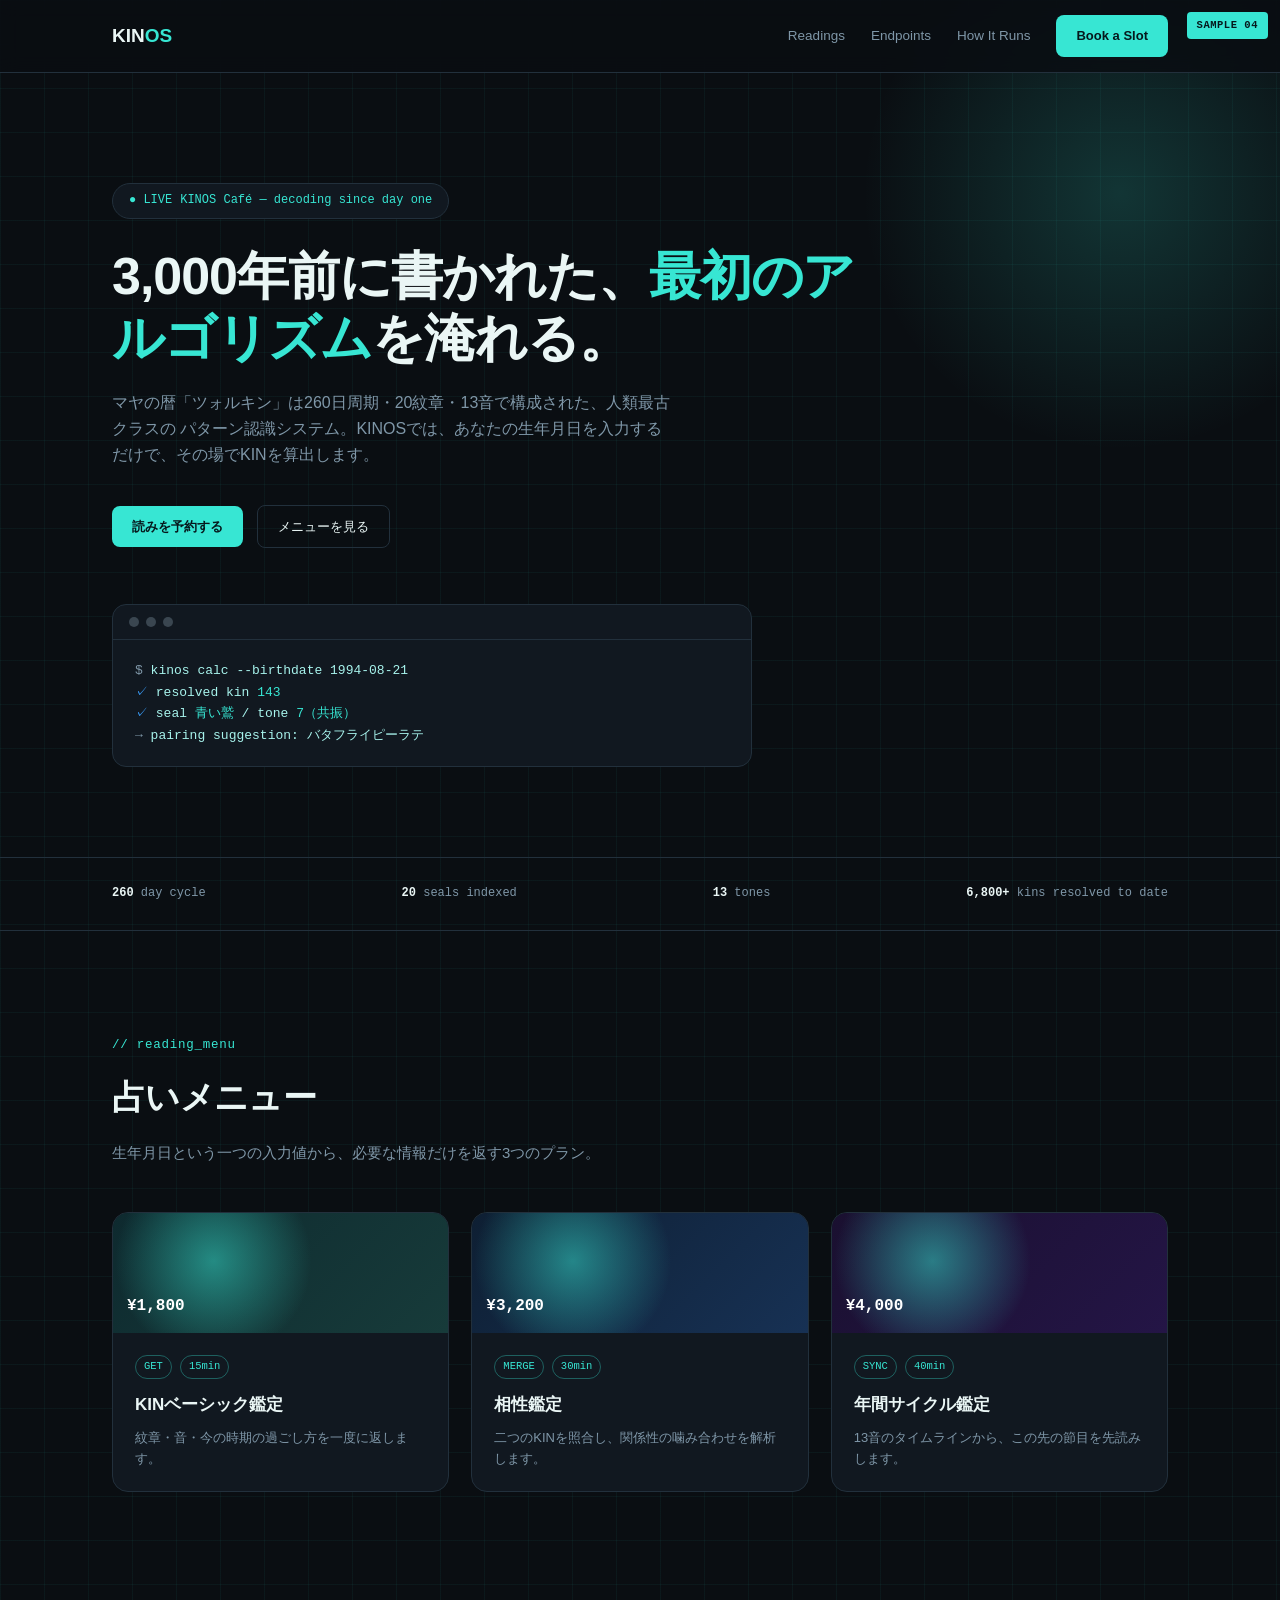
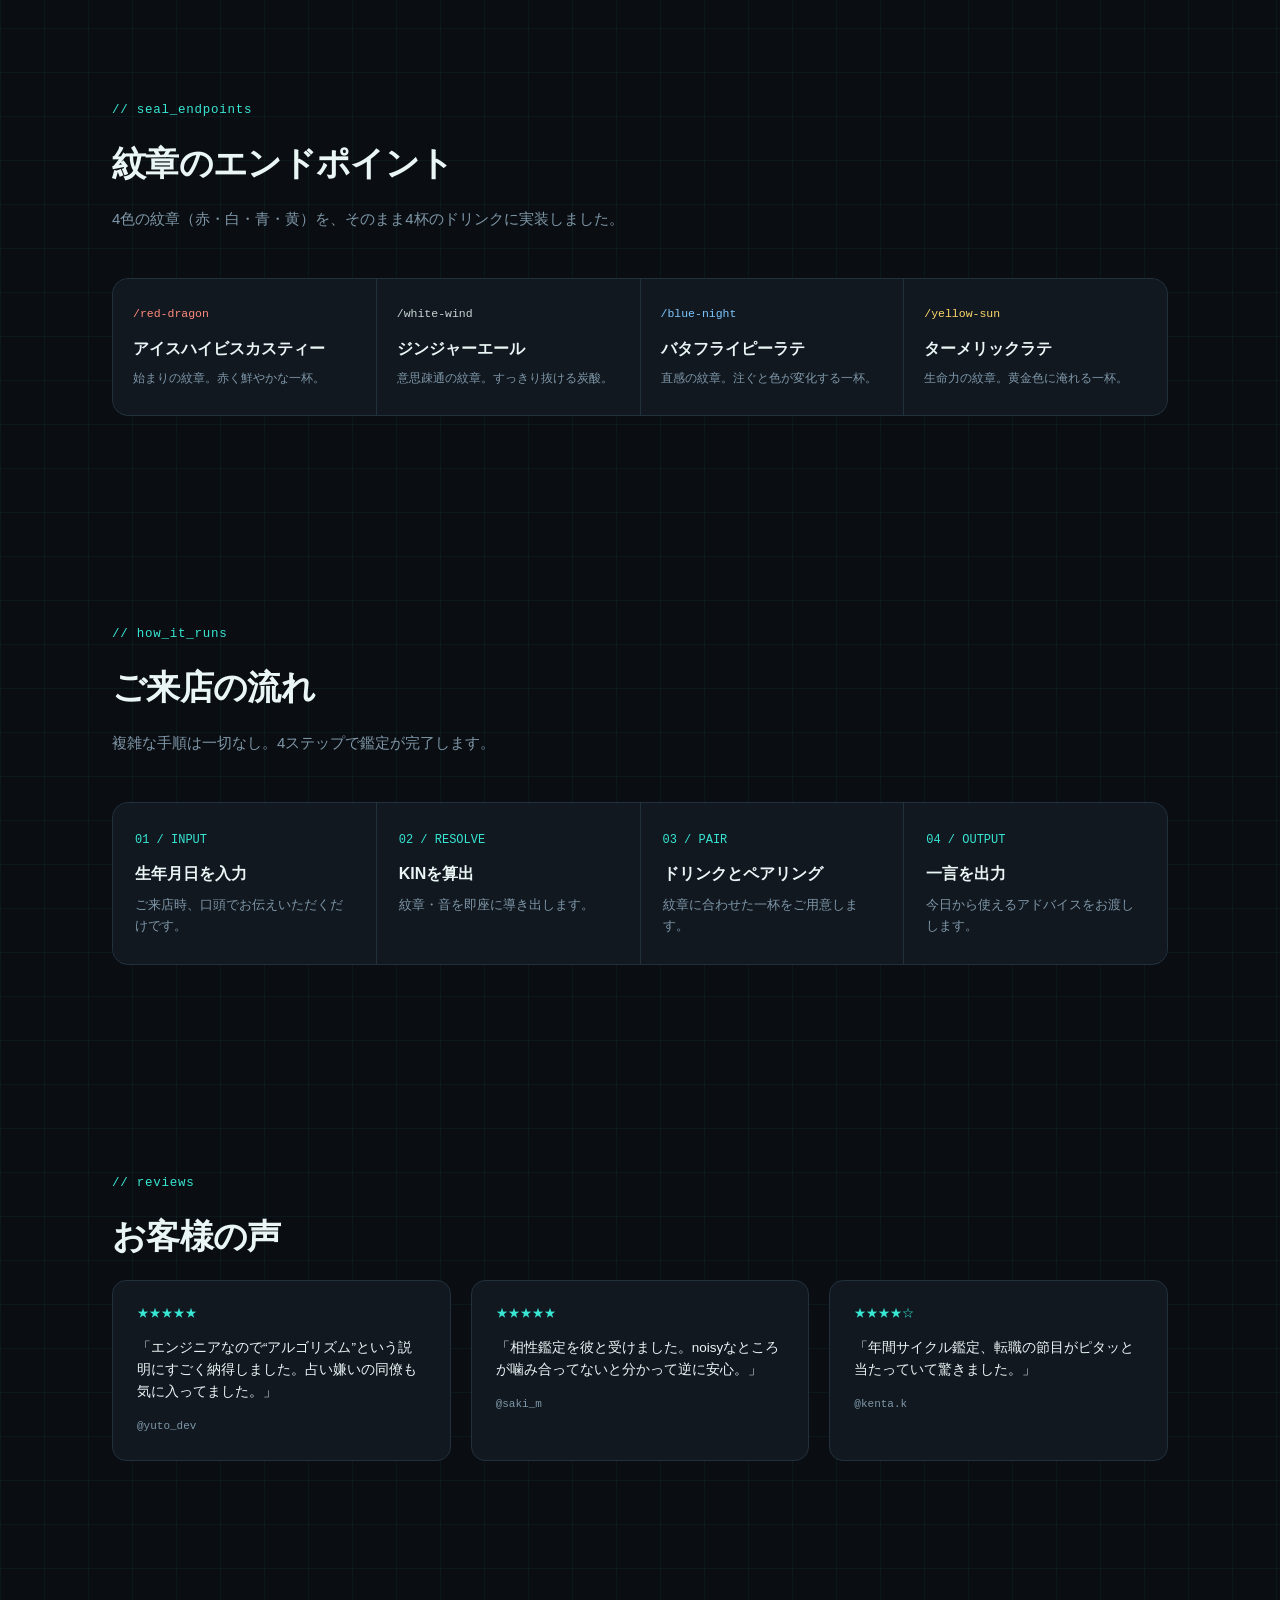
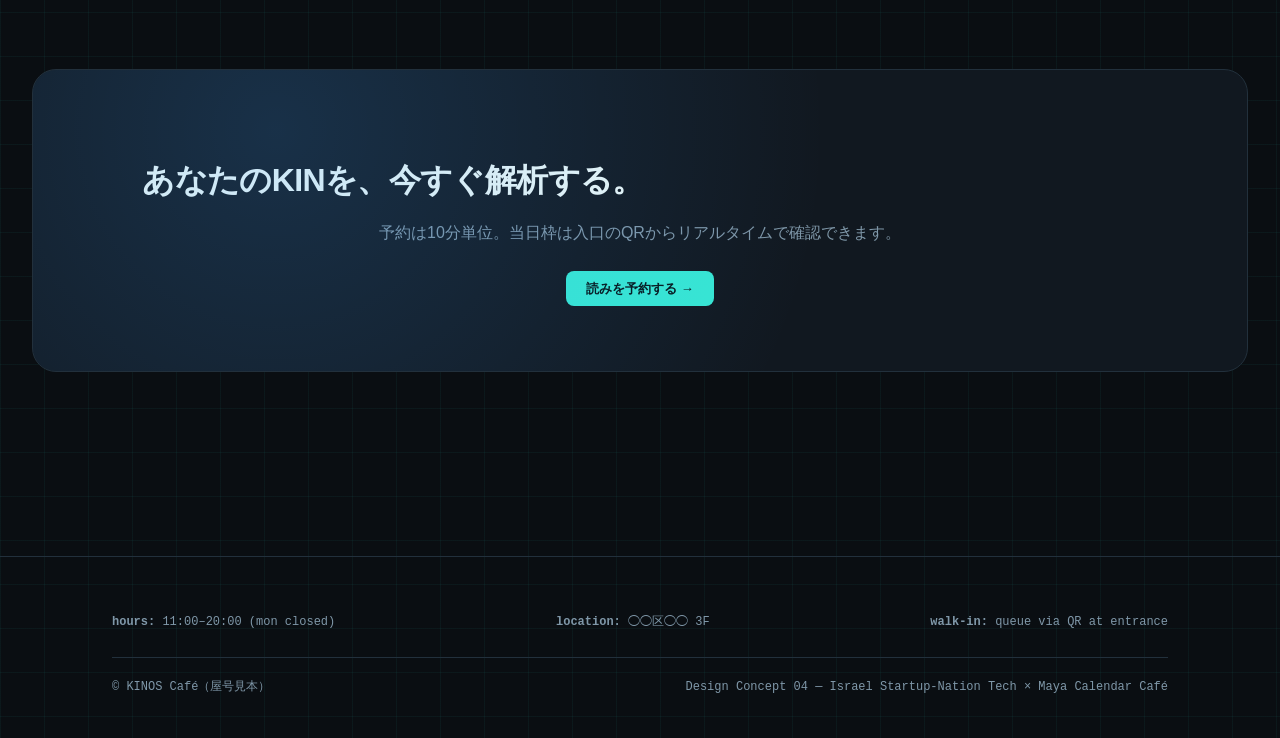
<file: portfolio-designs/04-israel.html>
<!DOCTYPE html>
<html lang="ja">
<head>
<meta charset="UTF-8">
<meta name="viewport" content="width=device-width, initial-scale=1.0">
<title>KINOS｜マヤ暦占いカフェ（イスラエル・スタートアップテック風案）</title>
<style>
  :root{
    --bg:#0a0e12; --panel:#111820; --line:#22303c; --sub:#7f97a8;
    --cyan:#37e6d3; --azure:#3aa0ff; --white:#eaf6f5;
    --seal-red:#ff8a7a; --seal-white:#c9d6d4; --seal-blue:#7ec8ff; --seal-yellow:#ffd76a;
  }
  *{box-sizing:border-box; margin:0; padding:0;}
  body{font-family:-apple-system,"Segoe UI","Hiragino Kaku Gothic ProN",Arial,sans-serif;
    background:var(--bg); color:var(--white); line-height:1.65;
    background-image:linear-gradient(rgba(55,230,211,.05) 1px, transparent 1px),
      linear-gradient(90deg, rgba(55,230,211,.05) 1px, transparent 1px);
    background-size:44px 44px;}
  a{color:inherit; text-decoration:none;}
  .wrap{max-width:1120px; margin:0 auto; padding:0 32px;}
  .tag-sample{position:fixed; top:12px; right:12px; background:var(--cyan); color:#06181c;
    font-size:10.5px; font-weight:800; padding:5px 10px; letter-spacing:.05em; white-space:nowrap; z-index:50; border-radius:4px; font-family:monospace;}
  code, .mono{font-family:"SFMono-Regular",Consolas,monospace;}

  header{position:sticky; top:0; background:rgba(10,14,18,.85); backdrop-filter:blur(10px); border-bottom:1px solid var(--line); z-index:10;}
  header .wrap{display:flex; justify-content:space-between; align-items:center; height:72px;}
  .logo{font-weight:800; font-size:19px;}
  .logo .dot{color:var(--cyan);}
  nav{display:flex; align-items:center; gap:26px; font-size:13.5px; color:var(--sub);}
  nav a:hover{color:var(--white);}
  .btn{background:var(--cyan); color:#06181c; font-weight:800; padding:10px 20px; border-radius:8px; font-size:13px;}
  .btn:hover{background:var(--azure); color:#06181c;}

  .hero{padding:110px 0 90px; position:relative;}
  .hero::before{content:""; position:absolute; top:-160px; right:-120px; width:560px; height:560px;
    background:radial-gradient(circle, rgba(55,230,211,.18), transparent 65%);}
  .hero .wrap{position:relative;}
  .badge{display:inline-flex; gap:8px; align-items:center; background:var(--panel); border:1px solid var(--line);
    padding:7px 16px; border-radius:999px; font-size:12px; color:var(--cyan); font-family:monospace;}
  .hero h1{font-size:52px; font-weight:800; letter-spacing:-.02em; margin:26px 0 20px; max-width:780px; line-height:1.2;}
  .hero h1 .hl{color:var(--cyan);}
  .hero p.lead{color:var(--sub); font-size:16px; max-width:560px; margin-bottom:36px;}
  .ctas{display:flex; gap:14px; align-items:center;}
  .btn-ghost{border:1px solid var(--line); padding:10px 20px; border-radius:8px; font-size:13px; color:var(--white);}
  .terminal{margin-top:56px; background:var(--panel); border:1px solid var(--line); border-radius:14px; padding:0; max-width:640px; overflow:hidden;}
  .terminal .bar{display:flex; gap:7px; padding:12px 16px; border-bottom:1px solid var(--line);}
  .terminal .bar span{width:10px; height:10px; border-radius:50%; background:#3a4650;}
  .terminal .body{padding:20px 22px; font-family:monospace; font-size:13px; color:#a7f3ec;}
  .terminal .body .c1{color:var(--sub);}
  .terminal .body .c2{color:var(--azure);}
  .terminal .body .c3{color:var(--cyan);}

  .strip{border-top:1px solid var(--line); border-bottom:1px solid var(--line); padding:26px 0;}
  .strip .wrap{display:flex; justify-content:space-between; flex-wrap:wrap; gap:16px; font-family:monospace; font-size:12px; color:var(--sub);}
  .strip b{color:var(--white);}

  .sec{padding:104px 0;}
  .sec-tag{font-family:monospace; color:var(--cyan); font-size:12.5px; letter-spacing:.06em;}
  .sec h2{font-size:34px; font-weight:800; letter-spacing:-.02em; margin:14px 0 16px; max-width:600px;}
  .sec p.desc{color:var(--sub); max-width:560px; font-size:15px; margin-bottom:46px;}

  .works-grid{display:grid; grid-template-columns:repeat(3,1fr); gap:22px;}
  .card{background:var(--panel); border:1px solid var(--line); border-radius:16px; padding:0; overflow:hidden; transition:.2s;}
  .card:hover{border-color:var(--cyan); transform:translateY(-4px);}
  .card .thumb{height:120px; position:relative; display:flex; align-items:flex-end; padding:14px;}
  .card:nth-child(1) .thumb{background:linear-gradient(135deg,#0e2a2f,#173b3a);}
  .card:nth-child(2) .thumb{background:linear-gradient(135deg,#0e1f33,#173154);}
  .card:nth-child(3) .thumb{background:linear-gradient(135deg,#1a1030,#241546);}
  .card .thumb .grid-ic{position:absolute; inset:0; background-image:radial-gradient(circle at 30% 40%, rgba(55,230,211,.5), transparent 40%);}
  .card .thumb .price{position:relative; font-family:monospace; font-size:16px; font-weight:700; color:#fff;}
  .card .body{padding:22px;}
  .card .tags{display:flex; gap:8px; margin-bottom:12px;}
  .card .tags span{font-family:monospace; font-size:10.5px; color:var(--cyan); border:1px solid rgba(55,230,211,.35); padding:2px 8px; border-radius:999px;}
  .card h3{font-size:17px; font-weight:800; margin-bottom:8px;}
  .card p{color:var(--sub); font-size:13px;}

  .drinks{display:grid; grid-template-columns:repeat(4,1fr); gap:1px; background:var(--line); border:1px solid var(--line); border-radius:16px; overflow:hidden;}
  .drink{background:var(--panel); padding:26px 20px;}
  .drink .endpoint{font-family:monospace; font-size:11.5px; margin-bottom:12px;}
  .e-red{color:var(--seal-red);} .e-white{color:var(--seal-white);} .e-blue{color:var(--seal-blue);} .e-yellow{color:var(--seal-yellow);}
  .drink h3{font-size:15.5px; font-weight:800; margin-bottom:8px;}
  .drink p{font-size:12px; color:var(--sub);}

  .services{display:grid; grid-template-columns:repeat(4,1fr); gap:1px; background:var(--line); border:1px solid var(--line); border-radius:16px; overflow:hidden;}
  .svc{background:var(--panel); padding:28px 22px;}
  .svc .idx{font-family:monospace; color:var(--cyan); font-size:12px;}
  .svc h3{font-size:16px; font-weight:800; margin:10px 0 8px;}
  .svc p{font-size:12.5px; color:var(--sub);}

  .voices{display:grid; grid-template-columns:repeat(3,1fr); gap:20px;}
  .voice{background:var(--panel); border:1px solid var(--line); border-radius:14px; padding:24px;}
  .voice .stars{color:var(--cyan); font-family:monospace; font-size:12px; margin-bottom:12px;}
  .voice p{font-size:13.5px; color:var(--white); margin-bottom:14px;}
  .voice .who{font-family:monospace; font-size:11px; color:var(--sub);}

  .cta-band{background:var(--panel); border:1px solid var(--line); border-radius:24px; padding:70px 60px; text-align:center; position:relative; overflow:hidden; margin:0 32px;}
  .cta-band::after{content:""; position:absolute; inset:0; background:radial-gradient(circle at 20% 20%, rgba(58,160,255,.18), transparent 55%);}
  .cta-band h2{position:relative; font-size:32px; font-weight:800; margin-bottom:14px;}
  .cta-band p{position:relative; color:var(--sub); margin-bottom:28px;}

  footer{padding:56px 32px 40px; border-top:1px solid var(--line); margin-top:80px; font-size:12px; color:var(--sub); font-family:monospace;}
  footer .info{display:flex; justify-content:space-between; flex-wrap:wrap; gap:16px; margin-bottom:24px;}
  footer .bottom{display:flex; justify-content:space-between; padding-top:20px; border-top:1px solid var(--line);}

  @media(max-width:860px){
    .hero h1{font-size:32px;} .works-grid{grid-template-columns:1fr;} .services{grid-template-columns:1fr 1fr;}
    .drinks{grid-template-columns:1fr 1fr;} .voices{grid-template-columns:1fr;}
    nav{display:none;} .cta-band{padding:50px 24px;} .strip .wrap{font-size:11px;}
  }
</style>
</head>
<body>
<div class="tag-sample">SAMPLE 04</div>

<header>
  <div class="wrap">
    <div class="logo">KIN<span class="dot">OS</span></div>
    <nav>
      <a href="#work">Readings</a>
      <a href="#drinks">Endpoints</a>
      <a href="#services">How It Runs</a>
      <a class="btn" href="#contact">Book a Slot</a>
    </nav>
  </div>
</header>

<section class="hero">
  <div class="wrap">
    <div class="badge"><span class="mono">● LIVE</span> KINOS Café — decoding since day one</div>
    <h1>3,000年前に書かれた、<span class="hl">最初のアルゴリズム</span>を淹れる。</h1>
    <p class="lead">マヤの暦「ツォルキン」は260日周期・20紋章・13音で構成された、人類最古クラスの
      パターン認識システム。KINOSでは、あなたの生年月日を入力するだけで、その場でKINを算出します。</p>
    <div class="ctas">
      <a class="btn" href="#contact">読みを予約する</a>
      <a class="btn-ghost" href="#work">メニューを見る</a>
    </div>
    <div class="terminal">
      <div class="bar"><span></span><span></span><span></span></div>
      <div class="body">
        <div><span class="c1">$</span> kinos calc --birthdate 1994-08-21</div>
        <div><span class="c2">✓</span> resolved kin <span class="c3">143</span></div>
        <div><span class="c2">✓</span> seal <span class="c3">青い鷲</span> / tone <span class="c3">7（共振）</span></div>
        <div><span class="c1">→</span> pairing suggestion: バタフライピーラテ</div>
      </div>
    </div>
  </div>
</section>

<div class="strip">
  <div class="wrap">
    <span><b>260</b> day cycle</span>
    <span><b>20</b> seals indexed</span>
    <span><b>13</b> tones</span>
    <span><b>6,800+</b> kins resolved to date</span>
  </div>
</div>

<section class="sec" id="work">
  <div class="wrap">
    <div class="sec-tag">// reading_menu</div>
    <h2>占いメニュー</h2>
    <p class="desc">生年月日という一つの入力値から、必要な情報だけを返す3つのプラン。</p>
    <div class="works-grid">
      <div class="card"><div class="thumb"><div class="grid-ic"></div><span class="price">¥1,800</span></div><div class="body"><div class="tags"><span>GET</span><span>15min</span></div><h3>KINベーシック鑑定</h3><p>紋章・音・今の時期の過ごし方を一度に返します。</p></div></div>
      <div class="card"><div class="thumb"><div class="grid-ic"></div><span class="price">¥3,200</span></div><div class="body"><div class="tags"><span>MERGE</span><span>30min</span></div><h3>相性鑑定</h3><p>二つのKINを照合し、関係性の噛み合わせを解析します。</p></div></div>
      <div class="card"><div class="thumb"><div class="grid-ic"></div><span class="price">¥4,000</span></div><div class="body"><div class="tags"><span>SYNC</span><span>40min</span></div><h3>年間サイクル鑑定</h3><p>13音のタイムラインから、この先の節目を先読みします。</p></div></div>
    </div>
  </div>
</section>

<section class="sec" id="drinks">
  <div class="wrap">
    <div class="sec-tag">// seal_endpoints</div>
    <h2>紋章のエンドポイント</h2>
    <p class="desc">4色の紋章（赤・白・青・黄）を、そのまま4杯のドリンクに実装しました。</p>
    <div class="drinks">
      <div class="drink"><div class="endpoint e-red">/red-dragon</div><h3>アイスハイビスカスティー</h3><p>始まりの紋章。赤く鮮やかな一杯。</p></div>
      <div class="drink"><div class="endpoint e-white">/white-wind</div><h3>ジンジャーエール</h3><p>意思疎通の紋章。すっきり抜ける炭酸。</p></div>
      <div class="drink"><div class="endpoint e-blue">/blue-night</div><h3>バタフライピーラテ</h3><p>直感の紋章。注ぐと色が変化する一杯。</p></div>
      <div class="drink"><div class="endpoint e-yellow">/yellow-sun</div><h3>ターメリックラテ</h3><p>生命力の紋章。黄金色に淹れる一杯。</p></div>
    </div>
  </div>
</section>

<section class="sec" id="services">
  <div class="wrap">
    <div class="sec-tag">// how_it_runs</div>
    <h2>ご来店の流れ</h2>
    <p class="desc">複雑な手順は一切なし。4ステップで鑑定が完了します。</p>
    <div class="services">
      <div class="svc"><div class="idx">01 / INPUT</div><h3>生年月日を入力</h3><p>ご来店時、口頭でお伝えいただくだけです。</p></div>
      <div class="svc"><div class="idx">02 / RESOLVE</div><h3>KINを算出</h3><p>紋章・音を即座に導き出します。</p></div>
      <div class="svc"><div class="idx">03 / PAIR</div><h3>ドリンクとペアリング</h3><p>紋章に合わせた一杯をご用意します。</p></div>
      <div class="svc"><div class="idx">04 / OUTPUT</div><h3>一言を出力</h3><p>今日から使えるアドバイスをお渡しします。</p></div>
    </div>
  </div>
</section>

<section class="sec">
  <div class="wrap">
    <div class="sec-tag">// reviews</div>
    <h2>お客様の声</h2>
    <div class="voices">
      <div class="voice"><div class="stars">★★★★★</div><p>「エンジニアなので“アルゴリズム”という説明にすごく納得しました。占い嫌いの同僚も気に入ってました。」</p><div class="who">@yuto_dev</div></div>
      <div class="voice"><div class="stars">★★★★★</div><p>「相性鑑定を彼と受けました。noisyなところが噛み合ってないと分かって逆に安心。」</p><div class="who">@saki_m</div></div>
      <div class="voice"><div class="stars">★★★★☆</div><p>「年間サイクル鑑定、転職の節目がピタッと当たっていて驚きました。」</p><div class="who">@kenta.k</div></div>
    </div>
  </div>
</section>

<section class="sec" id="contact">
  <div class="cta-band">
    <h2>あなたのKINを、今すぐ解析する。</h2>
    <p>予約は10分単位。当日枠は入口のQRからリアルタイムで確認できます。</p>
    <a class="btn" href="#">読みを予約する →</a>
  </div>
</section>

<footer>
  <div class="wrap">
    <div class="info">
      <span><b>hours:</b> 11:00–20:00 (mon closed)</span>
      <span><b>location:</b> ◯◯区◯◯ 3F</span>
      <span><b>walk-in:</b> queue via QR at entrance</span>
    </div>
    <div class="bottom">
      <span>© KINOS Café（屋号見本）</span>
      <span>Design Concept 04 — Israel Startup-Nation Tech × Maya Calendar Café</span>
    </div>
  </div>
</footer>

</body>
</html>
</file>
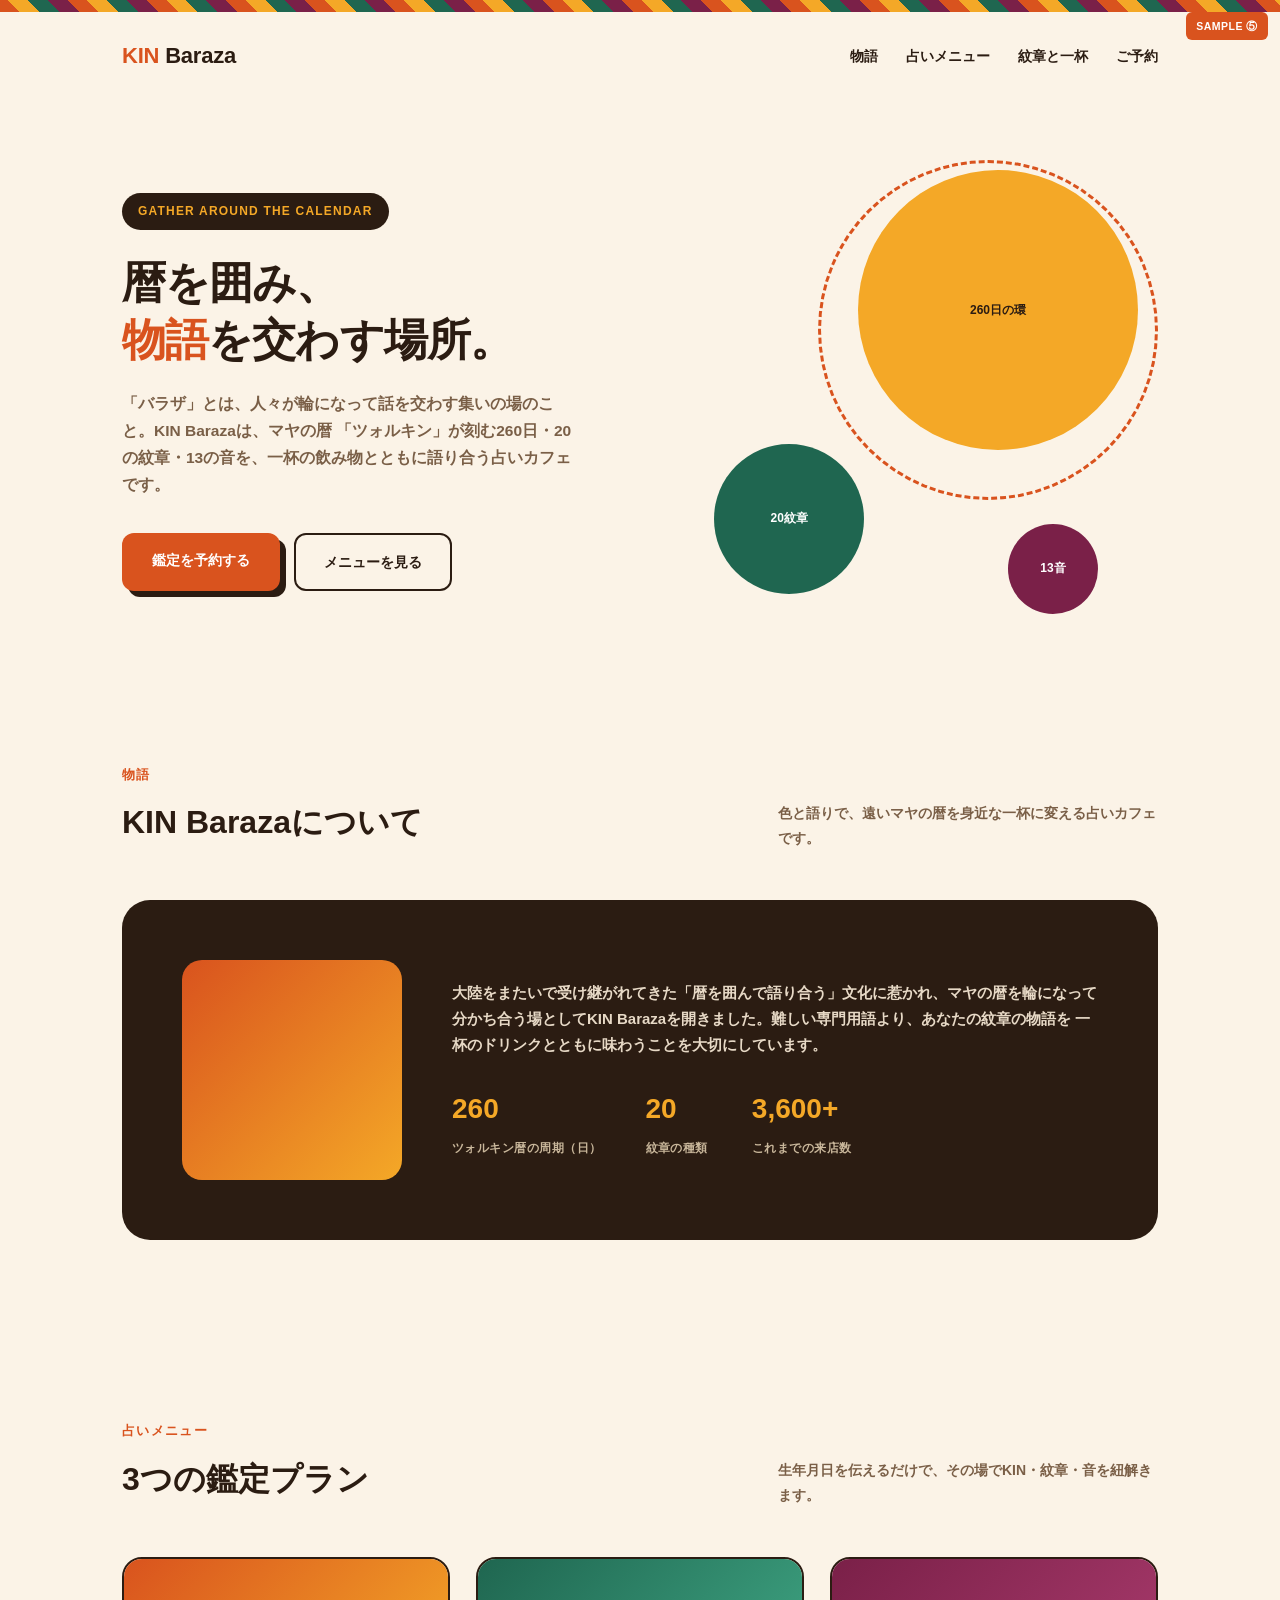
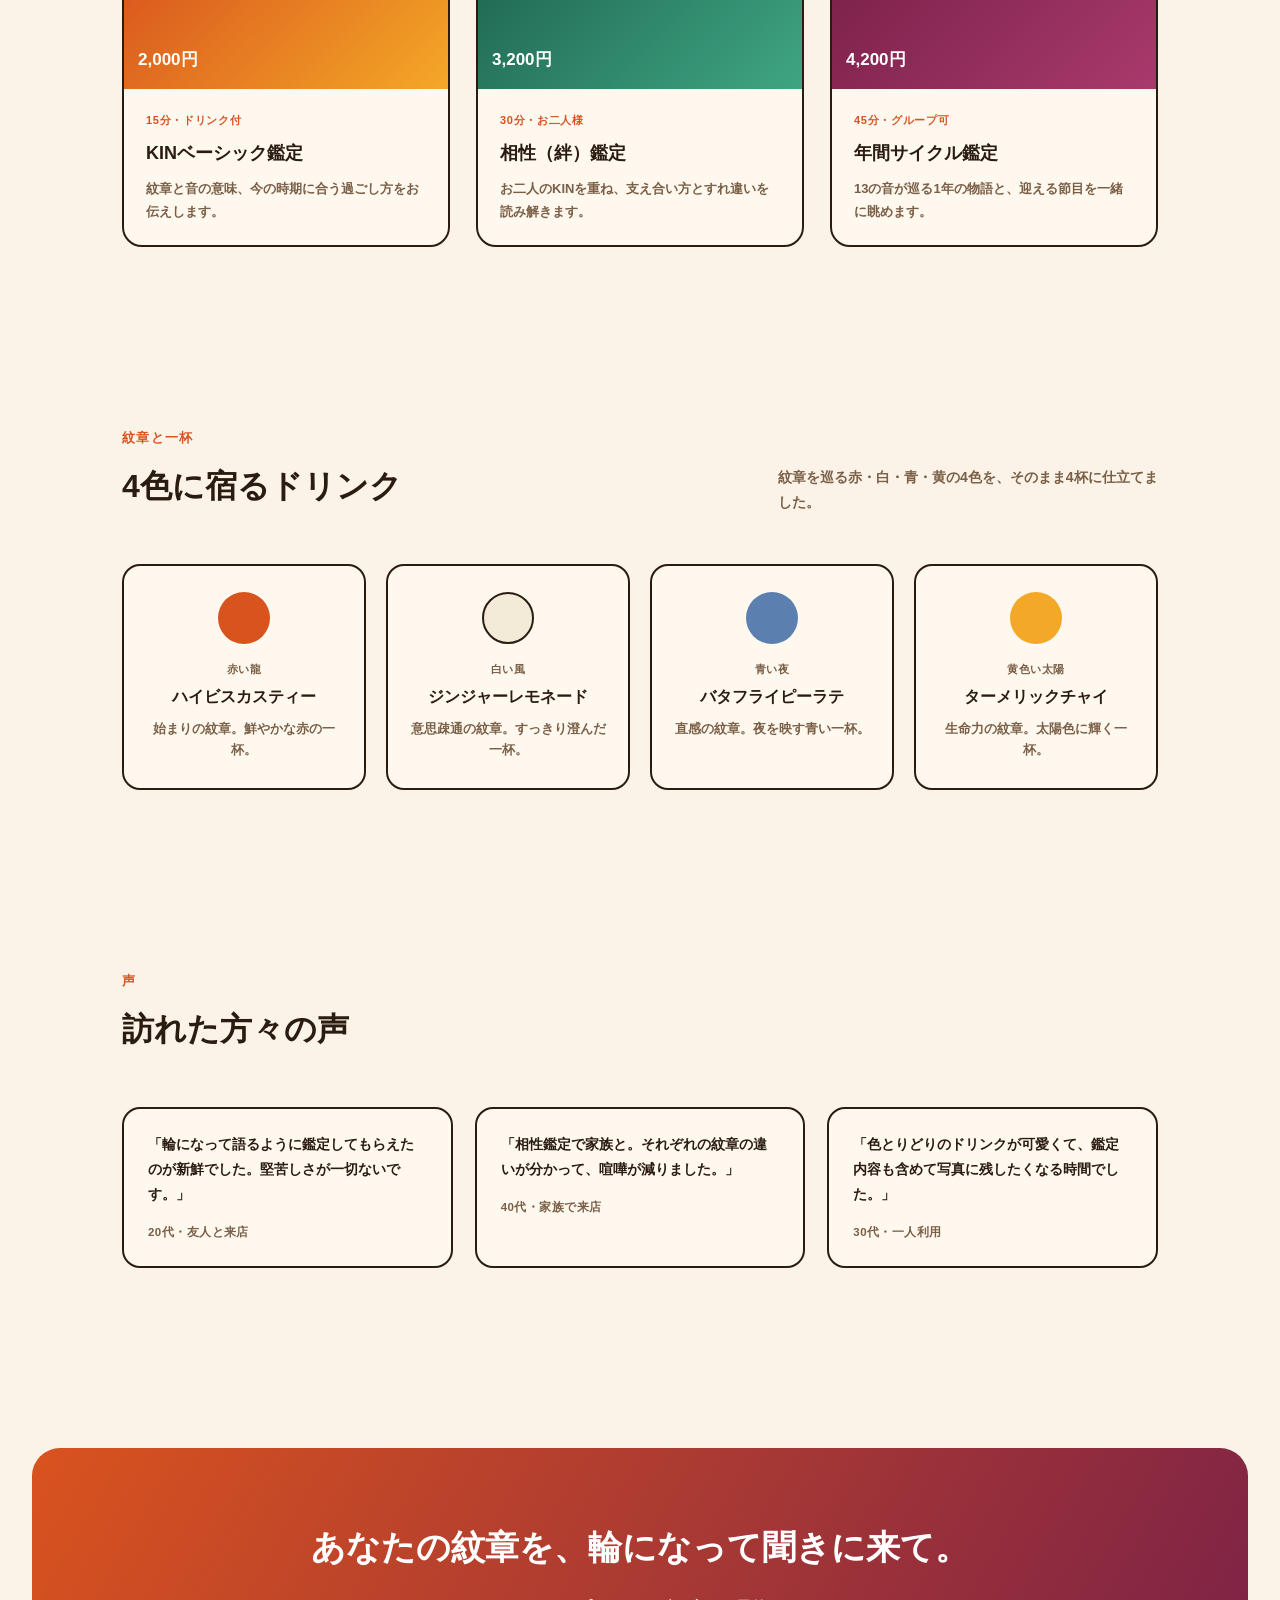
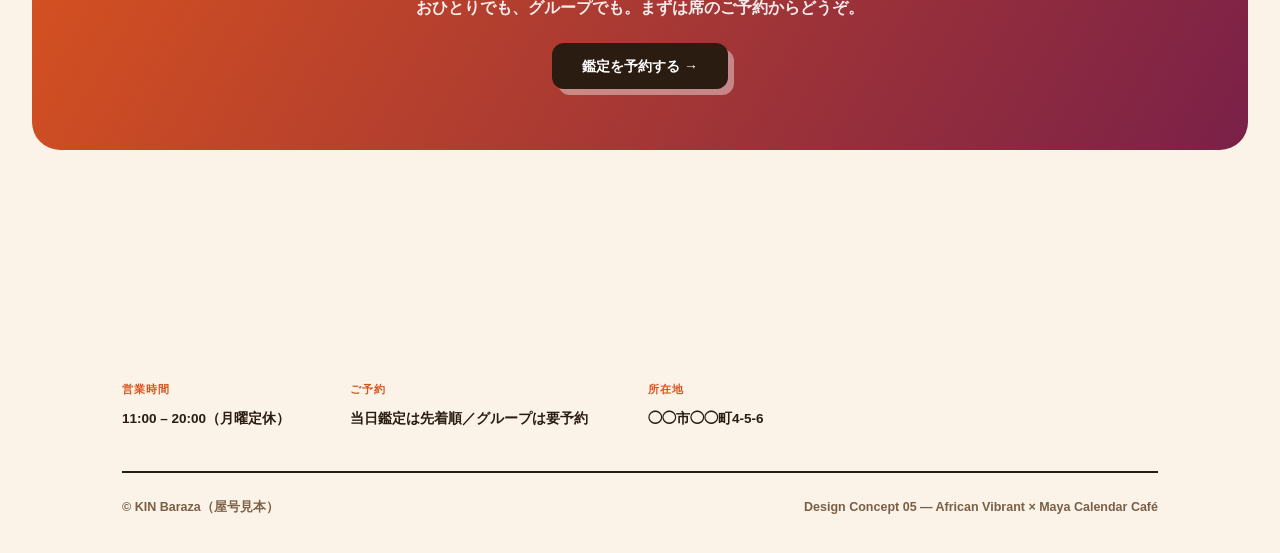
<file: portfolio-designs/05-africa.html>
<!DOCTYPE html>
<html lang="ja">
<head>
<meta charset="UTF-8">
<meta name="viewport" content="width=device-width, initial-scale=1.0">
<title>KIN Baraza｜マヤ暦占いカフェ（アフリカン・ヴァイブラント案）</title>
<style>
  :root{
    --sand:#fbf3e7; --ink:#2b1c12; --sub:#7a5f47;
    --terra:#d9531e; --gold:#f4a827; --green:#1f6650; --plum:#7a2048; --panel:#fff8ee;
  }
  *{box-sizing:border-box; margin:0; padding:0;}
  body{font-family:"Hiragino Kaku Gothic ProN","Yu Gothic",Arial,sans-serif;
    background:var(--sand); color:var(--ink); line-height:1.75;}
  a{color:inherit; text-decoration:none;}
  .wrap{max-width:1100px; margin:0 auto; padding:0 32px;}
  .tag-sample{position:fixed; top:12px; right:12px; background:var(--terra); color:#fff;
    font-size:10.5px; font-weight:800; padding:5px 10px; letter-spacing:.05em; white-space:nowrap; z-index:50; border-radius:6px;}

  .pattern-strip{height:12px; background:repeating-linear-gradient(45deg, var(--terra) 0 14px, var(--gold) 14px 28px, var(--green) 28px 42px, var(--plum) 42px 56px);}

  header .wrap{display:flex; justify-content:space-between; align-items:center; height:88px;}
  .logo{font-size:22px; font-weight:900; letter-spacing:-.01em; color:var(--terra);}
  .logo span{color:var(--ink);}
  nav{display:flex; gap:28px; font-size:14px; font-weight:700;}
  nav a:hover{color:var(--terra);}

  .hero{padding:70px 0 60px; position:relative;}
  .hero .wrap{display:grid; grid-template-columns:1.1fr .9fr; gap:50px; align-items:center;}
  .kicker{display:inline-block; background:var(--ink); color:var(--gold); font-weight:800; font-size:12px;
    letter-spacing:.1em; padding:8px 16px; border-radius:999px; margin-bottom:24px;}
  .hero h1{font-size:44px; font-weight:900; letter-spacing:-.02em; line-height:1.3;}
  .hero h1 .hl{color:var(--terra);}
  .hero p.lead{margin-top:22px; color:var(--sub); font-size:15.5px; max-width:460px; font-weight:600;}
  .ctas{display:flex; gap:14px; margin-top:34px;}
  .btn{background:var(--terra); color:#fff; font-weight:800; padding:15px 30px; border-radius:12px; font-size:14px; box-shadow:6px 6px 0 var(--ink);}
  .btn:hover{transform:translate(-2px,-2px); box-shadow:8px 8px 0 var(--ink);}
  .btn-outline{border:2.5px solid var(--ink); padding:15px 28px; border-radius:12px; font-weight:800; font-size:14px;}

  .hero-art{position:relative; aspect-ratio:1/1;}
  .hero-art .blob{position:absolute; border-radius:50%; display:flex; align-items:center; justify-content:center;
    text-align:center; font-weight:800; font-size:12px; color:#fff; padding:10px;}
  .hero-art .b1{width:280px; height:280px; background:var(--gold); top:0; right:20px; color:var(--ink);}
  .hero-art .b2{width:150px; height:150px; background:var(--green); bottom:20px; left:0;}
  .hero-art .b3{width:90px; height:90px; background:var(--plum); bottom:0; right:60px;}
  .hero-art .ring{position:absolute; width:340px; height:340px; border:3px dashed var(--terra); border-radius:50%; top:-10px; right:0;}

  .sec{padding:90px 0;}
  .sec-head{display:flex; align-items:flex-end; justify-content:space-between; margin-bottom:50px; flex-wrap:wrap; gap:16px;}
  .sec-head .label{font-weight:800; color:var(--terra); font-size:13px; letter-spacing:.1em; text-transform:uppercase;}
  .sec-head h2{font-size:32px; font-weight:900; margin-top:8px;}
  .sec-head p{color:var(--sub); font-size:14px; max-width:380px; font-weight:600;}

  .about-band{background:var(--ink); color:var(--sand); border-radius:28px; padding:60px; display:grid; grid-template-columns:220px 1fr; gap:50px; align-items:center;}
  .about-band .ph{aspect-ratio:1/1; border-radius:20px; background:linear-gradient(135deg,var(--terra),var(--gold));}
  .about-band p{color:#e7d9c6; font-size:15px; font-weight:600;}
  .stats{display:flex; gap:44px; margin-top:26px; flex-wrap:wrap;}
  .stat b{font-size:28px; font-weight:900; display:block; color:var(--gold);}
  .stat span{font-size:11.5px; color:#c9b79b; font-weight:700; letter-spacing:.04em;}

  .works-grid{display:grid; grid-template-columns:repeat(3,1fr); gap:26px;}
  .card{background:var(--panel); border:2.5px solid var(--ink); border-radius:20px; overflow:hidden; transition:.2s;}
  .card:hover{transform:translateY(-6px);}
  .card .thumb{height:130px; position:relative; display:flex; align-items:flex-end; padding:14px;}
  .card:nth-child(1) .thumb{background:linear-gradient(135deg,var(--terra),var(--gold));}
  .card:nth-child(2) .thumb{background:linear-gradient(135deg,var(--green),#3fa583);}
  .card:nth-child(3) .thumb{background:linear-gradient(135deg,var(--plum),#a83a6c);}
  .card .price{color:#fff; font-weight:900; font-size:17px;}
  .card .body{padding:22px;}
  .card .cat{font-size:11px; font-weight:800; color:var(--terra); letter-spacing:.06em; text-transform:uppercase;}
  .card h3{font-size:18px; font-weight:900; margin:8px 0 8px;}
  .card p{font-size:13px; color:var(--sub); font-weight:600;}

  .services{display:grid; grid-template-columns:repeat(4,1fr); gap:20px;}
  .svc{background:var(--panel); border:2.5px solid var(--ink); border-radius:18px; padding:26px 20px; text-align:center;}
  .svc .ic{width:52px; height:52px; border-radius:50%; margin:0 auto 16px;}
  .svc:nth-child(1) .ic{background:var(--terra);}
  .svc:nth-child(2) .ic{background:#f3ead8; border:2.5px solid var(--ink);}
  .svc:nth-child(3) .ic{background:#5b7fae;}
  .svc:nth-child(4) .ic{background:var(--gold);}
  .svc .seal{font-size:10.5px; font-weight:800; color:var(--sub); text-transform:uppercase; letter-spacing:.05em; margin-bottom:4px;}
  .svc h3{font-size:16px; font-weight:900; margin-bottom:8px;}
  .svc p{font-size:12.5px; color:var(--sub); font-weight:600;}

  .voices{display:grid; grid-template-columns:repeat(3,1fr); gap:22px;}
  .voice{background:var(--panel); border:2.5px solid var(--ink); border-radius:18px; padding:24px;}
  .voice p{font-size:13.5px; color:var(--ink); font-weight:600; margin-bottom:14px; line-height:1.85;}
  .voice .who{font-size:11.5px; color:var(--sub); font-weight:800; text-transform:uppercase; letter-spacing:.04em;}

  .cta-band{background:linear-gradient(120deg,var(--terra),var(--plum)); border-radius:28px; padding:70px 60px; text-align:center; color:#fff; margin:0 32px;}
  .cta-band h2{font-size:34px; font-weight:900; margin-bottom:16px;}
  .cta-band p{opacity:.9; margin-bottom:30px; font-weight:600;}
  .cta-band .btn{background:var(--ink); box-shadow:6px 6px 0 rgba(255,255,255,.4);}

  footer{padding:70px 32px 34px; margin-top:70px;}
  .info-row{max-width:1036px; margin:0 auto 40px; display:flex; gap:60px; flex-wrap:wrap;}
  .info-row .k{font-size:11px; font-weight:800; color:var(--terra); letter-spacing:.08em; text-transform:uppercase; margin-bottom:8px;}
  .info-row .v{font-size:13.5px; color:var(--ink); font-weight:700; line-height:1.8;}
  .foot-bottom{max-width:1036px; margin:0 auto; display:flex; justify-content:space-between; font-size:12.5px; color:var(--sub); font-weight:700; padding-top:24px; border-top:2px solid var(--ink);}

  @media(max-width:860px){
    .hero .wrap{grid-template-columns:1fr;} .hero h1{font-size:32px;} .about-band{grid-template-columns:1fr; padding:36px;}
    .works-grid{grid-template-columns:1fr;} .services{grid-template-columns:1fr 1fr;} .voices{grid-template-columns:1fr;}
    nav{display:none;} .cta-band{padding:50px 26px;} .info-row{gap:28px;}
  }
</style>
</head>
<body>
<div class="tag-sample">SAMPLE ⑤</div>
<div class="pattern-strip"></div>

<header>
  <div class="wrap">
    <div class="logo">KIN<span> Baraza</span></div>
    <nav>
      <a href="#about">物語</a>
      <a href="#work">占いメニュー</a>
      <a href="#service">紋章と一杯</a>
      <a href="#contact">ご予約</a>
    </nav>
  </div>
</header>

<section class="hero">
  <div class="wrap">
    <div>
      <div class="kicker">GATHER AROUND THE CALENDAR</div>
      <h1>暦を囲み、<br><span class="hl">物語</span>を交わす場所。</h1>
      <p class="lead">
        「バラザ」とは、人々が輪になって話を交わす集いの場のこと。KIN Barazaは、マヤの暦
        「ツォルキン」が刻む260日・20の紋章・13の音を、一杯の飲み物とともに語り合う占いカフェです。
      </p>
      <div class="ctas">
        <a class="btn" href="#contact">鑑定を予約する</a>
        <a class="btn-outline" href="#work">メニューを見る</a>
      </div>
    </div>
    <div class="hero-art">
      <div class="ring"></div>
      <div class="blob b1">260日の環</div>
      <div class="blob b2">20紋章</div>
      <div class="blob b3">13音</div>
    </div>
  </div>
</section>

<section class="sec" id="about">
  <div class="wrap">
    <div class="sec-head">
      <div><div class="label">物語</div><h2>KIN Barazaについて</h2></div>
      <p>色と語りで、遠いマヤの暦を身近な一杯に変える占いカフェです。</p>
    </div>
    <div class="about-band">
      <div class="ph"></div>
      <div>
        <p>大陸をまたいで受け継がれてきた「暦を囲んで語り合う」文化に惹かれ、マヤの暦を輪になって
          分かち合う場としてKIN Barazaを開きました。難しい専門用語より、あなたの紋章の物語を
          一杯のドリンクとともに味わうことを大切にしています。</p>
        <div class="stats">
          <div class="stat"><b>260</b><span>ツォルキン暦の周期（日）</span></div>
          <div class="stat"><b>20</b><span>紋章の種類</span></div>
          <div class="stat"><b>3,600+</b><span>これまでの来店数</span></div>
        </div>
      </div>
    </div>
  </div>
</section>

<section class="sec" id="work">
  <div class="wrap">
    <div class="sec-head">
      <div><div class="label">占いメニュー</div><h2>3つの鑑定プラン</h2></div>
      <p>生年月日を伝えるだけで、その場でKIN・紋章・音を紐解きます。</p>
    </div>
    <div class="works-grid">
      <div class="card"><div class="thumb"><span class="price">2,000円</span></div><div class="body"><div class="cat">15分・ドリンク付</div><h3>KINベーシック鑑定</h3><p>紋章と音の意味、今の時期に合う過ごし方をお伝えします。</p></div></div>
      <div class="card"><div class="thumb"><span class="price">3,200円</span></div><div class="body"><div class="cat">30分・お二人様</div><h3>相性（絆）鑑定</h3><p>お二人のKINを重ね、支え合い方とすれ違いを読み解きます。</p></div></div>
      <div class="card"><div class="thumb"><span class="price">4,200円</span></div><div class="body"><div class="cat">45分・グループ可</div><h3>年間サイクル鑑定</h3><p>13の音が巡る1年の物語と、迎える節目を一緒に眺めます。</p></div></div>
    </div>
  </div>
</section>

<section class="sec" id="service">
  <div class="wrap">
    <div class="sec-head">
      <div><div class="label">紋章と一杯</div><h2>4色に宿るドリンク</h2></div>
      <p>紋章を巡る赤・白・青・黄の4色を、そのまま4杯に仕立てました。</p>
    </div>
    <div class="services">
      <div class="svc"><div class="ic"></div><div class="seal">赤い龍</div><h3>ハイビスカスティー</h3><p>始まりの紋章。鮮やかな赤の一杯。</p></div>
      <div class="svc"><div class="ic"></div><div class="seal">白い風</div><h3>ジンジャーレモネード</h3><p>意思疎通の紋章。すっきり澄んだ一杯。</p></div>
      <div class="svc"><div class="ic"></div><div class="seal">青い夜</div><h3>バタフライピーラテ</h3><p>直感の紋章。夜を映す青い一杯。</p></div>
      <div class="svc"><div class="ic"></div><div class="seal">黄色い太陽</div><h3>ターメリックチャイ</h3><p>生命力の紋章。太陽色に輝く一杯。</p></div>
    </div>
  </div>
</section>

<section class="sec">
  <div class="wrap">
    <div class="sec-head">
      <div><div class="label">声</div><h2>訪れた方々の声</h2></div>
    </div>
    <div class="voices">
      <div class="voice"><p>「輪になって語るように鑑定してもらえたのが新鮮でした。堅苦しさが一切ないです。」</p><div class="who">20代・友人と来店</div></div>
      <div class="voice"><p>「相性鑑定で家族と。それぞれの紋章の違いが分かって、喧嘩が減りました。」</p><div class="who">40代・家族で来店</div></div>
      <div class="voice"><p>「色とりどりのドリンクが可愛くて、鑑定内容も含めて写真に残したくなる時間でした。」</p><div class="who">30代・一人利用</div></div>
    </div>
  </div>
</section>

<section class="sec" id="contact">
  <div class="cta-band">
    <h2>あなたの紋章を、輪になって聞きに来て。</h2>
    <p>おひとりでも、グループでも。まずは席のご予約からどうぞ。</p>
    <a class="btn" href="#">鑑定を予約する →</a>
  </div>
</section>

<footer>
  <div class="info-row">
    <div><div class="k">営業時間</div><div class="v">11:00 – 20:00（月曜定休）</div></div>
    <div><div class="k">ご予約</div><div class="v">当日鑑定は先着順／グループは要予約</div></div>
    <div><div class="k">所在地</div><div class="v">◯◯市◯◯町4-5-6</div></div>
  </div>
  <div class="foot-bottom">
    <span>© KIN Baraza（屋号見本）</span>
    <span>Design Concept 05 — African Vibrant × Maya Calendar Café</span>
  </div>
</footer>

</body>
</html>
</file>
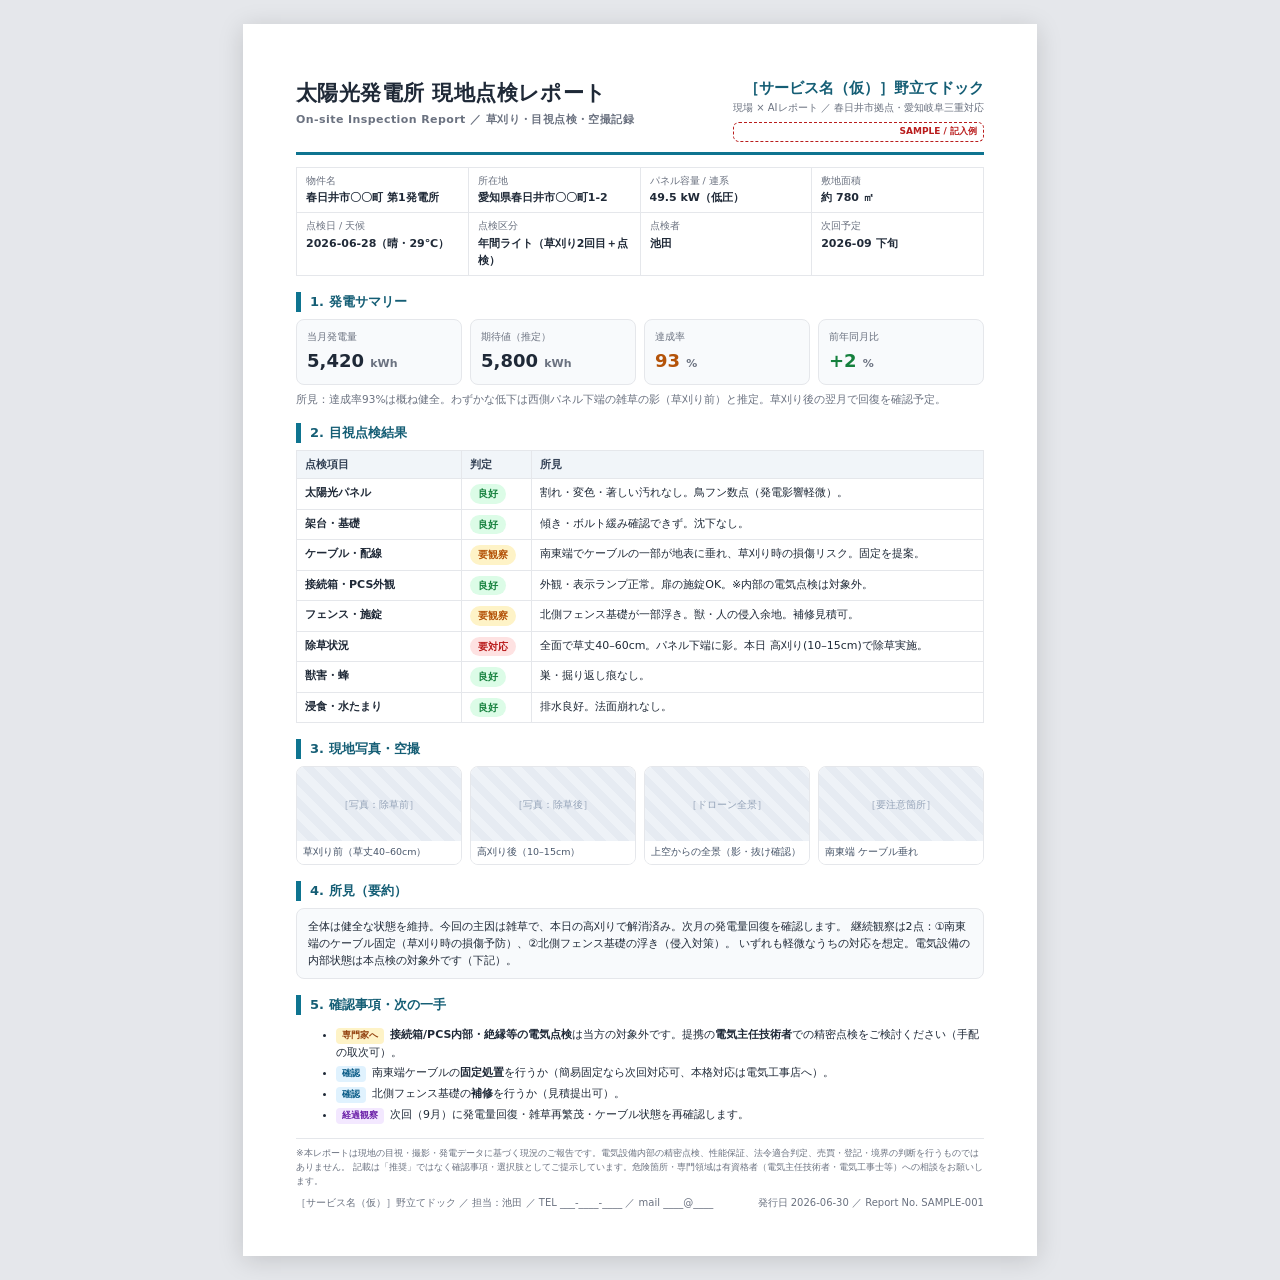
<file: research/sample-report-solar.html>
<!DOCTYPE html>
<html lang="ja">
<head>
<meta charset="UTF-8">
<meta name="viewport" content="width=device-width, initial-scale=1.0">
<title>太陽光発電所 現地点検レポート（サンプル）</title>
<style>
  :root{
    --ink:#1f2937; --sub:#6b7280; --line:#e5e7eb; --bg:#f8fafc;
    --brand:#0e7490; --brand-d:#155e75;
    --ok:#15803d; --okbg:#dcfce7; --warn:#b45309; --warnbg:#fef3c7; --bad:#b91c1c; --badbg:#fee2e2;
  }
  *{box-sizing:border-box;}
  body{font-family:"Hiragino Kaku Gothic ProN","Yu Gothic",Meiryo,system-ui,sans-serif;
       color:var(--ink); background:#e5e7eb; margin:0; padding:24px; line-height:1.55;}
  .sheet{width:210mm; min-height:297mm; margin:0 auto; background:#fff; padding:14mm 14mm 12mm;
         box-shadow:0 4px 24px rgba(0,0,0,.15);}
  /* header */
  .head{display:flex; justify-content:space-between; align-items:flex-start;
        border-bottom:3px solid var(--brand); padding-bottom:10px;}
  .title{font-size:21px; font-weight:800; letter-spacing:.02em;}
  .title small{display:block; font-size:11px; color:var(--sub); font-weight:600; margin-top:2px;}
  .logo{text-align:right; font-size:12px; color:var(--brand-d); font-weight:700;}
  .logo .svc{font-size:15px;}
  .logo .tag{font-size:10px; color:var(--sub); font-weight:500;}
  /* meta */
  .meta{display:grid; grid-template-columns:repeat(4,1fr); gap:1px; background:var(--line);
        border:1px solid var(--line); margin:12px 0 4px;}
  .meta div{background:#fff; padding:6px 9px; font-size:11px;}
  .meta .k{color:var(--sub); font-size:9.5px; display:block; margin-bottom:1px;}
  .meta .v{font-weight:700;}
  h2{font-size:13px; margin:16px 0 7px; padding-left:9px; border-left:5px solid var(--brand); color:var(--brand-d);}
  /* power summary */
  .kpis{display:grid; grid-template-columns:repeat(4,1fr); gap:8px;}
  .kpi{border:1px solid var(--line); border-radius:8px; padding:9px 10px; background:var(--bg);}
  .kpi .lab{font-size:10px; color:var(--sub);}
  .kpi .num{font-size:18px; font-weight:800; margin-top:2px;}
  .kpi .num span{font-size:11px; font-weight:600; color:var(--sub);}
  .kpi.good .num{color:var(--ok);} .kpi.warn .num{color:var(--warn);}
  /* table */
  table{width:100%; border-collapse:collapse; font-size:11px;}
  th,td{border:1px solid var(--line); padding:5px 8px; text-align:left; vertical-align:top;}
  th{background:#f1f5f9; font-weight:700; color:#334155;}
  td.item{font-weight:700; width:24%;}
  .badge{display:inline-block; font-size:10px; font-weight:800; padding:2px 8px; border-radius:999px; white-space:nowrap;}
  .b-ok{color:var(--ok); background:var(--okbg);}
  .b-warn{color:var(--warn); background:var(--warnbg);}
  .b-bad{color:var(--bad); background:var(--badbg);}
  /* photos */
  .photos{display:grid; grid-template-columns:repeat(4,1fr); gap:8px;}
  .ph{border:1px solid var(--line); border-radius:8px; overflow:hidden;}
  .ph .img{height:74px; background:repeating-linear-gradient(45deg,#eef2f7,#eef2f7 8px,#e6ebf2 8px,#e6ebf2 16px);
           display:flex; align-items:center; justify-content:center; color:#94a3b8; font-size:10px;}
  .ph .cap{font-size:9.5px; padding:4px 6px; color:#475569; background:#fff;}
  /* notes */
  .note{font-size:11px; background:var(--bg); border:1px solid var(--line); border-radius:8px; padding:9px 11px;}
  .next{font-size:11px;}
  .next li{margin:3px 0;}
  .next .tag{display:inline-block; font-size:9px; font-weight:800; padding:1px 6px; border-radius:4px; margin-right:6px;}
  .t-check{background:#e0f2fe; color:#075985;} .t-pro{background:#fef3c7; color:#92400e;} .t-watch{background:#f3e8ff; color:#6b21a8;}
  .disc{font-size:9px; color:var(--sub); border-top:1px solid var(--line); margin-top:14px; padding-top:8px;}
  .foot{display:flex; justify-content:space-between; font-size:10px; color:var(--sub); margin-top:6px;}
  .stamp{color:#b91c1c; border:1px dashed #b91c1c; border-radius:6px; padding:2px 6px; font-weight:700; font-size:9px;}
  @media print{ body{background:#fff; padding:0;} .sheet{box-shadow:none; width:auto; min-height:auto;} }
</style>
</head>
<body>
<div class="sheet">

  <div class="head">
    <div class="title">太陽光発電所 現地点検レポート
      <small>On-site Inspection Report ／ 草刈り・目視点検・空撮記録</small>
    </div>
    <div class="logo">
      <div class="svc">［サービス名（仮）］野立てドック</div>
      <div class="tag">現場 × AIレポート ／ 春日井市拠点・愛知岐阜三重対応</div>
      <div class="stamp" style="margin-top:6px;">SAMPLE / 記入例</div>
    </div>
  </div>

  <div class="meta">
    <div><span class="k">物件名</span><span class="v">春日井市〇〇町 第1発電所</span></div>
    <div><span class="k">所在地</span><span class="v">愛知県春日井市〇〇町1-2</span></div>
    <div><span class="k">パネル容量 / 連系</span><span class="v">49.5 kW（低圧）</span></div>
    <div><span class="k">敷地面積</span><span class="v">約 780 ㎡</span></div>
    <div><span class="k">点検日 / 天候</span><span class="v">2026-06-28（晴・29℃）</span></div>
    <div><span class="k">点検区分</span><span class="v">年間ライト（草刈り2回目＋点検）</span></div>
    <div><span class="k">点検者</span><span class="v">池田</span></div>
    <div><span class="k">次回予定</span><span class="v">2026-09 下旬</span></div>
  </div>

  <h2>1. 発電サマリー</h2>
  <div class="kpis">
    <div class="kpi"><div class="lab">当月発電量</div><div class="num">5,420 <span>kWh</span></div></div>
    <div class="kpi"><div class="lab">期待値（推定）</div><div class="num">5,800 <span>kWh</span></div></div>
    <div class="kpi warn"><div class="lab">達成率</div><div class="num">93 <span>%</span></div></div>
    <div class="kpi good"><div class="lab">前年同月比</div><div class="num">+2 <span>%</span></div></div>
  </div>
  <p style="font-size:10.5px;color:var(--sub);margin:6px 0 0;">
    所見：達成率93%は概ね健全。わずかな低下は西側パネル下端の雑草の影（草刈り前）と推定。草刈り後の翌月で回復を確認予定。
  </p>

  <h2>2. 目視点検結果</h2>
  <table>
    <tr><th>点検項目</th><th>判定</th><th>所見</th></tr>
    <tr><td class="item">太陽光パネル</td><td><span class="badge b-ok">良好</span></td><td>割れ・変色・著しい汚れなし。鳥フン数点（発電影響軽微）。</td></tr>
    <tr><td class="item">架台・基礎</td><td><span class="badge b-ok">良好</span></td><td>傾き・ボルト緩み確認できず。沈下なし。</td></tr>
    <tr><td class="item">ケーブル・配線</td><td><span class="badge b-warn">要観察</span></td><td>南東端でケーブルの一部が地表に垂れ、草刈り時の損傷リスク。固定を提案。</td></tr>
    <tr><td class="item">接続箱・PCS外観</td><td><span class="badge b-ok">良好</span></td><td>外観・表示ランプ正常。扉の施錠OK。※内部の電気点検は対象外。</td></tr>
    <tr><td class="item">フェンス・施錠</td><td><span class="badge b-warn">要観察</span></td><td>北側フェンス基礎が一部浮き。獣・人の侵入余地。補修見積可。</td></tr>
    <tr><td class="item">除草状況</td><td><span class="badge b-bad">要対応</span></td><td>全面で草丈40–60cm。パネル下端に影。本日 高刈り(10–15cm)で除草実施。</td></tr>
    <tr><td class="item">獣害・蜂</td><td><span class="badge b-ok">良好</span></td><td>巣・掘り返し痕なし。</td></tr>
    <tr><td class="item">浸食・水たまり</td><td><span class="badge b-ok">良好</span></td><td>排水良好。法面崩れなし。</td></tr>
  </table>

  <h2>3. 現地写真・空撮</h2>
  <div class="photos">
    <div class="ph"><div class="img">［写真：除草前］</div><div class="cap">草刈り前（草丈40–60cm）</div></div>
    <div class="ph"><div class="img">［写真：除草後］</div><div class="cap">高刈り後（10–15cm）</div></div>
    <div class="ph"><div class="img">［ドローン全景］</div><div class="cap">上空からの全景（影・抜け確認）</div></div>
    <div class="ph"><div class="img">［要注意箇所］</div><div class="cap">南東端 ケーブル垂れ</div></div>
  </div>

  <h2>4. 所見（要約）</h2>
  <div class="note">
    全体は健全な状態を維持。今回の主因は雑草で、本日の高刈りで解消済み。次月の発電量回復を確認します。
    継続観察は2点：①南東端のケーブル固定（草刈り時の損傷予防）、②北側フェンス基礎の浮き（侵入対策）。
    いずれも軽微なうちの対応を想定。電気設備の内部状態は本点検の対象外です（下記）。
  </div>

  <h2>5. 確認事項・次の一手</h2>
  <ul class="next">
    <li><span class="tag t-pro">専門家へ</span><b>接続箱/PCS内部・絶縁等の電気点検</b>は当方の対象外です。提携の<b>電気主任技術者</b>での精密点検をご検討ください（手配の取次可）。</li>
    <li><span class="tag t-check">確認</span>南東端ケーブルの<b>固定処置</b>を行うか（簡易固定なら次回対応可、本格対応は電気工事店へ）。</li>
    <li><span class="tag t-check">確認</span>北側フェンス基礎の<b>補修</b>を行うか（見積提出可）。</li>
    <li><span class="tag t-watch">経過観察</span>次回（9月）に発電量回復・雑草再繁茂・ケーブル状態を再確認します。</li>
  </ul>

  <div class="disc">
    ※本レポートは現地の目視・撮影・発電データに基づく現況のご報告です。電気設備内部の精密点検、性能保証、法令適合判定、売買・登記・境界の判断を行うものではありません。
    記載は「推奨」ではなく確認事項・選択肢としてご提示しています。危険箇所・専門領域は有資格者（電気主任技術者・電気工事士等）への相談をお願いします。
  </div>
  <div class="foot">
    <span>［サービス名（仮）］野立てドック ／ 担当：池田 ／ TEL ___-____-____ ／ mail ____@____</span>
    <span>発行日 2026-06-30 ／ Report No. SAMPLE-001</span>
  </div>

</div>
</body>
</html>
</file>
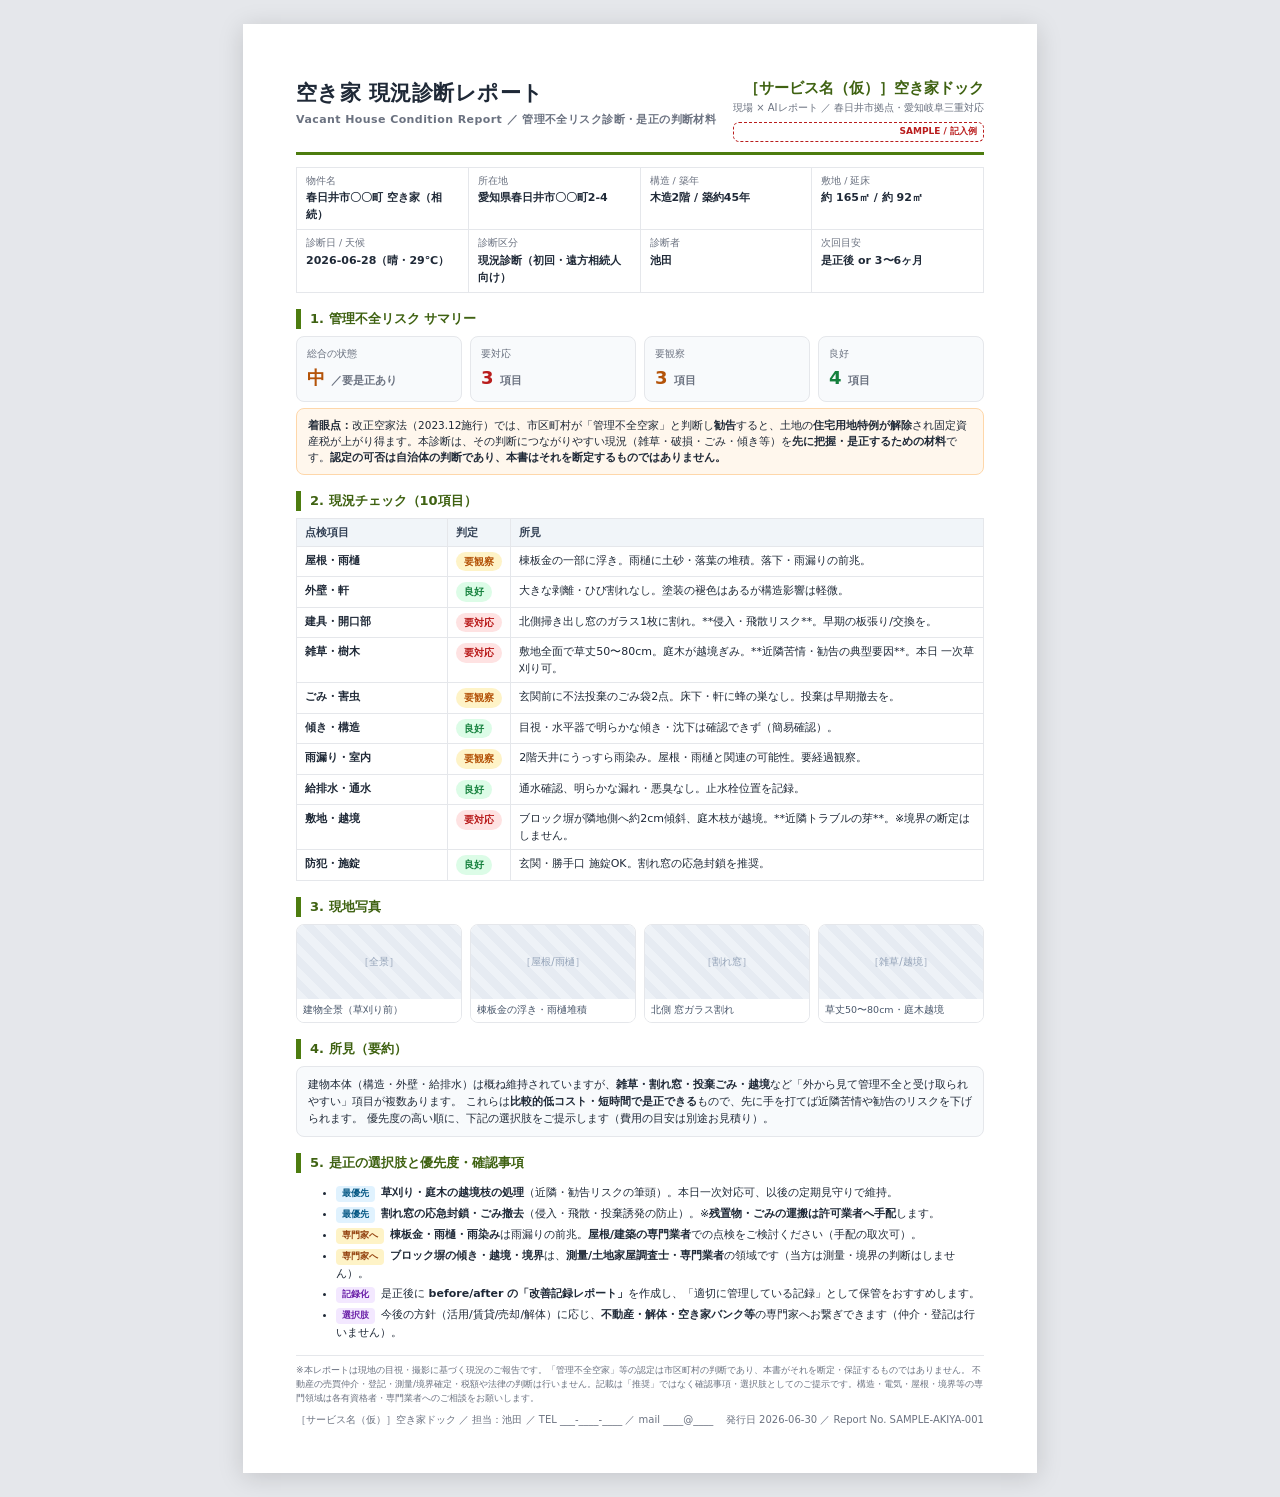
<file: ideas/track-B/sample-report-akiya-shindan.html>
<!DOCTYPE html>
<html lang="ja">
<head>
<meta charset="UTF-8">
<meta name="viewport" content="width=device-width, initial-scale=1.0">
<title>空き家 現況診断レポート（管理不全リスク診断・サンプル）</title>
<style>
  :root{
    --ink:#1f2937; --sub:#6b7280; --line:#e5e7eb; --bg:#f8fafc;
    --brand:#4d7c0f; --brand-d:#3f6212;
    --ok:#15803d; --okbg:#dcfce7; --warn:#b45309; --warnbg:#fef3c7; --bad:#b91c1c; --badbg:#fee2e2;
  }
  *{box-sizing:border-box;}
  body{font-family:"Hiragino Kaku Gothic ProN","Yu Gothic",Meiryo,system-ui,sans-serif;
       color:var(--ink); background:#e5e7eb; margin:0; padding:24px; line-height:1.55;}
  .sheet{width:210mm; min-height:297mm; margin:0 auto; background:#fff; padding:14mm 14mm 12mm;
         box-shadow:0 4px 24px rgba(0,0,0,.15);}
  .head{display:flex; justify-content:space-between; align-items:flex-start;
        border-bottom:3px solid var(--brand); padding-bottom:10px;}
  .title{font-size:21px; font-weight:800; letter-spacing:.02em;}
  .title small{display:block; font-size:11px; color:var(--sub); font-weight:600; margin-top:2px;}
  .logo{text-align:right; font-size:12px; color:var(--brand-d); font-weight:700;}
  .logo .svc{font-size:15px;}
  .logo .tag{font-size:10px; color:var(--sub); font-weight:500;}
  .meta{display:grid; grid-template-columns:repeat(4,1fr); gap:1px; background:var(--line);
        border:1px solid var(--line); margin:12px 0 4px;}
  .meta div{background:#fff; padding:6px 9px; font-size:11px;}
  .meta .k{color:var(--sub); font-size:9.5px; display:block; margin-bottom:1px;}
  .meta .v{font-weight:700;}
  h2{font-size:13px; margin:16px 0 7px; padding-left:9px; border-left:5px solid var(--brand); color:var(--brand-d);}
  .kpis{display:grid; grid-template-columns:repeat(4,1fr); gap:8px;}
  .kpi{border:1px solid var(--line); border-radius:8px; padding:9px 10px; background:var(--bg);}
  .kpi .lab{font-size:10px; color:var(--sub);}
  .kpi .num{font-size:18px; font-weight:800; margin-top:2px;}
  .kpi .num span{font-size:11px; font-weight:600; color:var(--sub);}
  .kpi.good .num{color:var(--ok);} .kpi.warn .num{color:var(--warn);} .kpi.bad .num{color:var(--bad);}
  table{width:100%; border-collapse:collapse; font-size:11px;}
  th,td{border:1px solid var(--line); padding:5px 8px; text-align:left; vertical-align:top;}
  th{background:#f1f5f9; font-weight:700; color:#334155;}
  td.item{font-weight:700; width:22%;}
  .badge{display:inline-block; font-size:10px; font-weight:800; padding:2px 8px; border-radius:999px; white-space:nowrap;}
  .b-ok{color:var(--ok); background:var(--okbg);}
  .b-warn{color:var(--warn); background:var(--warnbg);}
  .b-bad{color:var(--bad); background:var(--badbg);}
  .photos{display:grid; grid-template-columns:repeat(4,1fr); gap:8px;}
  .ph{border:1px solid var(--line); border-radius:8px; overflow:hidden;}
  .ph .img{height:74px; background:repeating-linear-gradient(45deg,#eef2f7,#eef2f7 8px,#e6ebf2 8px,#e6ebf2 16px);
           display:flex; align-items:center; justify-content:center; color:#94a3b8; font-size:10px;}
  .ph .cap{font-size:9.5px; padding:4px 6px; color:#475569; background:#fff;}
  .note{font-size:11px; background:var(--bg); border:1px solid var(--line); border-radius:8px; padding:9px 11px;}
  .next{font-size:11px;}
  .next li{margin:3px 0;}
  .next .tag{display:inline-block; font-size:9px; font-weight:800; padding:1px 6px; border-radius:4px; margin-right:6px;}
  .t-check{background:#e0f2fe; color:#075985;} .t-pro{background:#fef3c7; color:#92400e;} .t-watch{background:#f3e8ff; color:#6b21a8;}
  .risk{font-size:10.5px; background:#fff7ed; border:1px solid #fed7aa; border-radius:8px; padding:8px 11px; margin-top:6px;}
  .disc{font-size:9px; color:var(--sub); border-top:1px solid var(--line); margin-top:14px; padding-top:8px;}
  .foot{display:flex; justify-content:space-between; font-size:10px; color:var(--sub); margin-top:6px;}
  .stamp{color:#b91c1c; border:1px dashed #b91c1c; border-radius:6px; padding:2px 6px; font-weight:700; font-size:9px;}
  @media print{ body{background:#fff; padding:0;} .sheet{box-shadow:none; width:auto; min-height:auto;} }
</style>
</head>
<body>
<div class="sheet">

  <div class="head">
    <div class="title">空き家 現況診断レポート
      <small>Vacant House Condition Report ／ 管理不全リスク診断・是正の判断材料</small>
    </div>
    <div class="logo">
      <div class="svc">［サービス名（仮）］空き家ドック</div>
      <div class="tag">現場 × AIレポート ／ 春日井市拠点・愛知岐阜三重対応</div>
      <div class="stamp" style="margin-top:6px;">SAMPLE / 記入例</div>
    </div>
  </div>

  <div class="meta">
    <div><span class="k">物件名</span><span class="v">春日井市〇〇町 空き家（相続）</span></div>
    <div><span class="k">所在地</span><span class="v">愛知県春日井市〇〇町2-4</span></div>
    <div><span class="k">構造 / 築年</span><span class="v">木造2階 / 築約45年</span></div>
    <div><span class="k">敷地 / 延床</span><span class="v">約 165㎡ / 約 92㎡</span></div>
    <div><span class="k">診断日 / 天候</span><span class="v">2026-06-28（晴・29℃）</span></div>
    <div><span class="k">診断区分</span><span class="v">現況診断（初回・遠方相続人向け）</span></div>
    <div><span class="k">診断者</span><span class="v">池田</span></div>
    <div><span class="k">次回目安</span><span class="v">是正後 or 3〜6ヶ月</span></div>
  </div>

  <h2>1. 管理不全リスク サマリー</h2>
  <div class="kpis">
    <div class="kpi warn"><div class="lab">総合の状態</div><div class="num">中 <span>／要是正あり</span></div></div>
    <div class="kpi bad"><div class="lab">要対応</div><div class="num">3 <span>項目</span></div></div>
    <div class="kpi warn"><div class="lab">要観察</div><div class="num">3 <span>項目</span></div></div>
    <div class="kpi good"><div class="lab">良好</div><div class="num">4 <span>項目</span></div></div>
  </div>
  <div class="risk">
    <b>着眼点：</b>改正空家法（2023.12施行）では、市区町村が「管理不全空家」と判断し<b>勧告</b>すると、土地の<b>住宅用地特例が解除</b>され固定資産税が上がり得ます。本診断は、その判断につながりやすい現況（雑草・破損・ごみ・傾き等）を<b>先に把握・是正するための材料</b>です。<b>認定の可否は自治体の判断であり、本書はそれを断定するものではありません。</b>
  </div>

  <h2>2. 現況チェック（10項目）</h2>
  <table>
    <tr><th>点検項目</th><th>判定</th><th>所見</th></tr>
    <tr><td class="item">屋根・雨樋</td><td><span class="badge b-warn">要観察</span></td><td>棟板金の一部に浮き。雨樋に土砂・落葉の堆積。落下・雨漏りの前兆。</td></tr>
    <tr><td class="item">外壁・軒</td><td><span class="badge b-ok">良好</span></td><td>大きな剥離・ひび割れなし。塗装の褪色はあるが構造影響は軽微。</td></tr>
    <tr><td class="item">建具・開口部</td><td><span class="badge b-bad">要対応</span></td><td>北側掃き出し窓のガラス1枚に割れ。**侵入・飛散リスク**。早期の板張り/交換を。</td></tr>
    <tr><td class="item">雑草・樹木</td><td><span class="badge b-bad">要対応</span></td><td>敷地全面で草丈50〜80cm。庭木が越境ぎみ。**近隣苦情・勧告の典型要因**。本日 一次草刈り可。</td></tr>
    <tr><td class="item">ごみ・害虫</td><td><span class="badge b-warn">要観察</span></td><td>玄関前に不法投棄のごみ袋2点。床下・軒に蜂の巣なし。投棄は早期撤去を。</td></tr>
    <tr><td class="item">傾き・構造</td><td><span class="badge b-ok">良好</span></td><td>目視・水平器で明らかな傾き・沈下は確認できず（簡易確認）。</td></tr>
    <tr><td class="item">雨漏り・室内</td><td><span class="badge b-warn">要観察</span></td><td>2階天井にうっすら雨染み。屋根・雨樋と関連の可能性。要経過観察。</td></tr>
    <tr><td class="item">給排水・通水</td><td><span class="badge b-ok">良好</span></td><td>通水確認、明らかな漏れ・悪臭なし。止水栓位置を記録。</td></tr>
    <tr><td class="item">敷地・越境</td><td><span class="badge b-bad">要対応</span></td><td>ブロック塀が隣地側へ約2cm傾斜、庭木枝が越境。**近隣トラブルの芽**。※境界の断定はしません。</td></tr>
    <tr><td class="item">防犯・施錠</td><td><span class="badge b-ok">良好</span></td><td>玄関・勝手口 施錠OK。割れ窓の応急封鎖を推奨。</td></tr>
  </table>

  <h2>3. 現地写真</h2>
  <div class="photos">
    <div class="ph"><div class="img">［全景］</div><div class="cap">建物全景（草刈り前）</div></div>
    <div class="ph"><div class="img">［屋根/雨樋］</div><div class="cap">棟板金の浮き・雨樋堆積</div></div>
    <div class="ph"><div class="img">［割れ窓］</div><div class="cap">北側 窓ガラス割れ</div></div>
    <div class="ph"><div class="img">［雑草/越境］</div><div class="cap">草丈50〜80cm・庭木越境</div></div>
  </div>

  <h2>4. 所見（要約）</h2>
  <div class="note">
    建物本体（構造・外壁・給排水）は概ね維持されていますが、<b>雑草・割れ窓・投棄ごみ・越境</b>など「外から見て管理不全と受け取られやすい」項目が複数あります。
    これらは<b>比較的低コスト・短時間で是正できる</b>もので、先に手を打てば近隣苦情や勧告のリスクを下げられます。
    優先度の高い順に、下記の選択肢をご提示します（費用の目安は別途お見積り）。
  </div>

  <h2>5. 是正の選択肢と優先度・確認事項</h2>
  <ul class="next">
    <li><span class="tag t-check">最優先</span><b>草刈り・庭木の越境枝の処理</b>（近隣・勧告リスクの筆頭）。本日一次対応可、以後の定期見守りで維持。</li>
    <li><span class="tag t-check">最優先</span><b>割れ窓の応急封鎖・ごみ撤去</b>（侵入・飛散・投棄誘発の防止）。※<b>残置物・ごみの運搬は許可業者へ手配</b>します。</li>
    <li><span class="tag t-pro">専門家へ</span><b>棟板金・雨樋・雨染み</b>は雨漏りの前兆。<b>屋根/建築の専門業者</b>での点検をご検討ください（手配の取次可）。</li>
    <li><span class="tag t-pro">専門家へ</span><b>ブロック塀の傾き・越境・境界</b>は、<b>測量/土地家屋調査士・専門業者</b>の領域です（当方は測量・境界の判断はしません）。</li>
    <li><span class="tag t-watch">記録化</span>是正後に <b>before/after の「改善記録レポート」</b>を作成し、「適切に管理している記録」として保管をおすすめします。</li>
    <li><span class="tag t-watch">選択肢</span>今後の方針（活用/賃貸/売却/解体）に応じ、<b>不動産・解体・空き家バンク等</b>の専門家へお繋ぎできます（仲介・登記は行いません）。</li>
  </ul>

  <div class="disc">
    ※本レポートは現地の目視・撮影に基づく現況のご報告です。「管理不全空家」等の認定は市区町村の判断であり、本書がそれを断定・保証するものではありません。
    不動産の売買仲介・登記・測量/境界確定・税額や法律の判断は行いません。記載は「推奨」ではなく確認事項・選択肢としてのご提示です。構造・電気・屋根・境界等の専門領域は各有資格者・専門業者へのご相談をお願いします。
  </div>
  <div class="foot">
    <span>［サービス名（仮）］空き家ドック ／ 担当：池田 ／ TEL ___-____-____ ／ mail ____@____</span>
    <span>発行日 2026-06-30 ／ Report No. SAMPLE-AKIYA-001</span>
  </div>

</div>
</body>
</html>
</file>
<file: takutoras-site/styles.css>
/* ============================================================
   TAKUTORAS — Apple-style refresh 2026-07-10
   中央寄せ大見出し × 画像ドーン × フラット × 大きな余白
   ============================================================ */

:root {
  --bg: #ffffff;
  --bg-alt: #f5f5f7;
  --ink: #1d1d1f;
  --ink-2: #424245;
  --muted: #6e6e73;
  --muted-2: #86868b;
  --hairline: #d2d2d7;
  --hairline-soft: #e8e8ed;
  --accent: #0e7f96;
  --accent-deep: #0a606f;
  --dark: #000000;
  --dark-tile: rgba(255, 255, 255, 0.06);
  --ok: #15803d;
  --warn: #a16207;
  --bad: #b91c1c;
  --r: 18px;
  --r-lg: 28px;
  --max: 1080px;
  --narrow: 680px;
}

*,
*::before,
*::after {
  box-sizing: border-box;
}

html {
  scroll-behavior: smooth;
}

body {
  margin: 0;
  color: var(--ink);
  background: var(--bg);
  font-family: "Hiragino Sans", "Hiragino Kaku Gothic ProN", "Yu Gothic", "YuGothic", Meiryo, "Noto Sans JP", "Noto Sans CJK JP", system-ui, -apple-system, sans-serif;
  font-size: 16.5px;
  line-height: 1.8;
  overflow-x: hidden;
  -webkit-font-smoothing: antialiased;
}

a {
  color: inherit;
  text-decoration: none;
}

button,
input,
select,
textarea {
  font: inherit;
}

:focus-visible {
  outline: 2px solid var(--accent);
  outline-offset: 3px;
}

::selection {
  background: rgba(14, 127, 150, 0.18);
}

section[id],
.table-row[id],
.scope-card[id],
.risk-grid article[id] {
  scroll-margin-top: 84px;
}

.wrap {
  width: min(var(--max), calc(100% - 48px));
  margin: 0 auto;
}

/* ============ Header (Apple風 ダーク薄型) ============ */

.site-header {
  position: sticky;
  top: 0;
  z-index: 20;
  background: rgba(251, 251, 253, 0.82);
  border-bottom: 1px solid rgba(0, 0, 0, 0.06);
  backdrop-filter: blur(20px) saturate(1.8);
  -webkit-backdrop-filter: blur(20px) saturate(1.8);
}

.nav {
  min-height: 54px;
  display: flex;
  align-items: center;
  justify-content: space-between;
  gap: 22px;
}

.brand {
  display: inline-flex;
  align-items: center;
  gap: 10px;
  min-width: 150px;
}

.brand-mark {
  display: grid;
  place-items: center;
  width: 30px;
  height: 30px;
  color: #fff;
  background: linear-gradient(135deg, var(--accent), var(--accent-deep));
  border-radius: 8px;
  font-weight: 700;
  font-size: 0.9rem;
}

.brand-name {
  color: var(--ink);
  font-size: 0.98rem;
  font-weight: 700;
  line-height: 1.2;
  letter-spacing: 0.02em;
}

.brand-name small {
  display: block;
  color: var(--muted-2);
  font-size: 0.56rem;
  font-weight: 600;
  letter-spacing: 0.26em;
}

.nav-links {
  display: flex;
  align-items: stretch;
  gap: clamp(16px, 2.4vw, 34px);
  color: var(--ink-2);
  font-size: 0.76rem;
  font-weight: 400;
  white-space: nowrap;
}

.nav-links a {
  transition: color 0.18s ease;
}

.nav-links a:hover {
  color: var(--ink);
}

.nav-item {
  position: relative;
  display: flex;
  align-items: center;
}

.nav-item::after {
  content: "";
  position: absolute;
  top: 100%;
  left: 50%;
  transform: translateX(-50%);
  width: 100%;
  height: 18px;
}

.mega {
  position: absolute;
  top: calc(100% + 18px);
  left: 50%;
  transform: translateX(-50%) translateY(-6px);
  z-index: 30;
  padding: 22px 26px;
  background: rgba(251, 251, 253, 0.96);
  border: 1px solid var(--hairline-soft);
  border-radius: 16px;
  box-shadow: 0 24px 60px -24px rgba(0, 0, 0, 0.22);
  opacity: 0;
  pointer-events: none;
  transition: opacity 0.32s cubic-bezier(0.22, 0.61, 0.36, 1), transform 0.32s cubic-bezier(0.22, 0.61, 0.36, 1);
  backdrop-filter: blur(20px) saturate(1.6);
  -webkit-backdrop-filter: blur(20px) saturate(1.6);
}

.nav-item:hover .mega,
.nav-item:focus-within .mega {
  opacity: 1;
  transform: translateX(-50%) translateY(0);
  pointer-events: auto;
}

.mega-inner {
  display: flex;
  gap: 32px;
}

.mega-col {
  display: flex;
  flex-direction: column;
  gap: 11px;
  min-width: 200px;
}

.mega-label {
  margin-bottom: 2px;
  color: var(--muted-2);
  font-size: 0.68rem;
  font-weight: 600;
  letter-spacing: 0.04em;
}

.mega-col a {
  color: var(--ink-2);
  font-size: 0.86rem;
  white-space: nowrap;
}

.mega-col a:hover {
  color: var(--accent);
}

.nav-veil {
  position: fixed;
  top: 54px;
  left: 0;
  right: 0;
  bottom: 0;
  z-index: 15;
  background: rgba(255, 255, 255, 0.65);
  backdrop-filter: blur(22px) saturate(1.3);
  -webkit-backdrop-filter: blur(22px) saturate(1.3);
  opacity: 0;
  pointer-events: none;
  transition: opacity 0.34s cubic-bezier(0.22, 0.61, 0.36, 1);
}

.site-header:has(.nav-item:hover) + .nav-veil,
.site-header:has(.nav-item:focus-within) + .nav-veil {
  opacity: 1;
}

@media (prefers-reduced-motion: reduce) {
  .mega,
  .nav-veil {
    transition: none;
  }
}

.nav-cta {
  display: inline-flex;
  align-items: center;
  justify-content: center;
  min-height: 32px;
  padding: 5px 16px;
  color: #fff;
  background: var(--accent);
  border-radius: 999px;
  font-size: 0.8rem;
  font-weight: 600;
  white-space: nowrap;
  transition: background 0.18s ease;
}

.nav-cta:hover {
  background: var(--accent-deep);
}

/* ============ Typography ============ */

h1,
h2,
h3,
h4,
p {
  overflow-wrap: break-word;
  word-break: normal;
  line-break: strict;
}

h1,
h2,
h3,
h4 {
  margin: 0;
  color: var(--ink);
  font-weight: 700;
  font-feature-settings: "palt";
  letter-spacing: 0.005em;
}

h1 {
  font-size: clamp(2.2rem, 5.6vw, 4.6rem);
  line-height: 1.18;
  font-weight: 700;
}

h2 {
  font-size: clamp(1.9rem, 4vw, 3.2rem);
  line-height: 1.22;
  font-weight: 700;
}

h3 {
  font-size: 1.12rem;
  line-height: 1.5;
}

.h1-line,
.heading-line {
  display: block;
}

.keep {
  display: inline-block;
  white-space: nowrap;
}

.eyebrow {
  display: block;
  margin: 0 0 10px;
  padding: 0;
  color: var(--muted);
  background: none;
  border: 0;
  font-size: 0.98rem;
  font-weight: 400;
  letter-spacing: 0;
}

.eyebrow.inverse {
  color: #a1a1a6;
}

/* ============ Sections ============ */

.section {
  padding: clamp(90px, 11vw, 150px) 0;
}

.muted {
  background: var(--bg-alt);
}

.section-head {
  max-width: 720px;
  margin: 0 auto clamp(48px, 6vw, 72px);
  text-align: center;
}

.section-head.wide {
  max-width: 780px;
}

.section-head h2 {
  text-wrap: balance;
}

.section-head p {
  margin: 20px auto 0;
  max-width: 620px;
  color: var(--muted);
  font-size: 1.06rem;
  line-height: 1.85;
}

.company-lede {
  color: var(--muted);
}

/* ============ Hero (画像ドーン) ============ */

.hero {
  padding: clamp(72px, 9vw, 128px) 0 clamp(90px, 10vw, 140px);
  background: var(--bg);
}

.hero-copy {
  max-width: 860px;
  text-align: center;
}

.hero-copy h1 {
  text-wrap: balance;
}

.hero-copy .eyebrow {
  letter-spacing: 0;
}

.service-chips {
  display: flex;
  flex-wrap: wrap;
  justify-content: center;
  gap: 4px 0;
  max-width: 720px;
  margin: 26px auto 0;
}

.service-chips span {
  padding: 0;
  color: var(--muted-2);
  background: none;
  border-radius: 0;
  font-size: 0.98rem;
  font-weight: 500;
}

.service-chips span:not(:last-child)::after {
  content: "・";
  margin: 0 6px;
  color: var(--hairline);
}

.hero-actions {
  display: flex;
  flex-wrap: wrap;
  justify-content: center;
  gap: 14px;
  margin-top: 36px;
}

.btn {
  display: inline-flex;
  align-items: center;
  justify-content: center;
  min-height: 44px;
  padding: 0 24px;
  border: 0;
  border-radius: 999px;
  font-size: 0.94rem;
  font-weight: 400;
  transition: background 0.18s ease, color 0.18s ease, box-shadow 0.18s ease;
}

.btn-primary {
  color: #fff;
  background: var(--accent);
}

.btn-primary:hover {
  background: var(--accent-deep);
}

.btn-secondary {
  color: var(--accent);
  background: transparent;
  box-shadow: inset 0 0 0 1px var(--hairline);
}

.btn-secondary:hover {
  box-shadow: inset 0 0 0 1px var(--accent);
}

.hero-media {
  position: relative;
  width: min(1320px, calc(100% - 24px));
  margin-top: clamp(52px, 7vw, 88px);
}

.hero-media img {
  display: block;
  width: 100%;
  aspect-ratio: 16 / 9;
  object-fit: cover;
  border-radius: var(--r-lg);
  box-shadow: 0 1px 2px rgba(0, 0, 0, 0.04);
}

.case-label {
  position: absolute;
  top: 20px;
  left: 20px;
  z-index: 2;
  padding: 8px 16px;
  color: #fff;
  background: rgba(11, 18, 22, 0.6);
  border-radius: 999px;
  font-size: 0.76rem;
  font-weight: 600;
  letter-spacing: 0.04em;
  backdrop-filter: blur(10px);
  -webkit-backdrop-filter: blur(10px);
}

.hero-report-sample {
  position: relative;
  z-index: 2;
  max-width: 680px;
  margin: -72px auto 0;
  padding: 28px;
  background: rgba(255, 255, 255, 0.92);
  border-radius: 22px;
  box-shadow: 0 12px 36px -14px rgba(0, 0, 0, 0.16);
  backdrop-filter: blur(16px);
  -webkit-backdrop-filter: blur(16px);
  text-align: left;
}

.sample-head {
  display: flex;
  align-items: flex-start;
  justify-content: space-between;
  gap: 16px;
  padding-bottom: 14px;
  border-bottom: 1px solid var(--hairline-soft);
}

.sample-head span {
  color: var(--muted);
  font-size: 0.76rem;
  font-weight: 600;
  letter-spacing: 0.06em;
}

.sample-head strong {
  color: var(--ink);
  font-size: 1.06rem;
  line-height: 1.42;
  text-align: right;
}

.sample-grid {
  display: grid;
  grid-template-columns: repeat(3, minmax(0, 1fr));
  gap: 8px;
  margin-top: 16px;
}

.sample-grid div {
  padding: 11px 13px;
  background: var(--bg-alt);
  border-radius: 12px;
}

.sample-grid span {
  display: block;
  color: var(--muted);
  font-size: 0.7rem;
  font-weight: 600;
}

.sample-grid strong {
  display: block;
  color: var(--ink);
  font-size: 0.94rem;
  font-weight: 700;
}

.hero-report-sample ul {
  display: grid;
  gap: 7px;
  margin: 16px 0 0;
  padding-left: 18px;
  color: var(--ink-2);
  font-size: 0.88rem;
  line-height: 1.65;
}

/* ============ Case sections（中央見出し→画像→報告書） ============ */

.case-section {
  padding: clamp(100px, 12vw, 160px) 0;
  background: var(--bg);
}

.case-section.muted {
  background: var(--bg-alt);
}

.case-inner {
  display: flex;
  flex-direction: column;
  align-items: center;
}

.case-head {
  max-width: 760px;
  text-align: center;
}

.case-head h2 {
  text-wrap: balance;
}

.case-card {
  position: relative;
  width: 100vw;
  margin: clamp(40px, 5vw, 60px) calc(50% - 50vw) 0;
}

.case-label.small {
  top: 18px;
  left: 18px;
  font-size: 0.73rem;
}

.case-card img {
  display: block;
  width: 100%;
  aspect-ratio: 16 / 9;
  object-fit: cover;
  border-radius: var(--r-lg);
  
}

.report-frame {
  padding: 0;
  background: none;
  border-radius: 0;
  box-shadow: none;
}

.case-sample {
  position: relative;
  z-index: 2;
  width: min(640px, calc(100% - 28px));
  margin: -76px auto 0;
}

.mini-sheet {
  padding: 26px;
  background: #fff;
  border-radius: 20px;
  color: var(--ink);
  font-size: 0.72rem;
  box-shadow: 0 12px 32px -14px rgba(0, 0, 0, 0.14);
}

.case-sample .mini-sheet {
  font-size: 0.7rem;
}

.m-head {
  display: flex;
  justify-content: space-between;
  gap: 14px;
  padding-bottom: 12px;
  border-bottom: 1px solid var(--hairline-soft);
}

.m-title {
  color: var(--ink);
  font-size: 0.98rem;
  font-weight: 700;
}

.m-title small {
  display: block;
  color: var(--muted-2);
  font-size: 0.64rem;
  font-weight: 500;
  letter-spacing: 0.05em;
}

.m-logo {
  color: var(--accent);
  font-weight: 700;
  text-align: right;
}

.stamp {
  margin-top: 4px;
  color: var(--bad);
  border: 1px dashed var(--bad);
  border-radius: 999px;
  padding: 1px 8px;
  font-size: 0.6rem;
  letter-spacing: 0.1em;
}

.mini-meta,
.mini-kpis,
.mini-photos {
  display: grid;
  grid-template-columns: repeat(4, minmax(0, 1fr));
  gap: 7px;
}

.mini-meta {
  margin: 14px 0;
}

.mini-meta div,
.mini-kpi {
  padding: 9px 10px;
  background: var(--bg-alt);
  border-radius: 10px;
}

.mini-meta .k,
.mini-kpi .lab {
  display: block;
  color: var(--muted);
  font-size: 0.62rem;
}

.mini-meta .v,
.mini-kpi .num {
  display: block;
  color: var(--ink);
  font-weight: 700;
}

.mini-kpi .num {
  font-size: 1rem;
  font-variant-numeric: tabular-nums;
}

.mini-sheet h4 {
  margin: 16px 0 8px;
  color: var(--ink);
  font-size: 0.8rem;
  font-weight: 700;
  letter-spacing: 0.02em;
}

.mini-kpi.warn .num {
  color: var(--warn);
}

.mini-kpi.good .num {
  color: var(--ok);
}

.mini-table {
  width: 100%;
  border-collapse: collapse;
  font-size: 0.68rem;
}

.mini-table th,
.mini-table td {
  padding: 7px 8px;
  border-bottom: 1px solid var(--hairline-soft);
  text-align: left;
}

.mini-table th {
  color: var(--muted);
  font-weight: 600;
  border-bottom: 1px solid var(--hairline);
}

.mini-badge {
  display: inline-block;
  padding: 1px 8px;
  border-radius: 999px;
  font-size: 0.6rem;
  font-weight: 700;
  white-space: nowrap;
}

.mini-badge.ok {
  color: var(--ok);
  background: #e3f6e9;
}

.mini-badge.warn {
  color: var(--warn);
  background: #faf1d8;
}

.mini-badge.bad {
  color: var(--bad);
  background: #fbe5e5;
}

.mini-photos div {
  min-height: 56px;
  padding: 9px 5px;
  background: var(--bg-alt);
  border-radius: 10px;
  text-align: center;
}

.mini-photos span,
.mini-photos small {
  display: block;
}

.mini-photos span {
  color: var(--ink);
  font-weight: 700;
}

.mini-photos small,
.mini-disc {
  color: var(--muted);
}

.mini-disc {
  margin: 14px 0 0;
  padding-top: 10px;
  border-top: 1px solid var(--hairline-soft);
  font-size: 0.62rem;
  line-height: 1.65;
}

.case-report {
  display: grid;
  grid-template-columns: repeat(3, minmax(0, 1fr));
  gap: 10px;
  width: min(640px, 100%);
  margin: 20px auto 0;
}

.case-report div {
  padding: 13px 16px;
  background: var(--bg-alt);
  border-radius: 14px;
}

.muted .case-report div {
  background: #fff;
}

.case-report span {
  display: block;
  color: var(--muted);
  font-size: 0.7rem;
  font-weight: 600;
}

.case-report strong {
  display: block;
  color: var(--ink);
  font-size: 0.95rem;
  font-weight: 700;
}

/* ============ Proof strip（ダークパネル） ============ */

.proof-strip {
  padding: clamp(80px, 9vw, 120px) 0;
  background: var(--dark);
}

.proof-grid {
  display: grid;
  grid-template-columns: repeat(4, minmax(0, 1fr));
  gap: clamp(24px, 4vw, 48px);
}

.proof-item span {
  color: #66c8d8;
  font-size: 0.78rem;
  font-weight: 700;
  letter-spacing: 0.2em;
  font-variant-numeric: tabular-nums;
}

.proof-item strong {
  display: block;
  margin: 10px 0 8px;
  color: #f5f5f7;
  font-size: 1.22rem;
  font-weight: 700;
}

.proof-item p {
  margin: 0;
  color: #9ba4ab;
  font-size: 0.92rem;
  line-height: 1.75;
}

/* ============ タイルグリッド ============ */

.audience-grid,
.risk-grid,
.why-grid,
.partner-grid {
  display: grid;
  gap: 16px;
}

.audience-grid {
  grid-template-columns: repeat(4, minmax(0, 1fr));
}

.risk-grid {
  grid-template-columns: repeat(4, minmax(0, 1fr));
}

.why-grid {
  grid-template-columns: repeat(3, minmax(0, 1fr));
}

.partner-grid {
  grid-template-columns: repeat(2, minmax(0, 1fr));
}

.audience-grid article,
.risk-grid article,
.why-grid article,
.partner-grid article {
  padding: 30px 26px;
  background: var(--bg-alt);
  border-radius: var(--r);
}

.muted .audience-grid article,
.muted .risk-grid article,
.muted .why-grid article,
.muted .partner-grid article {
  background: #fff;
}

.audience-grid h3,
.why-grid h3,
.partner-grid h3 {
  margin-bottom: 10px;
}

.audience-grid p,
.risk-grid p,
.why-grid p,
.partner-grid p {
  margin: 0;
  color: var(--muted);
  font-size: 0.94rem;
  line-height: 1.75;
}

.risk-grid span {
  display: block;
  color: var(--accent);
  font-size: 0.8rem;
  font-weight: 700;
  letter-spacing: 0.18em;
  font-variant-numeric: tabular-nums;
}

.risk-grid h3 {
  margin: 12px 0 8px;
}

/* ============ Inspection table ============ */

.inspection-table {
  overflow: hidden;
  background: #fff;
  border-radius: var(--r);
}

.table-row {
  display: grid;
  grid-template-columns: 0.82fr 1.35fr 1fr;
  border-top: 1px solid var(--hairline-soft);
}

.table-row:first-child {
  border-top: 0;
}

.table-row > div {
  padding: 18px 22px;
}

.table-row > div:first-child {
  font-weight: 700;
  color: var(--ink);
}

.table-row:not(.table-head) > div:not(:first-child) {
  color: var(--ink-2);
  font-size: 0.95rem;
}

.table-head {
  color: #f5f5f7;
  background: var(--ink);
  font-weight: 600;
  font-size: 0.9rem;
}

.table-head > div:first-child {
  color: #f5f5f7;
}

/* ============ Report section ============ */

.report-main {
  width: min(720px, 100%);
  margin: 0 auto;
}

.report-main .mini-sheet {
  padding: 30px;
  font-size: 0.76rem;
  box-shadow: 0 14px 40px -16px rgba(0, 0, 0, 0.14);
}

.check-list {
  display: grid;
  grid-template-columns: repeat(3, minmax(0, 1fr));
  gap: 14px;
  width: min(880px, 100%);
  margin: clamp(36px, 5vw, 52px) auto 0;
  padding: 0;
  list-style: none;
}

.check-list li {
  position: relative;
  padding: 18px 20px 18px 46px;
  background: var(--bg-alt);
  border-radius: 14px;
  color: var(--ink-2);
  font-size: 0.9rem;
  line-height: 1.65;
}

.muted .check-list li {
  background: #fff;
}

.check-list li::before {
  content: "";
  position: absolute;
  top: 24px;
  left: 18px;
  width: 17px;
  height: 17px;
  border-radius: 50%;
  background: var(--accent);
  transform: translateY(-50%);
}

.check-list li::after {
  content: "";
  position: absolute;
  top: 24px;
  left: 24px;
  width: 5px;
  height: 9px;
  border-right: 2px solid #fff;
  border-bottom: 2px solid #fff;
  transform: translateY(-64%) rotate(42deg);
}

/* ============ Scope ============ */

.scope-grid {
  display: grid;
  grid-template-columns: repeat(2, minmax(0, 1fr));
  gap: 16px;
}

.scope-card {
  padding: 34px 30px;
  background: #fff;
  border-radius: var(--r);
}

.scope-card h3 {
  margin-bottom: 18px;
  font-size: 1.18rem;
}

.scope-card ul {
  margin: 0;
  padding: 0;
  list-style: none;
}

.scope-card li {
  position: relative;
  padding: 11px 0 11px 30px;
  border-top: 1px solid var(--hairline-soft);
  color: var(--ink-2);
  font-size: 0.96rem;
}

.scope-card li:first-child {
  border-top: 0;
}

.scope-card.do li::before {
  content: "✓";
  position: absolute;
  left: 2px;
  color: var(--ok);
  font-weight: 700;
}

.scope-card.dont li::before {
  content: "×";
  position: absolute;
  left: 2px;
  color: var(--muted-2);
  font-weight: 700;
}

/* ============ Process ============ */

.process-list {
  display: grid;
  grid-template-columns: repeat(4, minmax(0, 1fr));
  gap: 16px;
  margin: 0;
  padding: 0;
  list-style: none;
  counter-reset: none;
}

.process-list li {
  padding: 30px 26px;
  background: #fff;
  border-radius: var(--r);
}

.muted .process-list li {
  background: #fff;
}

.process-list span {
  display: grid;
  place-items: center;
  width: 36px;
  height: 36px;
  margin-bottom: 18px;
  color: #fff;
  background: var(--accent);
  border-radius: 999px;
  font-weight: 700;
  font-variant-numeric: tabular-nums;
}

.process-list strong {
  display: block;
  color: var(--ink);
  font-size: 1.05rem;
}

.process-list p {
  margin: 8px 0 0;
  color: var(--muted);
  font-size: 0.9rem;
  line-height: 1.75;
}

/* ============ Company ============ */

.company-panel {
  width: min(720px, 100%);
  margin: 0 auto;
  padding: 34px 36px;
  background: #fff;
  border-radius: var(--r);
}

.company-table {
  margin: 0;
}

.company-table div {
  display: grid;
  grid-template-columns: 140px 1fr;
  gap: 14px;
  padding: 14px 0;
  border-bottom: 1px solid var(--hairline-soft);
}

.company-table div:last-child {
  border-bottom: 0;
}

.company-table dt {
  color: var(--muted);
  font-weight: 500;
}

.company-table dd {
  margin: 0;
  color: var(--ink);
  font-weight: 600;
  text-align: right;
  line-height: 1.62;
}

/* ============ FAQ ============ */

.faq-list {
  display: grid;
  gap: 12px;
  width: min(780px, 100%);
  margin: 0 auto;
}

.faq-list details {
  background: #fff;
  border-radius: 16px;
  overflow: hidden;
}

.faq-list summary {
  position: relative;
  padding: 21px 56px 21px 26px;
  color: var(--ink);
  cursor: pointer;
  font-weight: 700;
  font-size: 1.02rem;
  list-style: none;
  transition: background 0.18s ease;
}

.faq-list summary::-webkit-details-marker {
  display: none;
}

.faq-list summary::after {
  content: "+";
  position: absolute;
  top: 50%;
  right: 22px;
  display: grid;
  place-items: center;
  width: 26px;
  height: 26px;
  color: var(--accent);
  font-size: 1.2rem;
  font-weight: 500;
  line-height: 1;
  transform: translateY(-50%);
  transition: transform 0.2s ease;
}

.faq-list details[open] summary::after {
  transform: translateY(-50%) rotate(45deg);
}

.faq-list summary:hover {
  background: #fafafa;
}

.faq-list p {
  margin: 0;
  padding: 0 26px 22px;
  color: var(--muted);
  font-size: 0.95rem;
  line-height: 1.8;
}

/* ============ Contact（ダークで締め） ============ */

.contact-section {
  color: #f5f5f7;
  background: var(--dark);
}

.contact-grid {
  display: grid;
  grid-template-columns: repeat(2, minmax(0, 1fr));
  gap: clamp(36px, 6vw, 72px);
}

.contact-section h2 {
  color: #f5f5f7;
}

.contact-section p {
  color: #9ba4ab;
}

.contact-cards {
  display: grid;
  gap: 12px;
  margin-top: 28px;
}

.contact-cards div {
  padding: 17px 20px;
  background: var(--dark-tile);
  border-radius: 14px;
}

.contact-cards strong,
.contact-cards span {
  display: block;
}

.contact-cards strong {
  color: #f5f5f7;
  font-weight: 600;
}

.contact-cards span {
  color: #9ba4ab;
  font-size: 0.92rem;
}

.contact-cards a {
  color: #d8eef3;
  text-decoration: none;
  transition: color 0.18s ease;
}

.contact-cards a:hover {
  color: #fff;
  text-decoration: underline;
}

.contact-form {
  display: grid;
  gap: 13px;
  padding: 32px;
  color: var(--ink);
  background: #fff;
  border-radius: 22px;
}

.contact-form label {
  color: var(--ink-2);
  font-weight: 600;
  font-size: 0.88rem;
}

.contact-form input,
.contact-form select,
.contact-form textarea {
  width: 100%;
  border: 1px solid var(--hairline);
  border-radius: 12px;
  padding: 13px 15px;
  color: var(--ink);
  background: #fff;
  transition: border-color 0.18s ease, box-shadow 0.18s ease;
}

.contact-form input:focus,
.contact-form select:focus,
.contact-form textarea:focus {
  outline: none;
  border-color: var(--accent);
  box-shadow: 0 0 0 3.5px rgba(14, 127, 150, 0.14);
}

.contact-form textarea {
  min-height: 112px;
  resize: vertical;
}

.contact-form button {
  min-height: 50px;
  border: 0;
  border-radius: 999px;
  color: #fff;
  background: var(--accent);
  font-weight: 600;
  cursor: pointer;
  transition: background 0.18s ease;
}

.contact-form button:hover {
  background: var(--accent-deep);
}

.form-note {
  margin: 0;
  color: var(--muted) !important;
  font-size: 0.8rem;
  text-align: center;
}

/* ============ Footer（Apple風ライトグレー） ============ */

.site-footer {
  padding: 34px 0 28px;
  color: var(--muted);
  background: var(--bg-alt);
  font-size: 0.78rem;
}

.footer-grid {
  display: grid;
  grid-template-columns: 0.8fr 1.2fr;
  gap: 28px;
  align-items: start;
  padding-bottom: 18px;
  border-bottom: 1px solid var(--hairline);
}

.footer-grid strong {
  color: var(--ink);
  font-size: 0.95rem;
  letter-spacing: 0.02em;
}

.footer-grid p {
  margin: 4px 0 0;
  color: var(--muted-2);
}

.footer-grid nav {
  display: flex;
  flex-wrap: wrap;
  justify-content: flex-end;
  gap: 10px 22px;
  color: var(--ink-2);
  font-weight: 500;
}

.footer-grid nav a {
  transition: color 0.18s ease;
}

.footer-grid nav a:hover {
  color: var(--ink);
}

.footer-legal {
  margin-top: 16px;
  color: var(--muted-2);
  font-size: 0.72rem;
  line-height: 1.8;
}

/* ============ Responsive ============ */

@media (max-width: 960px) {
  .nav-links {
    display: none;
  }

  .contact-grid,
  .footer-grid,
  .scope-grid {
    grid-template-columns: 1fr;
  }

  .proof-grid,
  .risk-grid,
  .process-list,
  .audience-grid {
    grid-template-columns: repeat(2, minmax(0, 1fr));
  }

  .why-grid {
    grid-template-columns: repeat(3, minmax(0, 1fr));
  }

  .check-list {
    grid-template-columns: repeat(2, minmax(0, 1fr));
  }
}

@media (max-width: 720px) {
  .wrap {
    width: min(calc(100vw - 32px), var(--max));
  }

  .nav {
    min-height: 52px;
  }

  .brand {
    min-width: 0;
  }

  .brand-name {
    font-size: 0.92rem;
  }

  .nav-cta {
    min-height: 30px;
    padding: 4px 13px;
    font-size: 0.76rem;
  }

  .hero {
    padding-top: 52px;
  }

  h1 {
    font-size: clamp(1.8rem, 8vw, 2.3rem);
    line-height: 1.3;
  }

  h2 {
    font-size: clamp(1.5rem, 6.6vw, 1.95rem);
  }

  .h1-line,
  .heading-line {
    display: inline;
  }

  .h1-line .keep {
    white-space: normal;
  }

  .hero-actions .btn {
    width: 100%;
  }

  .hero-media img,
  .case-card img {
    border-radius: 20px;
  }

  .hero-report-sample {
    margin: -40px 8px 0;
    padding: 20px;
  }

  .case-sample {
    width: calc(100% - 16px);
    margin-top: -44px;
  }

  .mini-sheet {
    padding: 20px;
  }

  .report-main .mini-sheet {
    padding: 22px;
  }

  .case-report {
    gap: 8px;
  }

  .case-report div {
    padding: 10px 10px;
  }

  .case-report strong {
    font-size: 0.84rem;
  }

  .proof-grid,
  .audience-grid,
  .risk-grid,
  .why-grid,
  .partner-grid,
  .process-list,
  .check-list {
    grid-template-columns: 1fr;
  }

  .sample-head {
    display: block;
  }

  .sample-head strong {
    display: block;
    margin-top: 5px;
    text-align: left;
  }

  .table-row,
  .table-head {
    grid-template-columns: 1fr;
  }

  .table-row > div {
    padding: 13px 18px;
    border-top: 1px solid var(--hairline-soft);
  }

  .table-row > div:first-child {
    border-top: 0;
    padding-bottom: 4px;
  }

  .table-row:not(.table-head) > div:not(:first-child) {
    padding-top: 4px;
    border-top: 0;
  }

  .table-row:not(.table-head) > div:last-child {
    padding-bottom: 16px;
  }

  .mini-meta,
  .mini-kpis,
  .mini-photos {
    grid-template-columns: repeat(2, minmax(0, 1fr));
  }

  .company-table div {
    grid-template-columns: 1fr;
    gap: 4px;
  }

  .company-table dd {
    text-align: left;
  }

  .footer-grid nav {
    justify-content: flex-start;
  }
}


/* ============ Apple v2: gradient text ============ */

.grad {
  background: linear-gradient(92deg, var(--accent) 10%, #35b6ca 60%, #6fd0de 95%);
  -webkit-background-clip: text;
  background-clip: text;
  color: transparent;
  -webkit-text-fill-color: transparent;
}

/* ============ Apple v2: dark case panels ============ */

.case-section.dark {
  background: var(--dark);
}

.case-section.dark .eyebrow {
  color: #66c8d8;
}

.case-section.dark h2 {
  color: #f5f5f7;
}

.case-section.dark .case-report div {
  background: #161617;
}

.case-section.dark .case-report span {
  color: #86868b;
}

.case-section.dark .case-report strong {
  color: #f5f5f7;
}



/* ============ Apple v2: scroll reveal ============ */

.reveal {
  opacity: 0;
  transform: translateY(26px);
  transition: opacity 0.8s cubic-bezier(0.22, 0.61, 0.36, 1), transform 0.8s cubic-bezier(0.22, 0.61, 0.36, 1);
  will-change: opacity, transform;
}

.reveal.in {
  opacity: 1;
  transform: none;
}

@media (prefers-reduced-motion: reduce) {
  .reveal {
    opacity: 1;
    transform: none;
    transition: none;
  }
}
</file>
